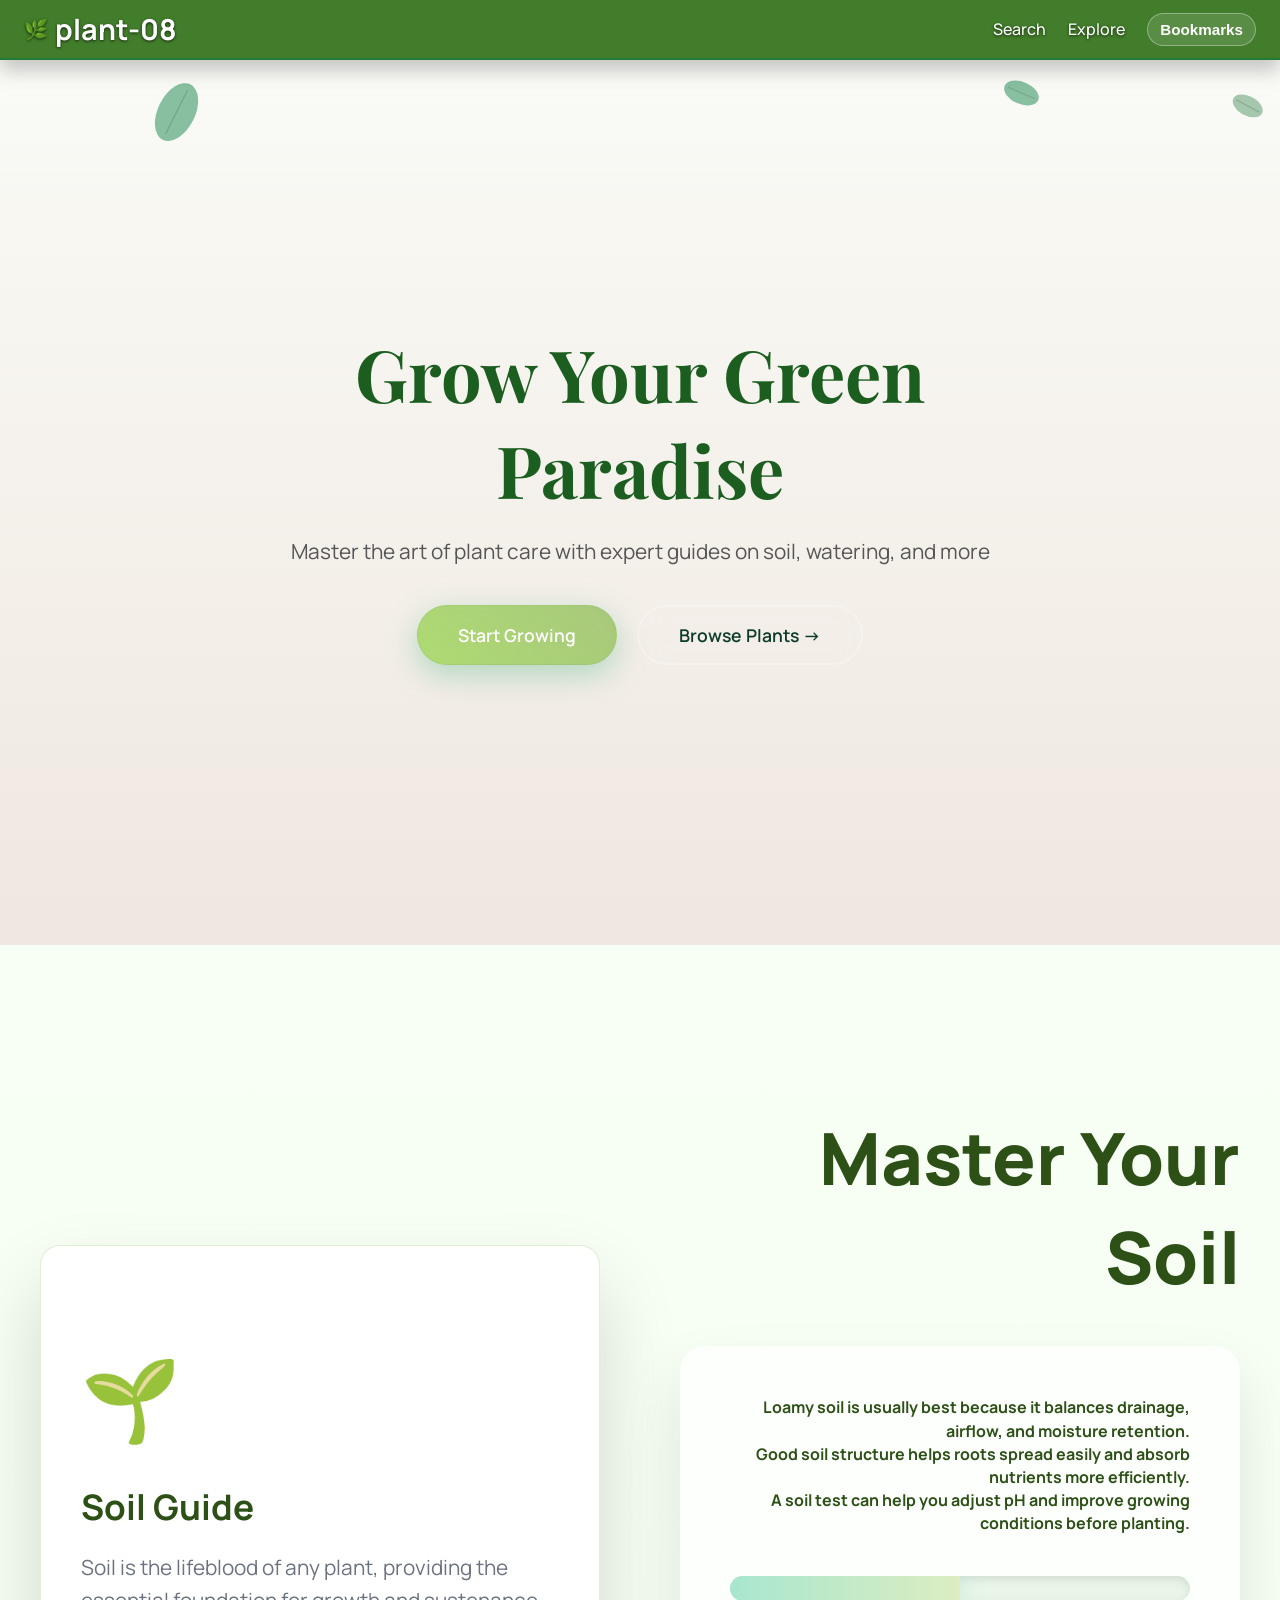
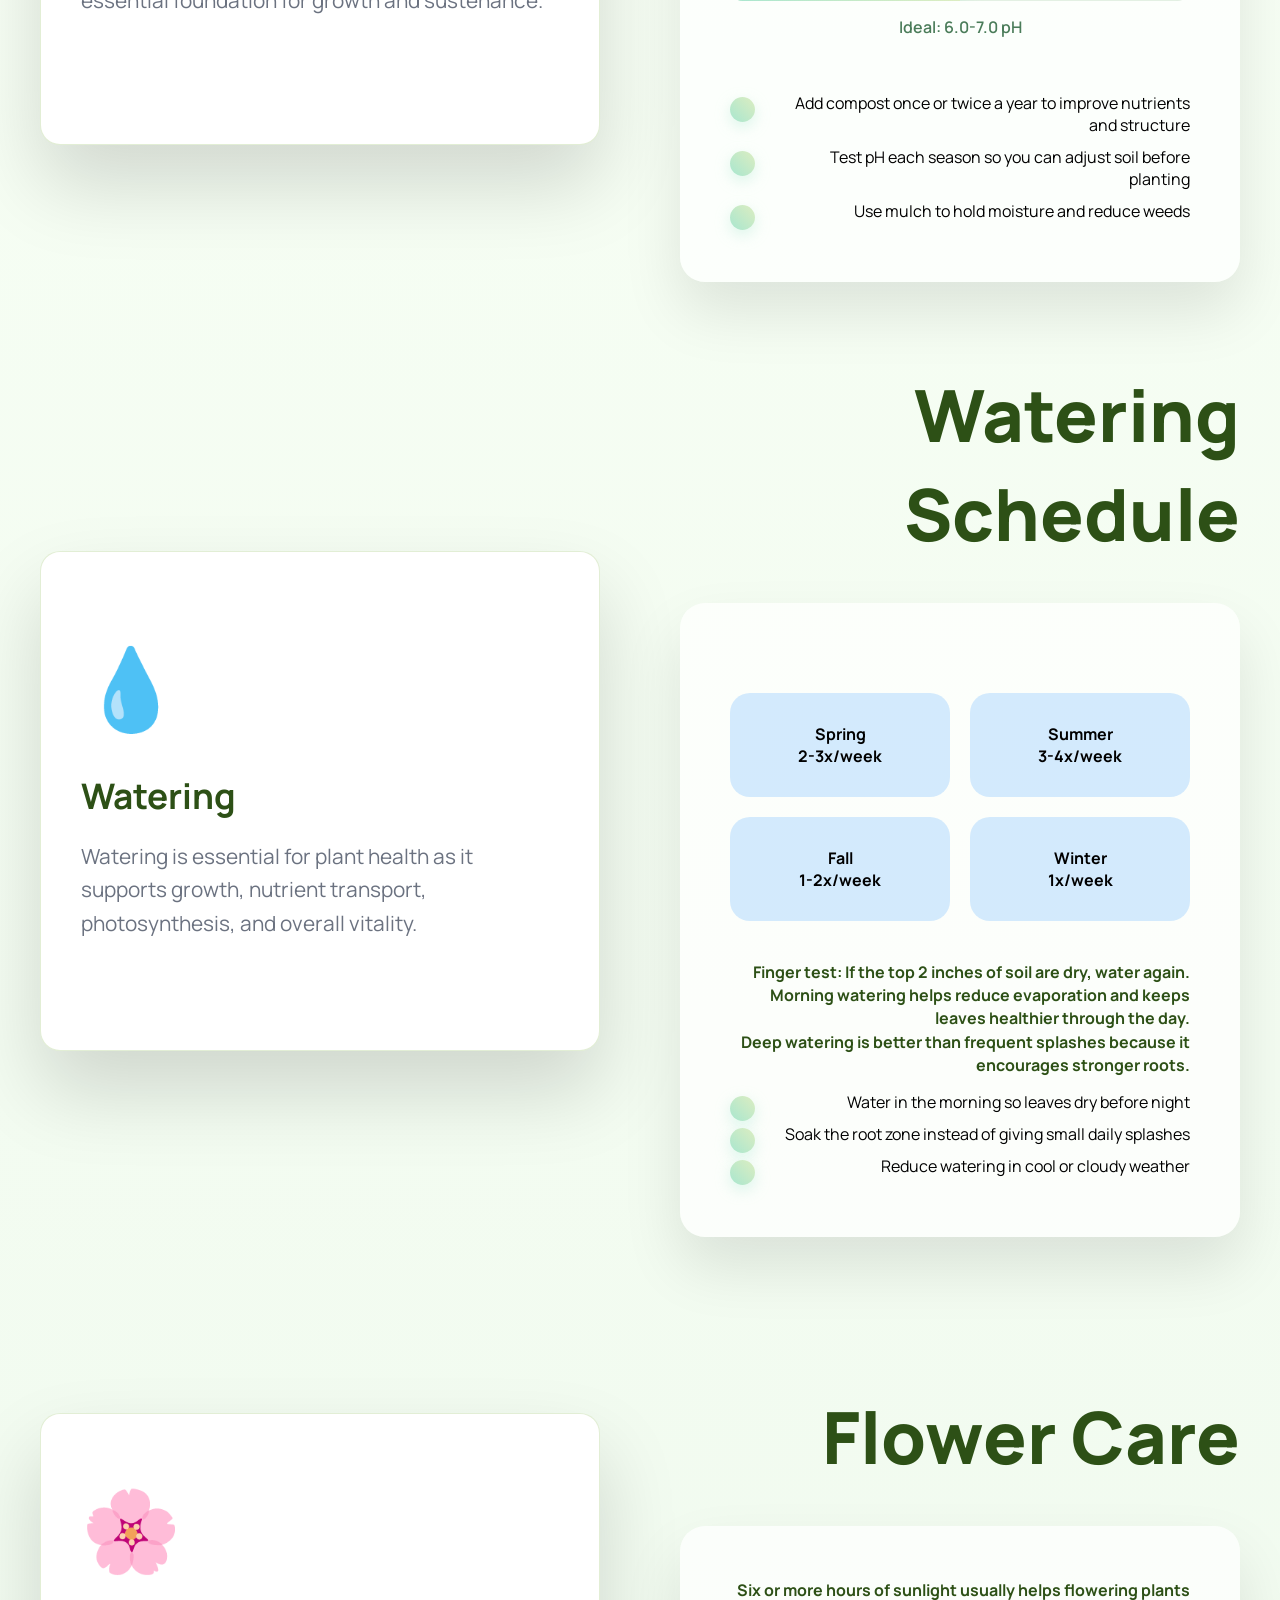
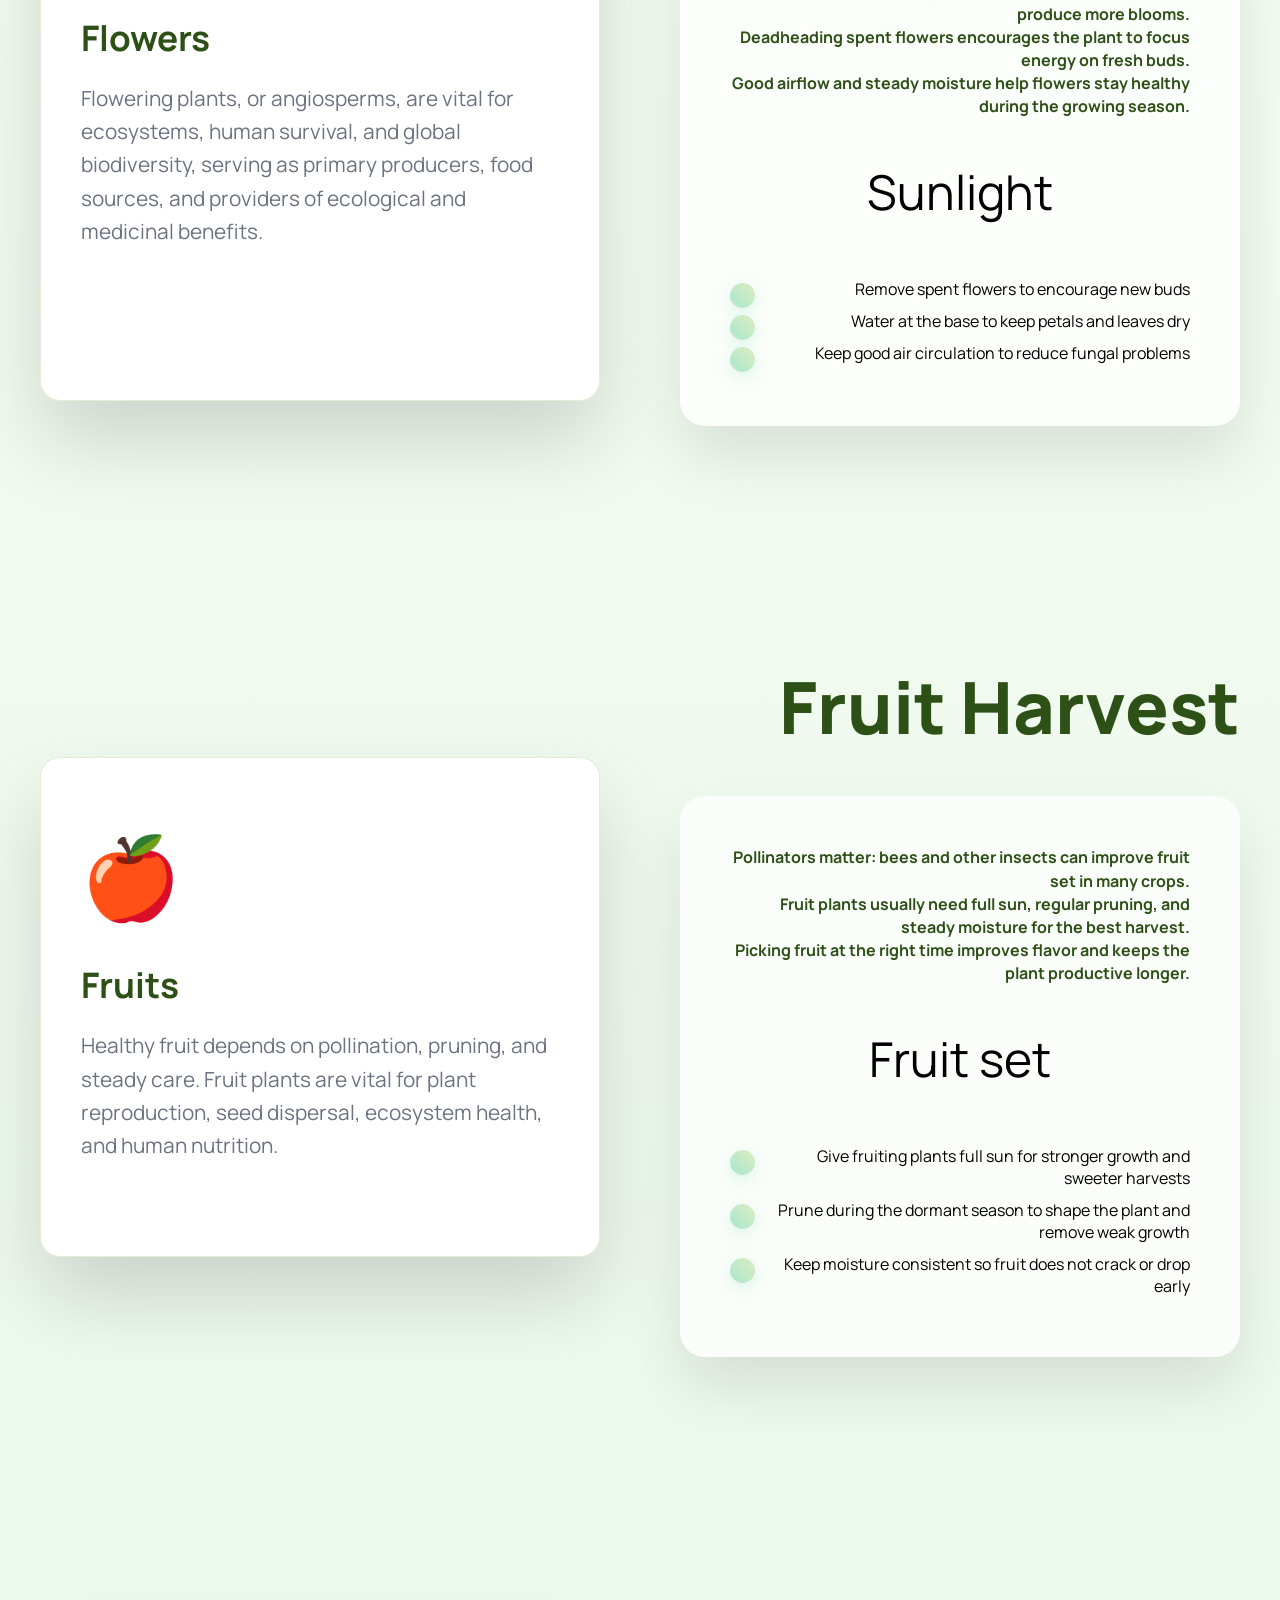
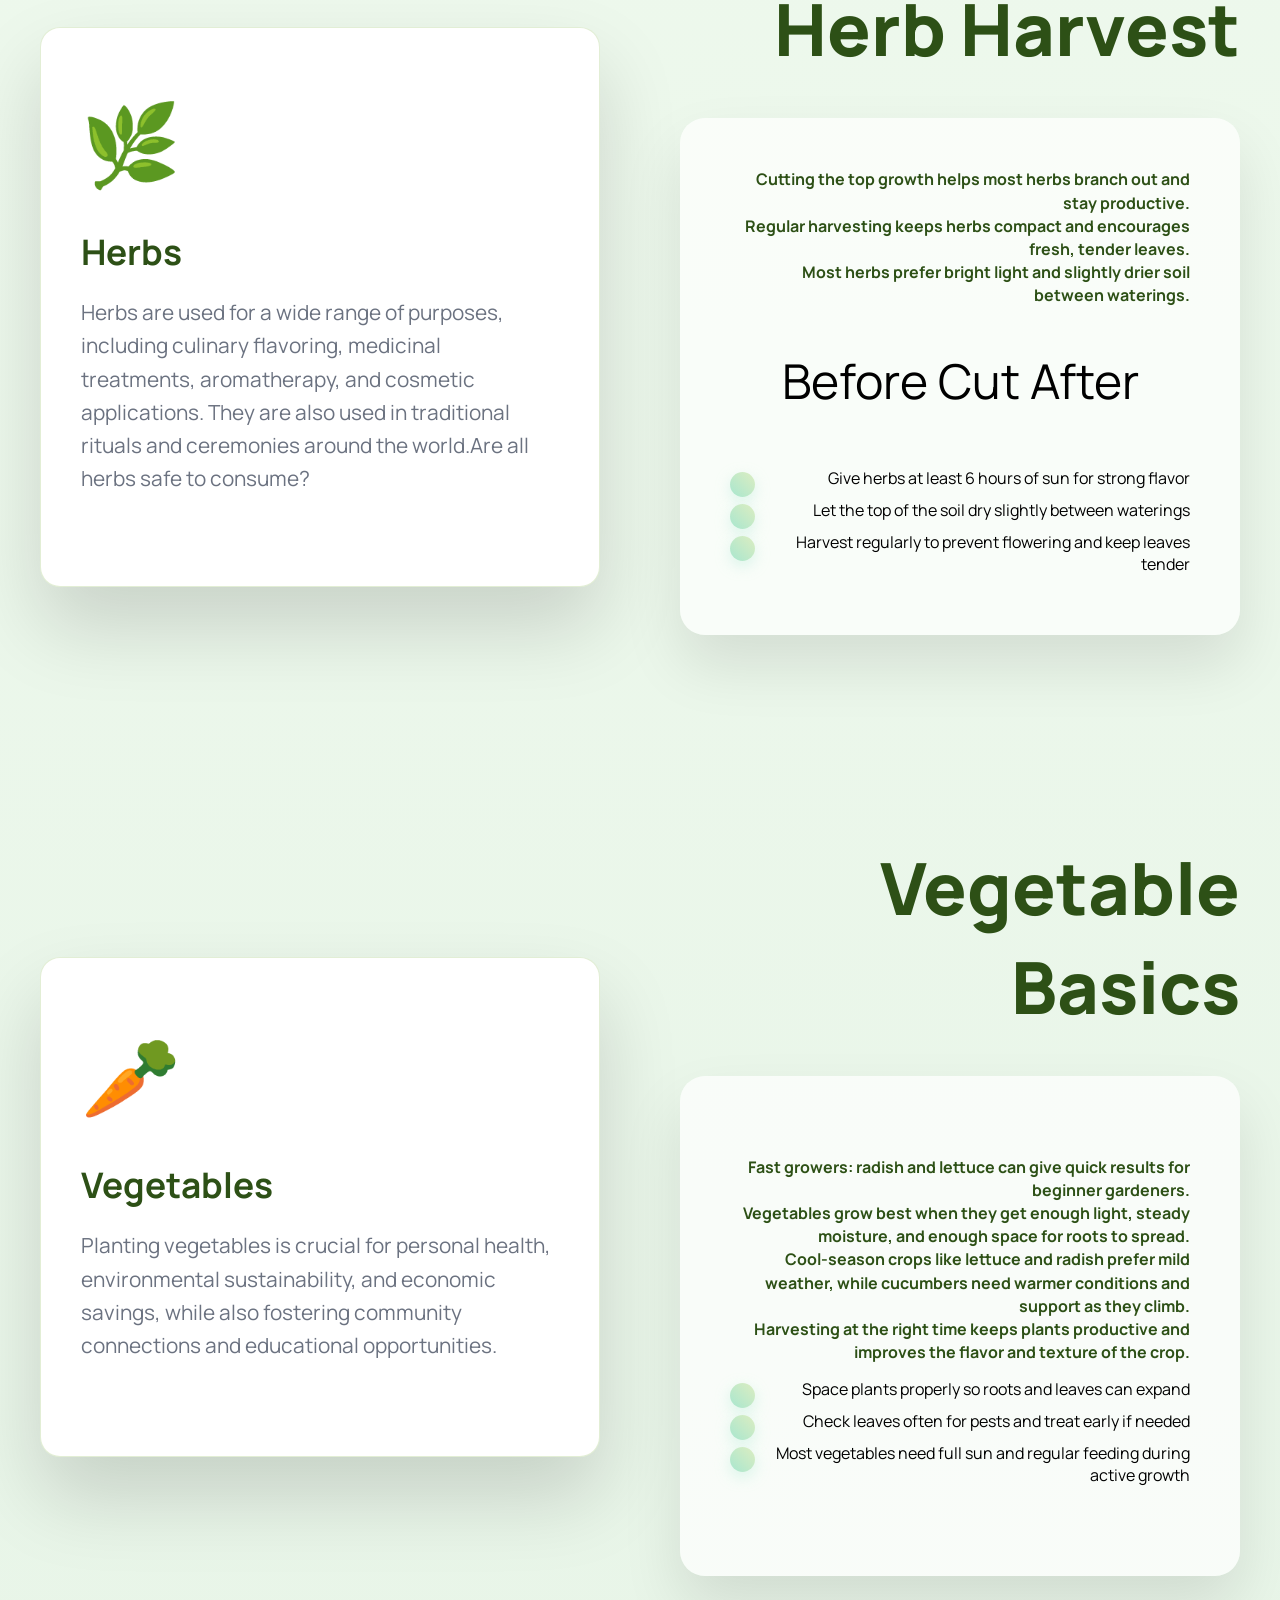
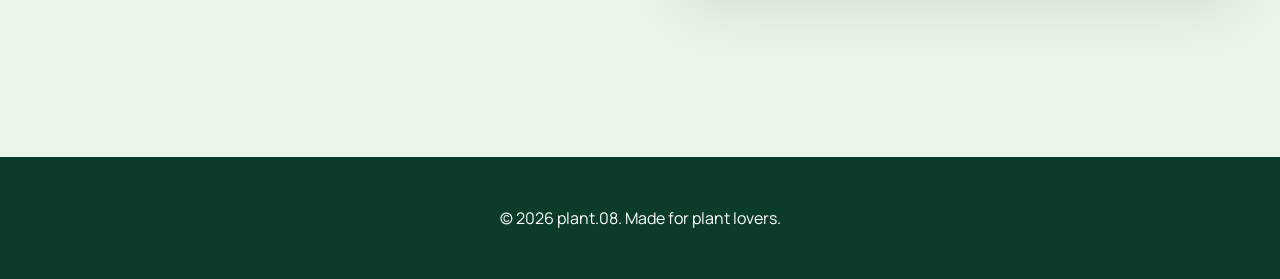
<file: index.html>
<!DOCTYPE html>
<html lang="en">
<head>
    <meta charset="UTF-8">
    <meta name="viewport" content="width=device-width, initial-scale=1.0">
    <title>plant-08 - Your Plant Growing Guide</title>
    <link rel="stylesheet" href="CSS/home.css">
    <link href="https://fonts.googleapis.com/css2?family=Manrope:wght@300;400;500;600;700;800&family=Playfair+Display:wght@400;700&display=swap" rel="stylesheet">
    <link rel="icon" href="plant-08_logo-removebg-preview.png" type="image/x-icon">
<!--     <link href="https://fonts.googleapis.com/css2?family=Poppins:wght@300;400;600;700&display=swap" rel="stylesheet"> -->
</head>
<body>

    <!-- FIXED PLANT WATERMARK -->
    <canvas id="plantWatermark" class="watermark"></canvas>
    
    <div class="hero">
        <div class="hero-bg">
            <canvas id="bgCanvas"></canvas>
        </div>
        <header class="header">
            <div class="logo">
                <div class="leaf-icon">🌿</div>
                <h1>plant-08</h1>
            </div>
            <button class="nav-toggle" type="button" aria-label="Open navigation" aria-controls="primaryNav" aria-expanded="false">
                <span class="nav-toggle-bar"></span>
            </button>
            <nav class="nav" id="primaryNav">
                <a href="browse.html">Search</a>
                <a href="explore.html">Explore</a>
                <button class="bookmarks-open-btn" type="button">Bookmarks</button>
            </nav>
        </header>
        <div class="nav-backdrop" data-nav-backdrop></div>

        <div class="hero-content">
            <h1 class="hero-title">Grow Your Green Paradise</h1>
            <p class="hero-subtitle">Master the art of plant care with expert guides on soil, watering, and more</p>
            <div class="cta-buttons">
                <button class="cta-primary" onclick="window.location.href='browse.html'">Start Growing</button>
                <a href="explore.html" class="cta-secondary" style="text-decoration:none;">Browse Plants →</a>
            </div>
        </div>
    </div>

    <section id="plant-guide" class="plant-guide">
        <!-- Soil - Card LEFT, Description RIGHT -->
    <div class="guide-slide soil-slide">
        <div class="container">
            <div class="slide-content">
                <div class="card-side left-card">
                    <div class="guide-card soil-card">
                        <div class="card-icon">🌱</div>
                        <h3>Soil Guide</h3>
                            <p>Soil is the lifeblood of any plant, providing the essential foundation for growth and sustenance.</p>
                    </div>
                </div>
                <div class="desc-side right-desc">
                        <h2 class="slide-title">Master Your Soil</h2>
                    <div class="desc-content">
                            <p class="highlight">Loamy soil is usually best because it balances drainage, airflow, and moisture retention.</p>
                            <p class="highlight">Good soil structure helps roots spread easily and absorb nutrients more efficiently.</p>
                            <p class="highlight">A soil test can help you adjust pH and improve growing conditions before planting.</p>
                        <div class="ph-meter">
                            <div class="meter-track">
                                <div class="meter-fill"></div>
                            </div>
                            <span class="ph-label">Ideal: 6.0-7.0 pH</span>
                        </div>
                        <ul class="pro-tips">
                                <li>Add compost once or twice a year to improve nutrients and structure</li>
                                <li>Test pH each season so you can adjust soil before planting</li>
                                <li>Use mulch to hold moisture and reduce weeds</li>
                        </ul>
                    </div>
                </div>
            </div>
        </div>
    </div>

        <!-- Watering - Card RIGHT, Description LEFT -->
    <div class="guide-slide watering-slide">
        <div class="container">
            <div class="slide-content ">
                <div class="card-side left-card">
                    <div class="guide-card watering-card">
                        <div class="card-icon">💧</div>
                        <h3>Watering</h3>
                            <p>Watering is essential for plant health as it supports growth, nutrient transport, photosynthesis, and overall vitality.</p>
                    </div>
                </div>
                <div class="desc-side right-desc">
                        <h2 class="slide-title">Watering Schedule</h2>
                    <div class="desc-content">
                        <div class="watering-wheel">
                            <div class="wheel-item spring">Spring<br>2-3x/week</div>
                            <div class="wheel-item summer">Summer<br>3-4x/week</div>
                            <div class="wheel-item autumn">Fall<br>1-2x/week</div>
                            <div class="wheel-item winter">Winter<br>1x/week</div>
                        </div>
                            <p class="highlight"><strong>Finger test:</strong> If the top 2 inches of soil are dry, water again.</p>
                            <p class="highlight">Morning watering helps reduce evaporation and keeps leaves healthier through the day.</p>
                            <p class="highlight">Deep watering is better than frequent splashes because it encourages stronger roots.</p>
                            <ul class="pro-tips">
                                <li>Water in the morning so leaves dry before night</li>
                                <li>Soak the root zone instead of giving small daily splashes</li>
                                <li>Reduce watering in cool or cloudy weather</li>
                            </ul>
                    </div>
                </div>
            </div>
        </div>
    </div>

        <!-- Flowers - Card LEFT, Description RIGHT -->
    <div class="guide-slide flowers-slide">
        <div class="container">
            <div class="slide-content">
                <div class="card-side left-card">
                    <div class="guide-card flowers-card">
                        <div class="card-icon">🌸</div>
                        <h3>Flowers</h3>
                            <p>Flowering plants, or angiosperms, are vital for ecosystems, human survival, and global biodiversity, serving as primary producers, food sources, and providers of ecological and medicinal benefits.</p>
                        <div class="flower-blooms">
                                <span>Rose</span><span>Sunflower</span><span>Tulip</span>
                        </div>
                    </div>
                </div>
                <div class="desc-side right-desc">
                        <h3 class="slide-title">Flower Care</h3>
                    <div class="desc-content">
                            <p class="highlight"><strong>Six or more hours of sunlight</strong> usually helps flowering plants produce more blooms.</p>
                            <p class="highlight">Deadheading spent flowers encourages the plant to focus energy on fresh buds.</p>
                            <p class="highlight">Good airflow and steady moisture help flowers stay healthy during the growing season.</p>
                            <div class="sun-rays">Sunlight</div>
                        <ul class="pro-tips">
                                <li>Remove spent flowers to encourage new buds</li>
                                <li>Water at the base to keep petals and leaves dry</li>
                                <li>Keep good air circulation to reduce fungal problems</li>
                        </ul>
                    </div>
                </div>
            </div>
        </div>
    </div>

        <!-- Fruits - Card RIGHT, Description LEFT -->
    <div class="guide-slide fruits-slide">
        <div class="container">
            <div class="slide-content ">
                <div class="card-side left-card">
                    <div class="guide-card fruits-card">
                        <div class="card-icon">🍎</div>
                        <h3>Fruits</h3>
                            <p>Healthy fruit depends on pollination, pruning, and steady care. Fruit plants are vital for plant reproduction, seed dispersal, ecosystem health, and human nutrition.</p>
                    </div>
                </div>
                <div class="desc-side right-desc">
                        <h2 class="slide-title">Fruit Harvest</h2>
                    <div class="desc-content">
                            <p class="highlight"><strong>Pollinators matter:</strong> bees and other insects can improve fruit set in many crops.</p>
                            <p class="highlight">Fruit plants usually need full sun, regular pruning, and steady moisture for the best harvest.</p>
                            <p class="highlight">Picking fruit at the right time improves flavor and keeps the plant productive longer.</p>
                            <div class="fruit-tree-anim">Fruit set</div>
                        <ul class="pro-tips">
                                <li>Give fruiting plants full sun for stronger growth and sweeter harvests</li>
                                <li>Prune during the dormant season to shape the plant and remove weak growth</li>
                                <li>Keep moisture consistent so fruit does not crack or drop early</li>
                        </ul>
                    </div>
                </div>
            </div>
        </div>
    </div>

        <!-- Herbs - Card LEFT, Description RIGHT -->
    <div class="guide-slide herbs-slide">
        <div class="container">
            <div class="slide-content">
                <div class="card-side left-card">
                    <div class="guide-card herbs-card">
                        <div class="card-icon">🌿</div>
                        <h3>Herbs</h3>
                            <p>Herbs are used for a wide range of purposes, including culinary flavoring, medicinal treatments, aromatherapy, and cosmetic applications. They are also used in traditional rituals and ceremonies around the world.Are all herbs safe to consume?</p>
                    </div>
                </div>
                <div class="desc-side right-desc">
                        <h2 class="slide-title">Herb Harvest</h2>
                    <div class="desc-content">
                            <p class="highlight"><strong>Cutting the top growth</strong> helps most herbs branch out and stay productive.</p>
                            <p class="highlight">Regular harvesting keeps herbs compact and encourages fresh, tender leaves.</p>
                            <p class="highlight">Most herbs prefer bright light and slightly drier soil between waterings.</p>
                        <div class="harvest-demo">
                                <span class="before">Before</span>
                                <span class="scissors">Cut</span>
                                <span class="after">After</span>
                        </div>
                        <ul class="pro-tips">
                                <li>Give herbs at least 6 hours of sun for strong flavor</li>
                                <li>Let the top of the soil dry slightly between waterings</li>
                                <li>Harvest regularly to prevent flowering and keep leaves tender</li>
                        </ul>
                    </div>
                </div>
            </div>
        </div>
    </div>

        <!-- Vegetables - Card RIGHT, Description LEFT -->
    <div class="guide-slide vegetables-slide">
        <div class="container">
            <div class="slide-content ">
                <div class="card-side left-card">
                    <div class="guide-card vegetables-card">
                        <div class="card-icon">🥕</div>
                        <h3>Vegetables</h3>
                            <p>Planting vegetables is crucial for personal health, environmental sustainability, and economic savings, while also fostering community connections and educational opportunities.</p>
                    </div>
                </div>
                <div class="desc-side right-desc">
                        <h3 class="slide-title">Vegetable Basics</h3>
                    <div class="desc-content">
                            <p class="highlight"><strong>Fast growers:</strong> radish and lettuce can give quick results for beginner gardeners.</p>
                    <p class="highlight">Vegetables grow best when they get enough light, steady moisture, and enough space for roots to spread.</p>
                    <p class="highlight">Cool-season crops like lettuce and radish prefer mild weather, while cucumbers need warmer conditions and support as they climb.</p>
                    <p class="highlight">Harvesting at the right time keeps plants productive and improves the flavor and texture of the crop.</p>
                        <ul class="pro-tips">
                                <li>Space plants properly so roots and leaves can expand</li>
                                <li>Check leaves often for pests and treat early if needed</li>
                                <li>Most vegetables need full sun and regular feeding during active growth</li>
                        </ul>
                    </div>
                </div>
            </div>
        </div>
    </div>
</section>

    <footer class="footer">
        <div class="container">
            <p>&copy; 2026 plant.08. Made for plant lovers.</p>
        </div>
    </footer>

    <script>
        // Background animated plants
        class LeavesAnimation {
            constructor() {
                this.canvas = document.getElementById('bgCanvas');
                if (!this.canvas) return;
                this.ctx = this.canvas.getContext('2d');
                this.resizeCanvas();
                this.leaves = [];
                this.initLeaves();
                this.animate();
                window.addEventListener('resize', () => this.resizeCanvas());
            }

            resizeCanvas() {
                this.canvas.width = window.innerWidth;
                this.canvas.height = window.innerHeight;
            }

            initLeaves() {
                for (let i = 0; i < 30; i++) {
                    this.leaves.push({
                        x: Math.random() * this.canvas.width,
                        y: Math.random() * this.canvas.height - this.canvas.height,
                        size: Math.random() * 25 + 10,
                        speed: Math.random() * 1 + 0.5,
                        sway: Math.random() * 0.03 + 0.02,
                        swayAmount: Math.random() * 50 + 30,
                        rotation: Math.random() * Math.PI * 2,
                        rotationSpeed: Math.random() * 0.05 + 0.02,
                        phase: Math.random() * Math.PI * 2,
                        color: ['#6bb18b', '#8fbb9c', '#a8e6cf', '#dcedc1', '#7fbd7f'][Math.floor(Math.random() * 5)]
                    });
                }
            }

            animate() {
                this.ctx.clearRect(0, 0, this.canvas.width, this.canvas.height);
                
                const gradient = this.ctx.createLinearGradient(0, 0, 0, this.canvas.height);
                gradient.addColorStop(0, '#fafbf7');
                gradient.addColorStop(1, '#EFE7E0');
                this.ctx.fillStyle = gradient;
                this.ctx.fillRect(0, 0, this.canvas.width, this.canvas.height);

                this.leaves.forEach(leaf => {
                    this.drawLeaf(leaf);
                    leaf.y += leaf.speed;
                    leaf.x += Math.sin(leaf.phase) * leaf.sway;
                    leaf.phase += 0.02;
                    leaf.rotation += leaf.rotationSpeed;
                    
                    if (leaf.y > this.canvas.height + leaf.size) {
                        leaf.y = -leaf.size;
                        leaf.x = Math.random() * this.canvas.width;
                        leaf.phase = Math.random() * Math.PI * 2;
                    }
                });

                requestAnimationFrame(() => this.animate());
            }

            drawLeaf(leaf) {
                this.ctx.save();
                this.ctx.translate(leaf.x, leaf.y);
                this.ctx.rotate(leaf.rotation);
                this.ctx.globalAlpha = 0.8;

                this.ctx.fillStyle = leaf.color;
                this.ctx.beginPath();
                // Draw a leaf shape
                this.ctx.ellipse(0, 0, leaf.size * 0.6, leaf.size, 0, 0, Math.PI * 2);
                this.ctx.fill();

                // Add a vein down the middle
                this.ctx.strokeStyle = 'rgba(0, 0, 0, 0.2)';
                this.ctx.lineWidth = 1;
                this.ctx.beginPath();
                this.ctx.moveTo(0, -leaf.size * 0.8);
                this.ctx.lineTo(0, leaf.size * 0.8);
                this.ctx.stroke();

                this.ctx.restore();
            }
        }

        function scrollToSection(sectionId) {
            const section = document.getElementById(sectionId);
            if (section) {
                section.scrollIntoView({ behavior: 'smooth' });
            }
        }

        document.addEventListener('DOMContentLoaded', function() {
            new LeavesAnimation();

            // Animate guide slides on scroll
            const observer = new IntersectionObserver((entries) => {
                entries.forEach(entry => {
                    if (entry.isIntersecting) {
                        entry.target.classList.add('animated');
                    }
                });
            });

            document.querySelectorAll('.guide-slide').forEach(slide => {
                observer.observe(slide);
            });

            // Scroll-driven blur reveal on desc-side with synced meter-fill animation
            let meterAnimationTriggered = false;
            const descSides = Array.from(document.querySelectorAll('.desc-side'));

            const clamp = (value, min, max) => Math.min(Math.max(value, min), max);

            const updateDescSideBlur = () => {
                const viewportHeight = window.innerHeight || 1;

                descSides.forEach((descSide) => {
                    const rect = descSide.getBoundingClientRect();
                    const visibleHeight = Math.min(rect.bottom, viewportHeight) - Math.max(rect.top, 0);
                    const maxVisible = Math.min(rect.height || 1, viewportHeight);
                    const revealProgress = clamp(visibleHeight / maxVisible, 0, 1);
                    const blurAmount = (1 - revealProgress) * 4;

                    descSide.style.setProperty('--blur-amount', `${blurAmount.toFixed(2)}px`);

                    if (revealProgress >= 0.6) {
                        descSide.classList.add('revealed');

                        if (!meterAnimationTriggered) {
                            meterAnimationTriggered = true;
                            const meterFill = document.querySelector('.meter-fill');
                            if (meterFill) {
                                meterFill.style.width = '50%';
                            }
                        }
                    }
                });
            };

            let blurTicking = false;
            const handleScrollBlur = () => {
                if (blurTicking) return;
                blurTicking = true;
                requestAnimationFrame(() => {
                    updateDescSideBlur();
                    blurTicking = false;
                });
            };

            window.addEventListener('scroll', handleScrollBlur, { passive: true });
            window.addEventListener('resize', handleScrollBlur);
            updateDescSideBlur();
        });
    </script>
    <script src="JS/bookmarks.js"></script>
    <script src="JS/nav.js"></script>
    
</body>
</html>
</file>
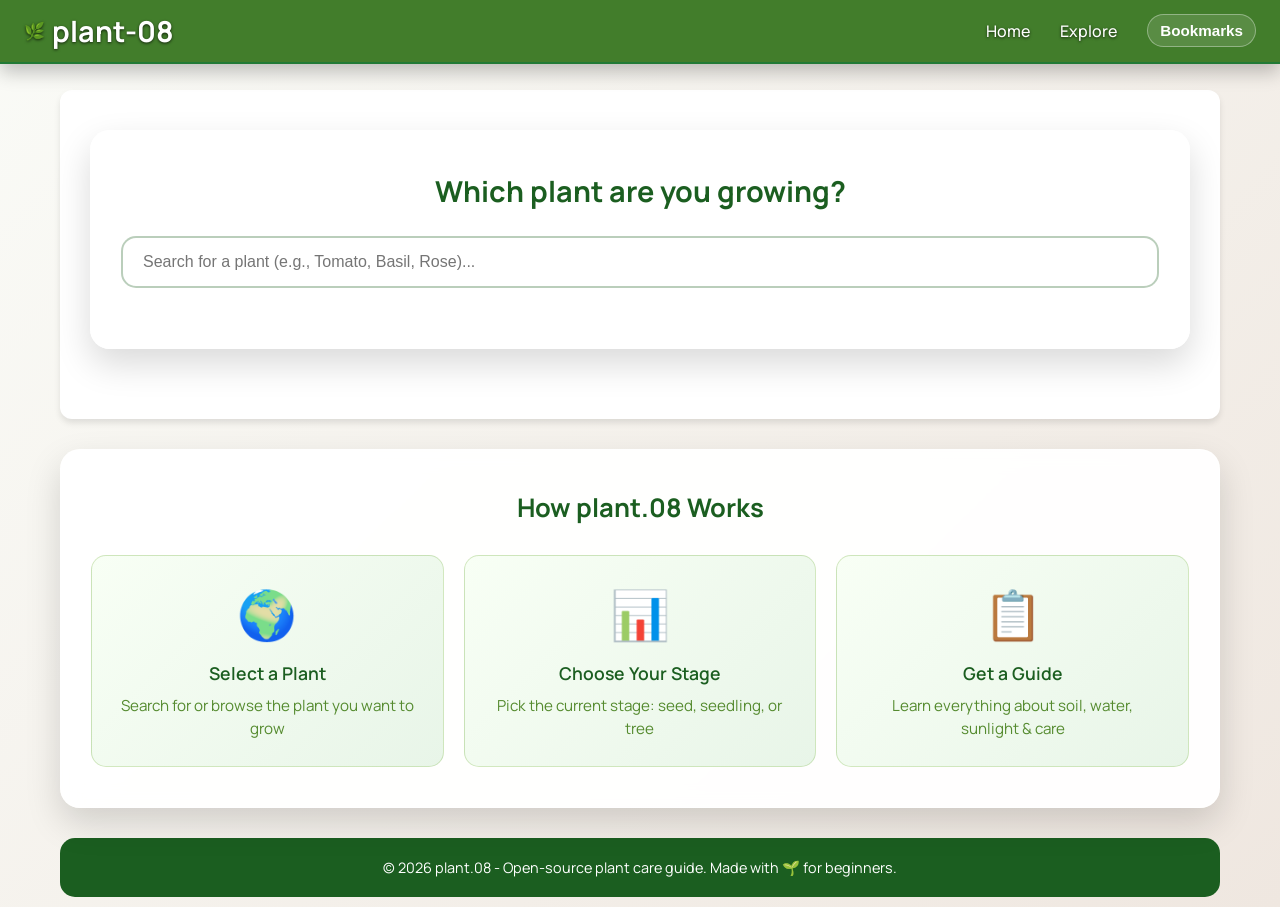
<file: browse.html>
<!DOCTYPE html>
<html lang="en">
<head>
    <meta charset="UTF-8">
    <meta name="viewport" content="width=device-width, initial-scale=1.0">
    <title>plant.08 - Learn Plant Care</title>
    <link rel="stylesheet" href="CSS/style.css">
    <link rel="icon" href="plant-08_logo-removebg-preview.png" type="image/x-icon">
    <link href="https://fonts.googleapis.com/css2?family=Manrope:wght@300;400;500;600;700;800&family=Playfair+Display:wght@400;700&display=swap" rel="stylesheet">
    <!-- <link href="https://fonts.googleapis.com/css2?family=Poppins:wght@300;400;600;700&family=Playfair+Display:wght@700&display=swap" rel="stylesheet"> -->
</head>
<body>
    <div class="container">
        <!-- Header -->
        <header class="header">
            <div class="logo">
                <div class="leaf-icon">🌿</div>
                <h1>plant-08</h1>
            </div>
            <button class="nav-toggle" type="button" aria-label="Open navigation" aria-controls="primaryNav" aria-expanded="false">
                <span class="nav-toggle-bar"></span>
            </button>
            <nav class="nav" id="primaryNav">
                <a href="index.html">Home</a>
                <!-- <a href="browse.html">Search</a> -->
                <a href="explore.html">Explore</a>
                <button class="bookmarks-open-btn" type="button">Bookmarks</button>
            </nav>
        </header>
        <div class="nav-backdrop" data-nav-backdrop></div>

        <!-- Scroll Header -->
        <header class="scroll-header">
            <div class="scroll-left">Browse</div>
        </header>

        <!-- Main Content -->
        <main class="main-content">
            <!-- Search Section -->
            <section class="search-section">
                <h2>Which plant are you growing?</h2>
                
                <!-- Plant Input with Autocomplete -->
                <div class="search-container">
                    <input 
                        type="text" 
                        id="plantSearch" 
                        class="search-input" 
                        placeholder="Search for a plant (e.g., Tomato, Basil, Rose)..."
                        autocomplete="off"
                    >
                    <div id="searchSuggestions" class="search-suggestions"></div>
                </div>

                <!-- Search Button -->
                <button id="selectPlantBtn" class="btn btn-primary" disabled>
                    Get Care Guide
                </button>
            </section>

            <!-- Divider -->
        </main>

        <!-- Features Section -->
        <section class="features">
            <h3>How plant.08 Works</h3>
            <div class="features-grid">
                <div class="feature-card">
                    <div class="feature-icon">🌍</div>
                    <h4>Select a Plant</h4>
                    <p>Search for or browse the plant you want to grow</p>
                </div>
                <div class="feature-card">
                    <div class="feature-icon">📊</div>
                    <h4>Choose Your Stage</h4>
                    <p>Pick the current stage: seed, seedling, or tree</p>
                </div>
                <div class="feature-card">
                    <div class="feature-icon">📋</div>
                    <h4>Get a Guide</h4>
                    <p>Learn everything about soil, water, sunlight & care</p>
                </div>
            </div>
        </section>

        <!-- Footer -->
        <footer class="footer">
            <p>&copy; 2026 plant.08 - Open-source plant care guide. Made with 🌱 for beginners.</p>
        </footer>
    </div>

    <!-- Scripts -->
    <script src="JS/guide-data.js"></script>
    <script src="JS/script.js"></script>
    <script src="JS/browse.js"></script>
    <script src="JS/bookmarks.js"></script>
    <script src="JS/nav.js"></script>
    
</body>
</html>
</file>
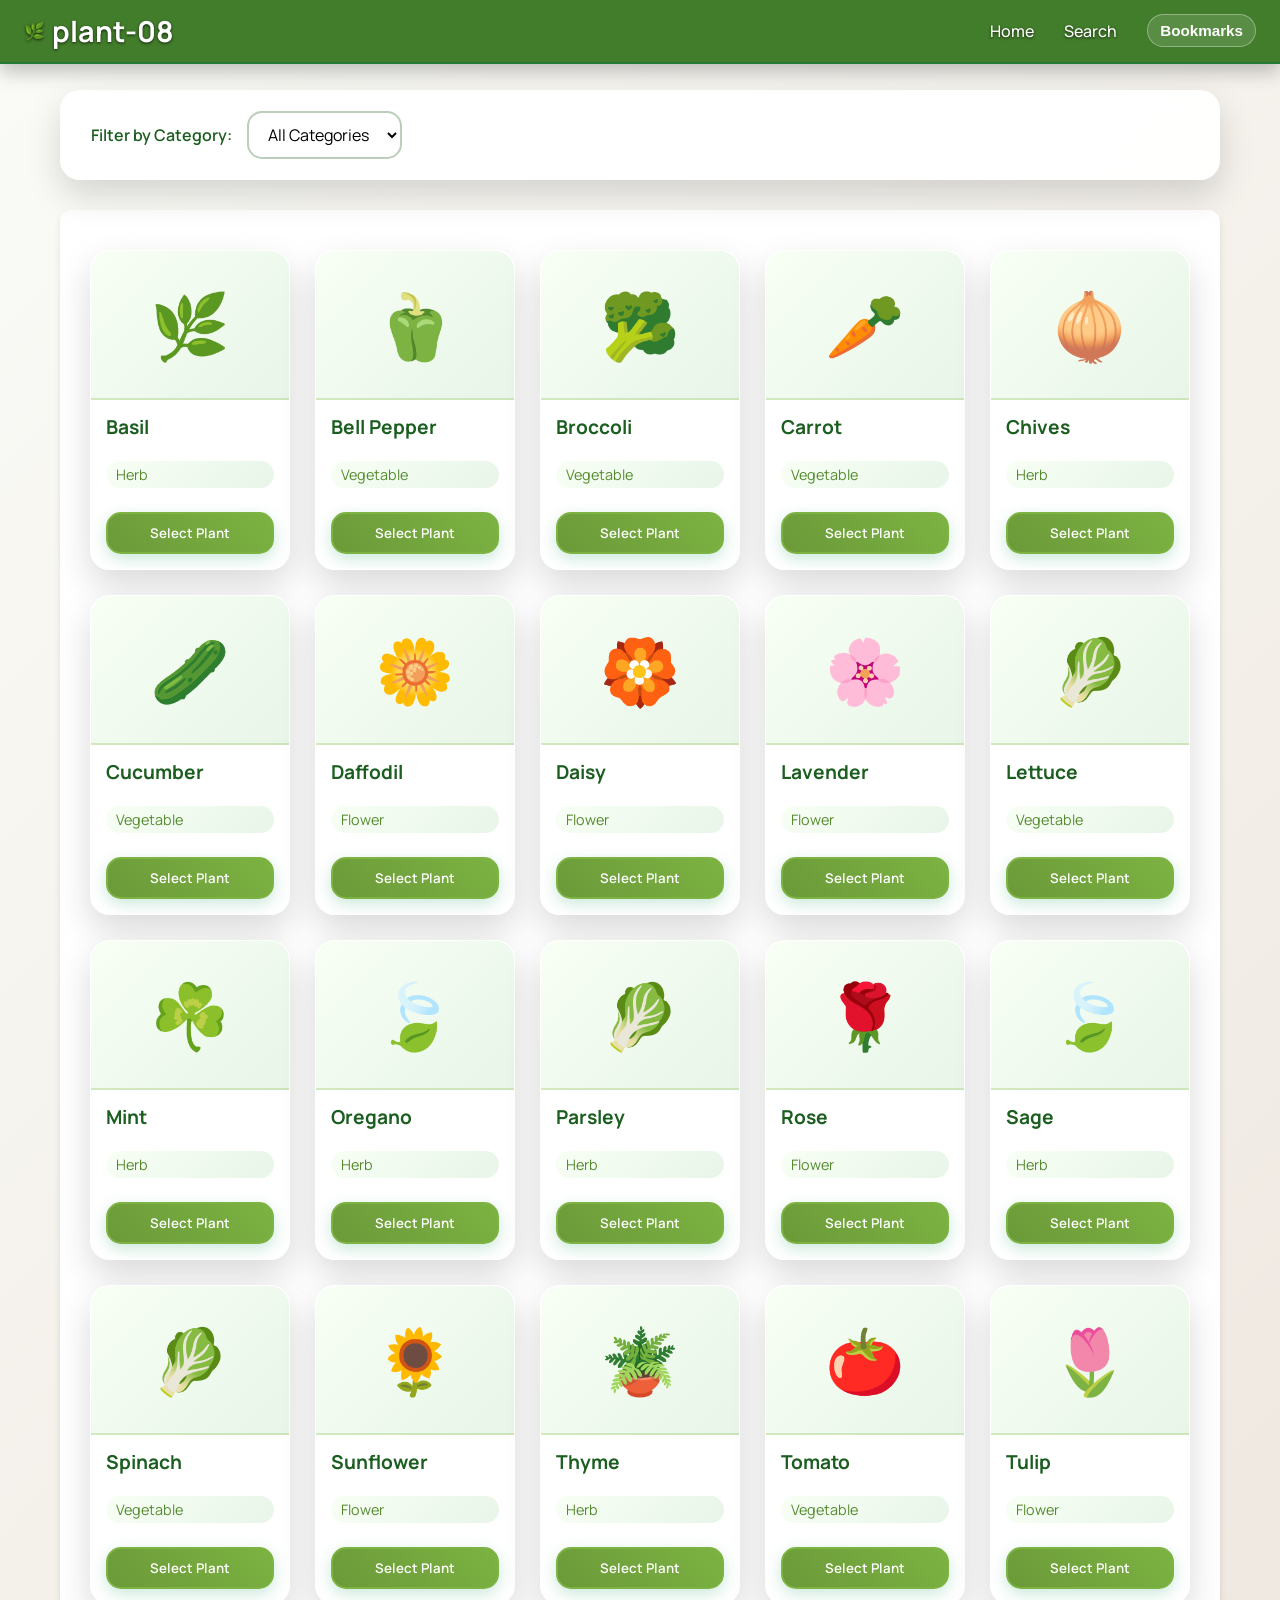
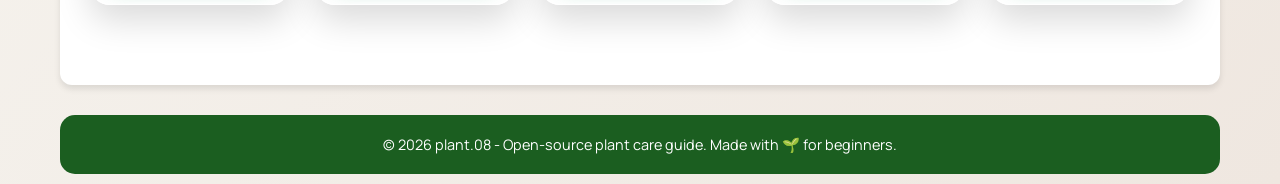
<file: detail.html>
<!DOCTYPE html>
<html lang="en">
<head>
    <meta charset="UTF-8">
    <meta name="viewport" content="width=device-width, initial-scale=1.0">
    <title>Plant Details - plant.08</title>
    <link rel="stylesheet" href="CSS/style.css">
    <link rel="stylesheet" href="CSS/detail.css">
    <link rel="icon" href="plant-08_logo-removebg-preview.png" type="image/x-icon">
    <link href="https://fonts.googleapis.com/css2?family=Manrope:wght@300;400;500;600;700;800&family=Playfair+Display:wght@400;700&display=swap" rel="stylesheet">
</head>
<body>
    <div class="scroll-container">
        <header class="header">
            <div class="logo">
                <div class="leaf-icon">🌿</div>
                <h1>plant-08</h1>
            </div>
            <button class="nav-toggle" type="button" aria-label="Open navigation" aria-controls="primaryNav" aria-expanded="false">
                <span class="nav-toggle-bar"></span>
            </button>
            <nav class="nav" id="primaryNav">
                <a href="index.html">Home</a>
                <a href="browse.html">Search</a>
                <a href="explore.html">Explore</a>
                <button class="bookmarks-open-btn" type="button">Bookmarks</button>
            </nav>
        </header>
        <div class="nav-backdrop" data-nav-backdrop></div>

        <header class="scroll-header">
            <h1 id="scrollPlantName"></h1>
        </header>

        <section class="scroll-section hero-section" id="section-hero">
            <div class="section-content">
                <h1 class="hero-title" id="plantName">Plant Name</h1>
                <p class="hero-category" id="plantCategory">Category</p>
                <p class="hero-tagline" id="plantOverview">Loading plant information...</p>
                <a href="stage.html" class="cta-button" id="heroStartGrowingBtn">Start Growing</a>
                <button class="page-bookmark-btn add-bookmark-btn" type="button">Add Bookmark</button>
                <div class="scroll-indicator">Scroll to plant profile</div>
            </div>
        </section>

        <main class="detail-main" id="detailMain">
            <section class="profile-section">
                <div class="section-headline">
                    <p class="kicker">Plant dossier</p>
                    <h2 id="profileTitle">Detailed Profile</h2>
                    <p id="profileSubtitle">Core identity, growing context, and practical cultivation notes.</p>
                </div>

                <div class="quick-facts" id="quickFactsGrid"></div>
            </section>

            <section class="profile-section split-section">
                <div class="split-card">
                    <h3>About This Plant</h3>
                    <div id="introContent" class="flow-text"></div>
                </div>
                <div class="split-card">
                    <h3>Distribution</h3>
                    <p id="distributionGlobal"></p>
                    <p class="mini-title">Major Indian producing states</p>
                    <ul id="distributionIndia" class="chip-list"></ul>
                </div>
            </section>

            <section class="profile-section">
                <div class="section-headline small">
                    <h3>Growing Conditions</h3>
                    <p>Balanced soil, stable warmth, and sunlight consistency make the biggest difference.</p>
                </div>
                <div class="conditions-grid" id="conditionsGrid"></div>
            </section>

            <section class="profile-section">
                <div class="section-headline small">
                    <h3>Best Growing Seasons In India</h3>
                    <p>Typical sowing and transplant windows for central and northern belts.</p>
                </div>
                <div class="season-grid" id="seasonGrid"></div>
            </section>

            <section class="profile-section split-section">
                <div class="split-card">
                    <h3>Growth Habits</h3>
                    <div id="habitCards" class="habit-grid"></div>
                </div>
                <div class="split-card">
                    <h3>Popular Varieties In India</h3>
                    <ul id="varietyList" class="detail-list"></ul>
                </div>
            </section>

            <section class="profile-section split-section">
                <div class="split-card">
                    <h3>Common Uses</h3>
                    <ul id="useList" class="detail-list"></ul>
                </div>
                <div class="split-card">
                    <h3>Key Challenges</h3>
                    <ul id="riskList" class="detail-list"></ul>
                </div>
            </section>

            <section class="profile-section">
                <div class="section-headline small">
                    <h3>Problems And Solutions</h3>
                    <p>Quick troubleshooting guide for common plant issues.</p>
                </div>
                <div class="problem-solution-grid" id="problemSolutionGrid"></div>
            </section>

            <section class="profile-section">
                <div class="section-headline small">
                    <h3>Benefits</h3>
                    <p>Health and practical value highlights for this plant.</p>
                </div>
                <div class="split-card benefits-card">
                    <ul id="benefitsList" class="detail-list"></ul>
                </div>
            </section>

            <section class="profile-section">
                <div class="summary-card">
                    <h3>Brief</h3>
                    <p id="briefSummary"></p>
                </div>
            </section>
        </main>

        <section class="scroll-section cta-section" id="section-cta">
            <div class="section-content">
                <h2>Ready to grow?</h2>
                <p>Start your growing journey with detailed stage-by-stage guidance.</p>
                <a href="stage.html" class="cta-button" id="startGrowingBtn">Start Growing</a>
            </div>
        </section>

        <!-- <footer class="footer detail-footer">
            <p>&copy; 2026 plant.08 - Open-source plant care guide. Made with care for beginners.</p>
        </footer> -->
    </div>

    <script src="JS/guide-data.js"></script>
    <script src="JS/details-data.js"></script>
    <script src="JS/bookmarks.js"></script>
    <script src="JS/detail.js"></script>
    <script src="JS/nav.js"></script>
</body>
</html>
</file>
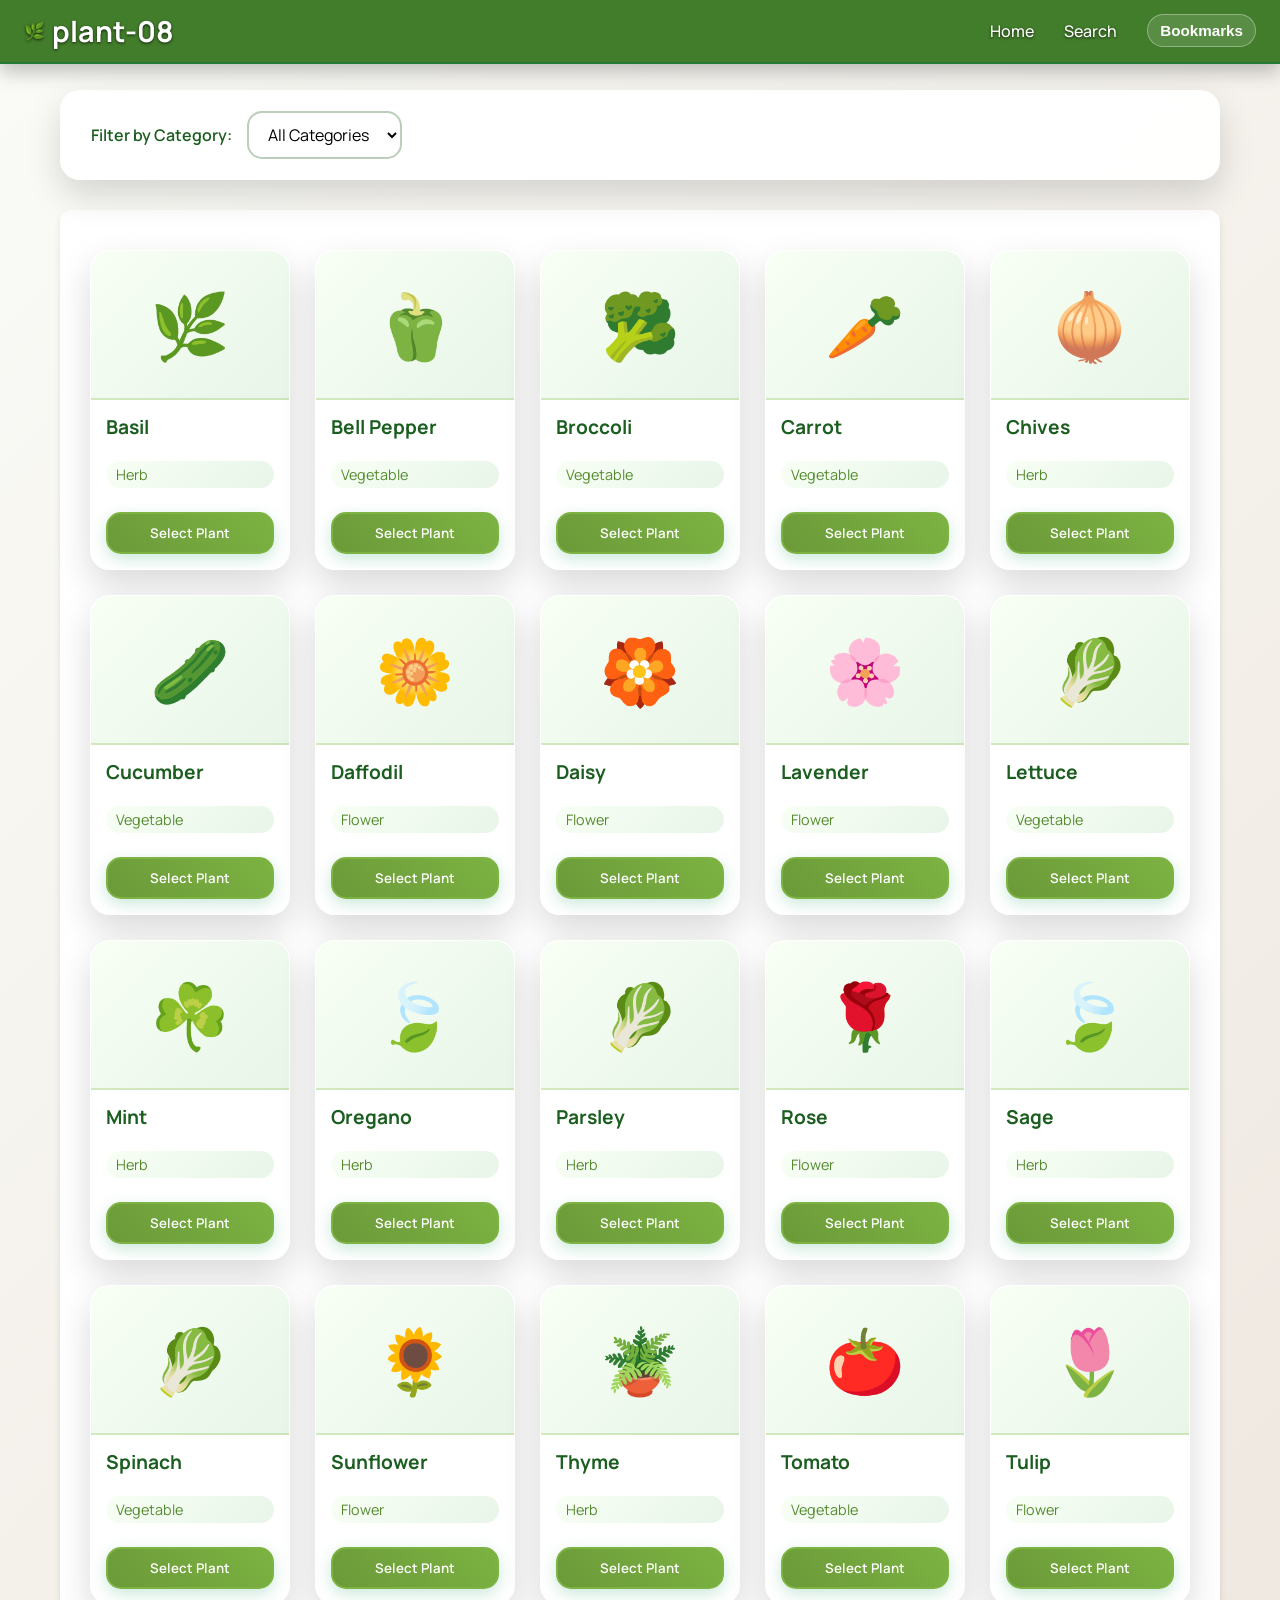
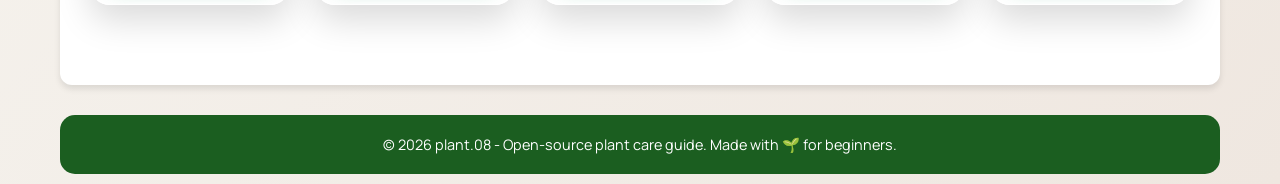
<file: explore.html>
<!DOCTYPE html>
<html lang="en">
<head>
    <meta charset="UTF-8">
    <meta name="viewport" content="width=device-width, initial-scale=1.0">
    <title>Explore Plants - plant.08</title>
    <link rel="stylesheet" href="CSS/style.css">
    <link rel="stylesheet" href="CSS/explore.css">
    <link rel="icon" href="plant-08_logo-removebg-preview.png" type="image/x-icon">
    <link href="https://fonts.googleapis.com/css2?family=Manrope:wght@300;400;500;600;700;800&family=Playfair+Display:wght@400;700&display=swap" rel="stylesheet">
    <!-- <link href="https://fonts.googleapis.com/css2?family=Poppins:wght@300;400;600;700&family=Playfair+Display:wght@700&display=swap" rel="stylesheet"> -->
</head>
<body>
    <div class="container">
        <!-- Header -->
        <header class="header">
            <div class="logo">
                <div class="leaf-icon">🌿</div>
                <h1>plant-08</h1>
            </div>
            <button class="nav-toggle" type="button" aria-label="Open navigation" aria-controls="primaryNav" aria-expanded="false">
                <span class="nav-toggle-bar"></span>
            </button>
            <nav class="nav" id="primaryNav">
                <a href="index.html">Home</a>
                <a href="browse.html">Search</a>
                <!-- <a href="explore.html">Explore</a> -->
                <button class="bookmarks-open-btn" type="button">Bookmarks</button>
            </nav>
        </header>
        <div class="nav-backdrop" data-nav-backdrop></div>

        <!-- Scroll Header -->
        <header class="scroll-header">
            <div class="scroll-left">Explore</div>
            <div class="scroll-right"><div class="filter-container">
                <label for="categoryFilterScroll">Filter by Category:</label>
                <select id="categoryFilterScroll" class="filter-select" style="font-size: 14px;">
                    <option value="">All Categories</option>
                    <option value="Vegetable">Vegetables</option>
                    <option value="Herb">Herbs</option>
                    <option value="Flower">Flowers</option>
                </select>
            </div></div>
        </header>

        <!-- Filter Section -->
        <div class="filter-section">
            <div class="filter-container">
                <label for="categoryFilterTop">Filter by Category:</label>
                <select id="categoryFilterTop" class="filter-select">
                    <option value="">All Categories</option>
                    <option value="Vegetable">Vegetables</option>
                    <option value="Herb">Herbs</option>
                    <option value="Flower">Flowers</option>
                </select>
            </div>
        </div>

        <!-- Plants Grid -->
        <main class="main-content" id="plants-grid-content">
            <div id="plantsGrid" class="plants-grid">
                <!-- Plants will be loaded here by JavaScript -->
            </div>
        </main>

        <!-- Footer -->
        <footer class="footer">
            <p>&copy; 2026 plant.08 - Open-source plant care guide. Made with 🌱 for beginners.</p>
        </footer>
    </div>

    <!-- Scripts -->
    <script src="JS/guide-data.js"></script>
    <script src="JS/explore.js"></script>
    <script src="JS/bookmarks.js"></script>
    <script src="JS/nav.js"></script>
    
</body>
</html>
</file>
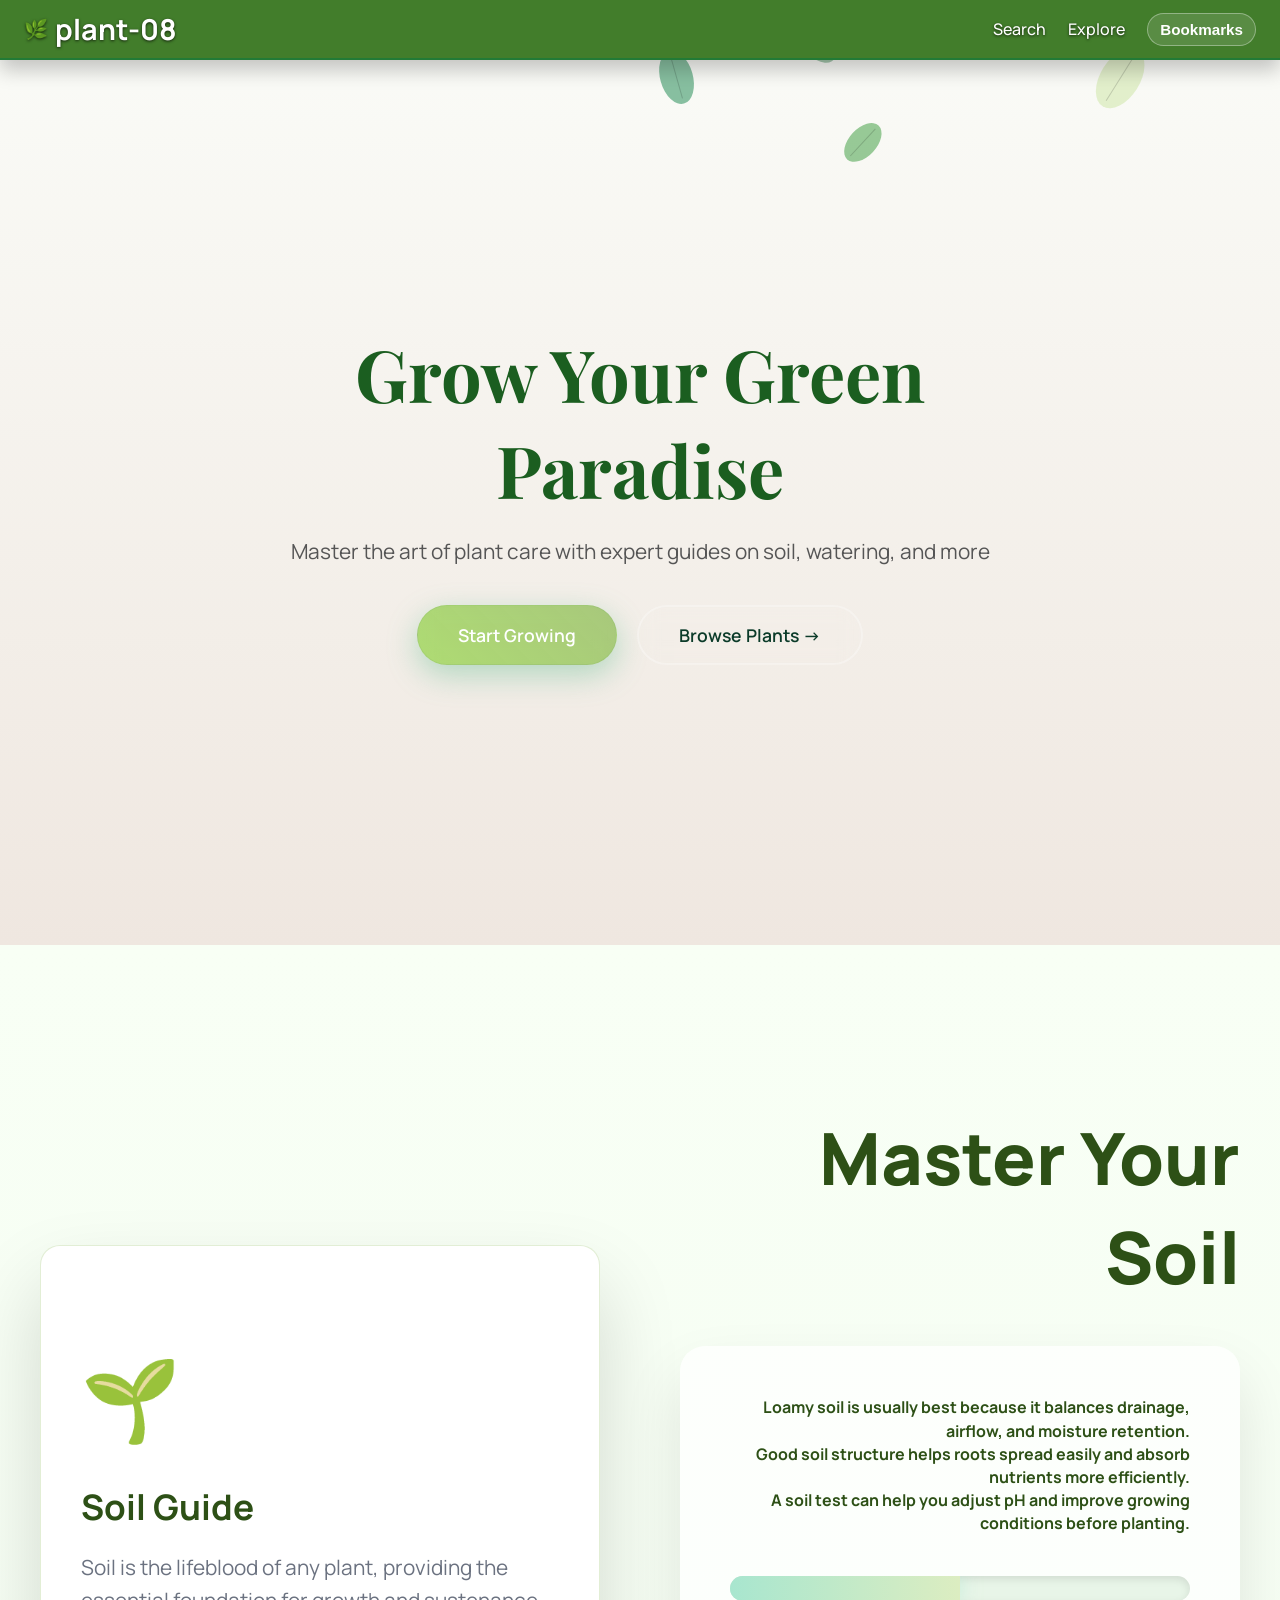
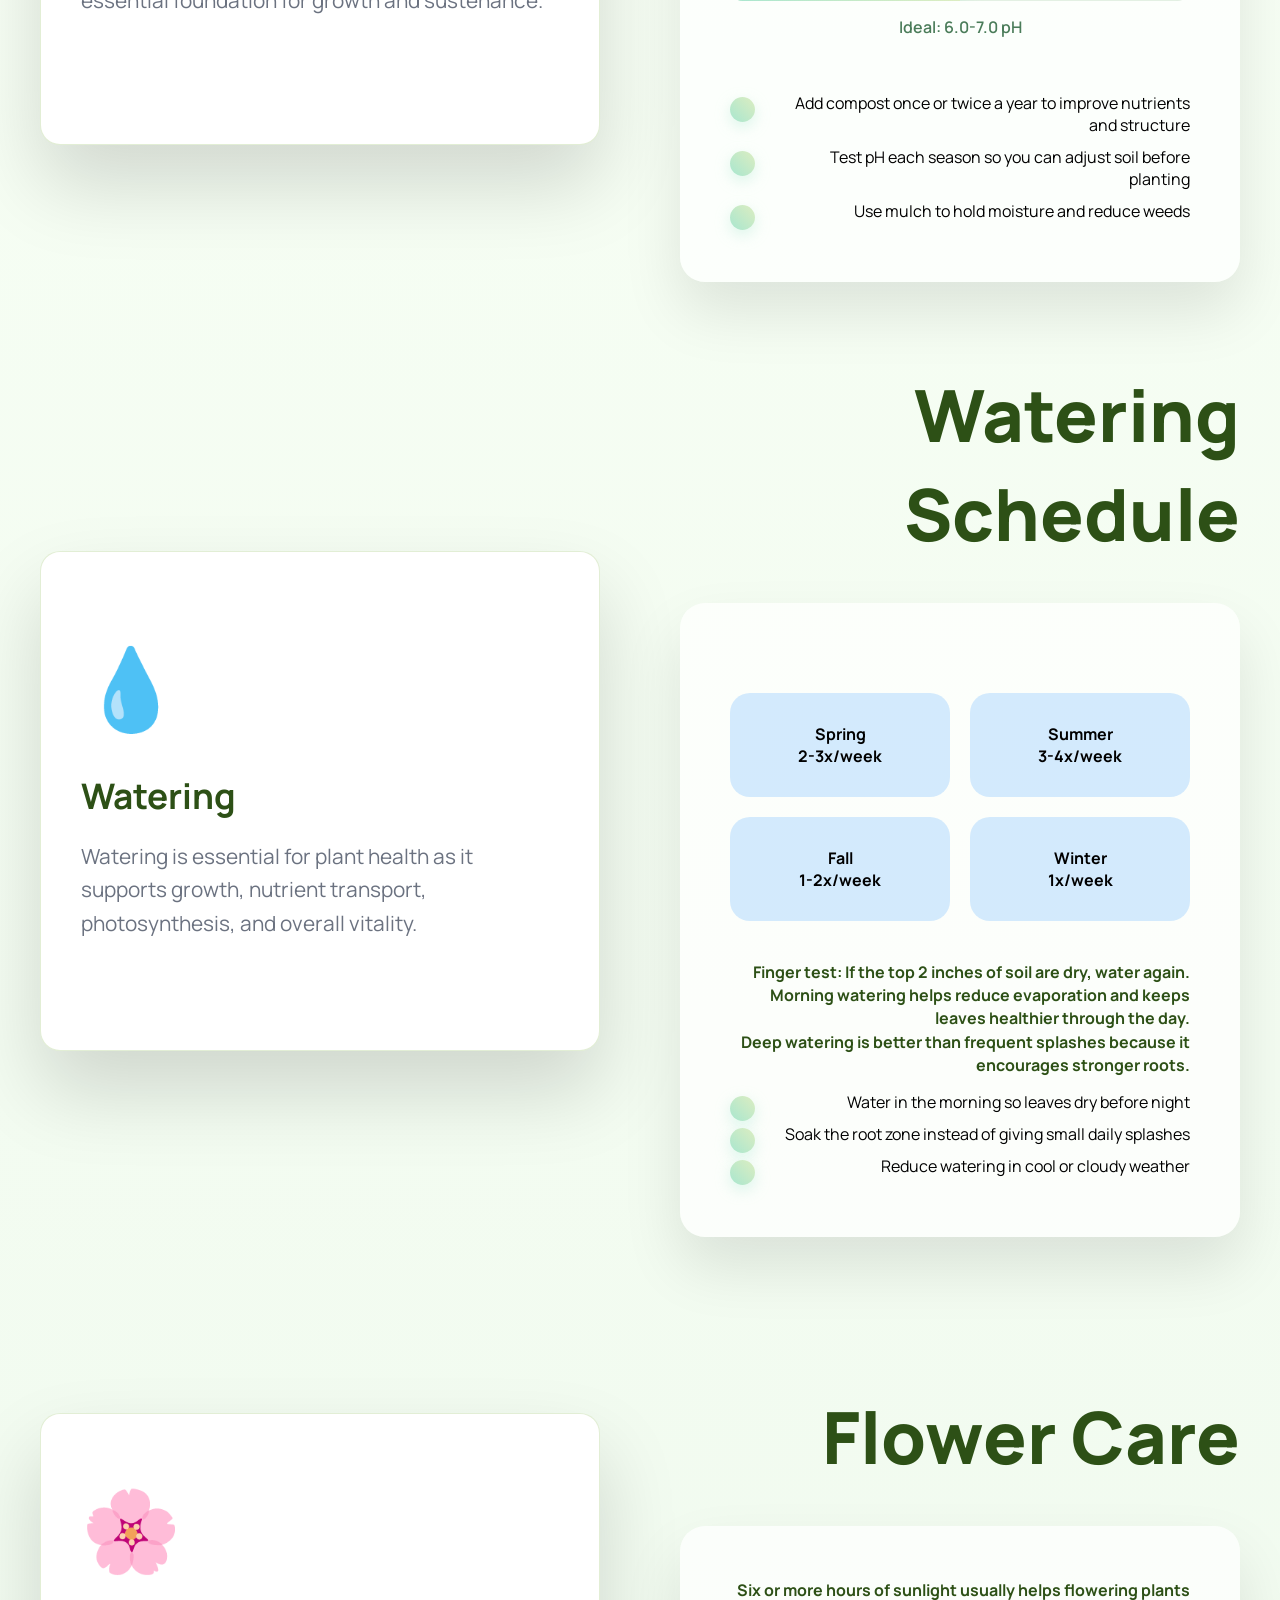
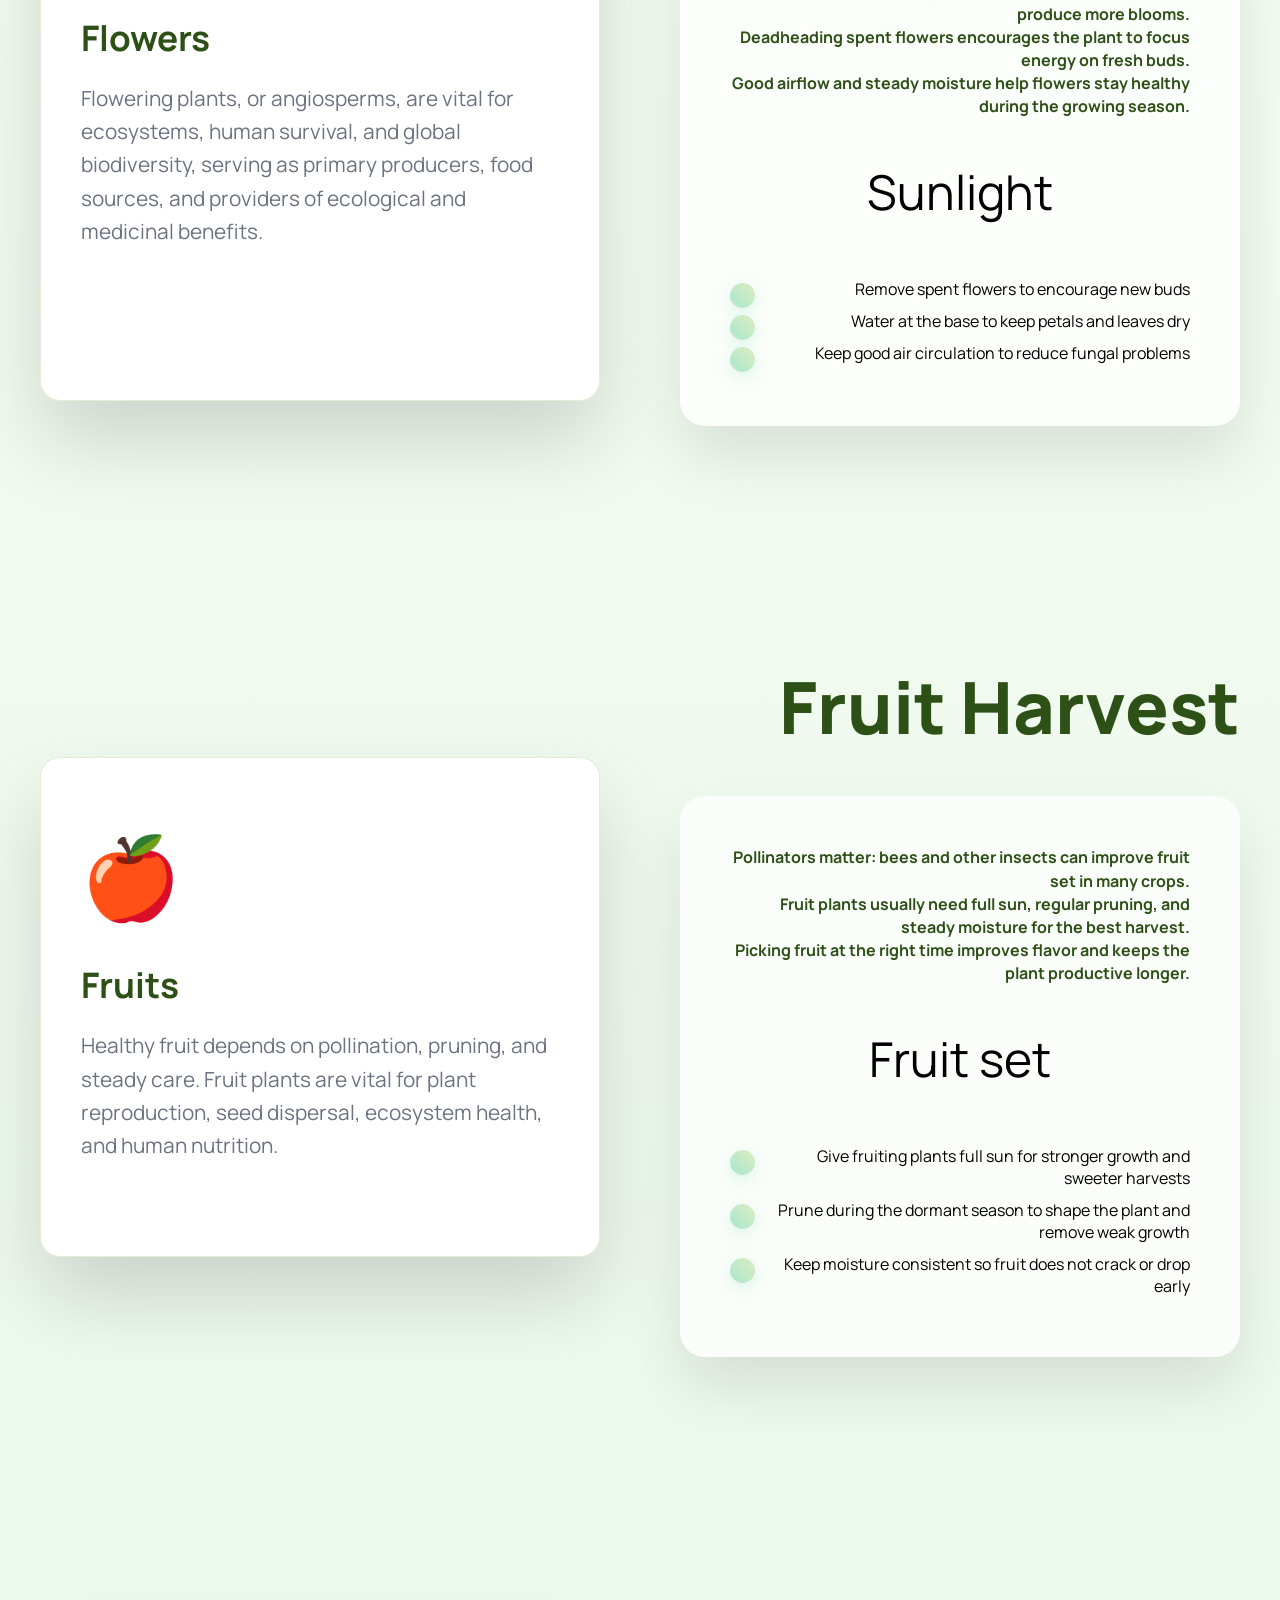
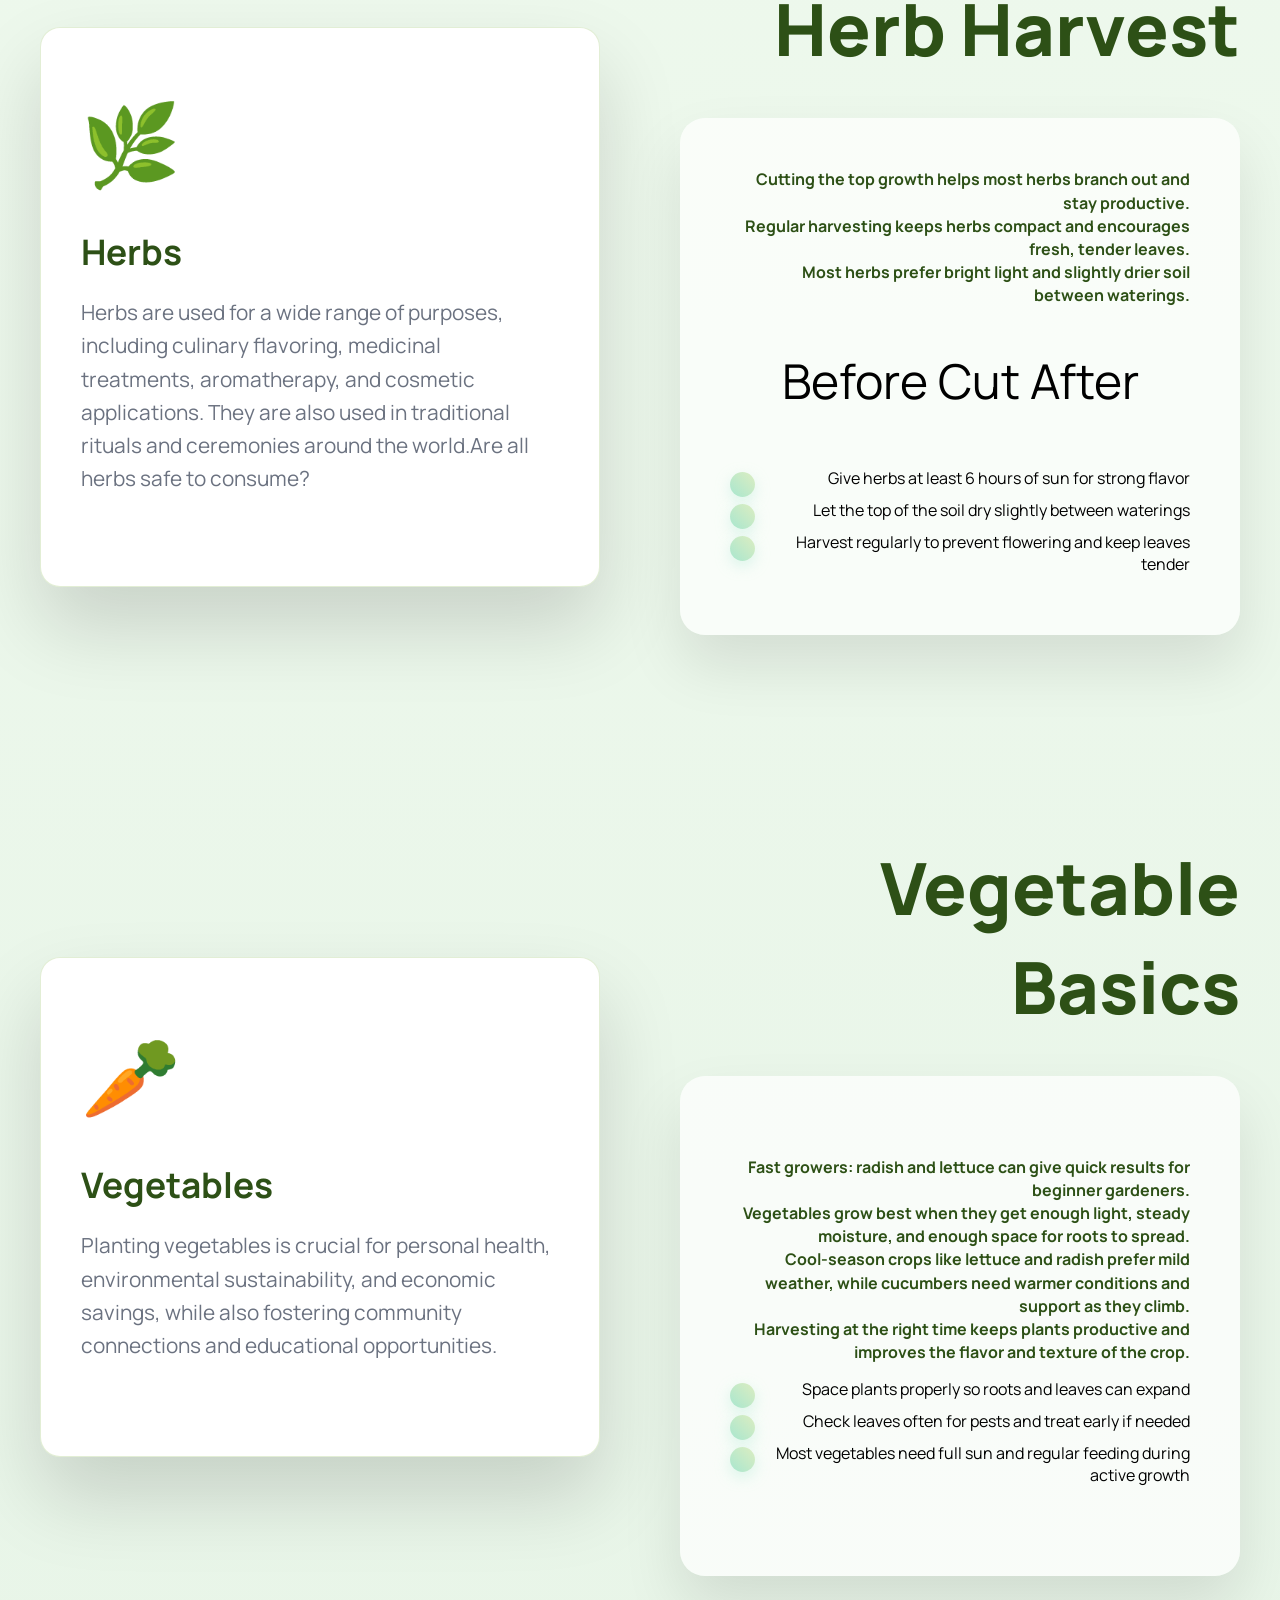
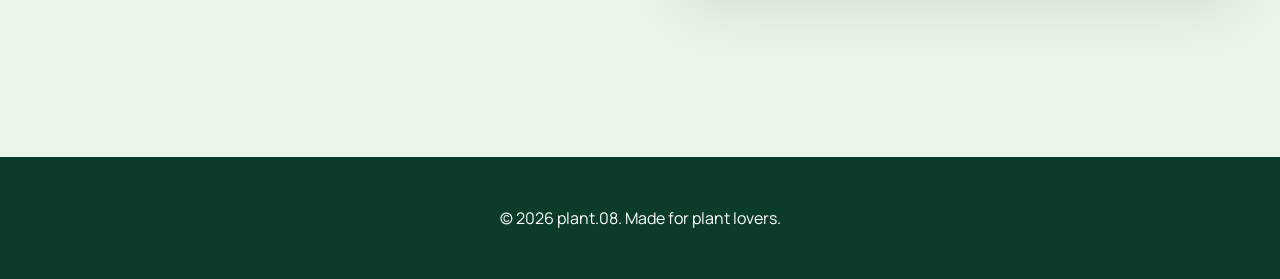
<file: guide.html>
<!DOCTYPE html>
<html lang="en">
<head>
    <meta charset="UTF-8">
    <meta name="viewport" content="width=device-width, initial-scale=1.0">
    <title>Plant Care Guide - plant.08</title>
    <link rel="stylesheet" href="CSS/style.css">
    <link rel="stylesheet" href="CSS/guide.css">
    <link rel="icon" href="plant-08_logo-removebg-preview.png" type="image/x-icon">
    <link href="https://fonts.googleapis.com/css2?family=Manrope:wght@300;400;500;600;700;800&family=Playfair+Display:wght@400;700&display=swap" rel="stylesheet">
    <!-- <link href="https://fonts.googleapis.com/css2?family=Poppins:wght@300;400;600;700&family=Playfair+Display:wght@700&display=swap" rel="stylesheet"> -->
</head>
<body>
    <div class="container">
        <!-- Header -->
        <header class="header">
            <div class="logo">
                <div class="leaf-icon">🌿</div>
                <h1>plant-08</h1>
            </div>
            <button class="nav-toggle" type="button" aria-label="Open navigation" aria-controls="primaryNav" aria-expanded="false">
                <span class="nav-toggle-bar"></span>
            </button>
            <nav class="nav" id="primaryNav">
                <a href="index.html">Home</a>
                <a href="browse.html">Search</a>
                <a href="explore.html">Explore</a>
                <button class="bookmarks-open-btn" type="button">Bookmarks</button>
            </nav>
        </header>
        <div class="nav-backdrop" data-nav-backdrop></div>

        <!-- Scroll Header -->
        <header class="scroll-header">
            <h1 id="scrollPlantName"></h1>
        </header>

        <!-- Guide Content -->
        <main class="main-content guide-content">
            <!-- Page Intro -->
            <section class="overview-section">
                <h1 id="plantTitle">Plant Guide</h1>
                <p id="stageSubtitle">Care guide</p>
                <button class="page-bookmark-btn add-bookmark-btn" type="button">Add Bookmark</button>
            </section>

            <!-- Care Instructions Grid -->
            <section class="care-section">
                <div class="care-grid">
                    <!-- Soil -->
                    <div class="care-card">
                        <div class="care-icon">🪴</div>
                        <h3>Soil</h3>
                        <div class="care-description">Important for nutrient availability and drainage</div>
                        <div id="soilInfo" class="care-info"></div>
                    </div>

                    <!-- Water -->
                    <div class="care-card">
                        <div class="care-icon">💧</div>
                        <h3>Water</h3>
                        <div class="care-description">Proper hydration is essential for plant health and growth</div>
                        <div id="waterInfo" class="care-info"></div>
                    </div>

                    <!-- Sunlight -->
                    <div class="care-card">
                        <div class="care-icon">☀️</div>
                        <h3>Sunlight</h3>
                        <div class="care-description">Adequate light promotes photosynthesis and growth</div>
                        <div id="sunlightInfo" class="care-info"></div>
                    </div>

                    <!-- Environment -->
                    <div class="care-card">
                        <div class="care-icon">🌍</div>
                        <h3>Environment</h3>
                        <div class="care-description">Right conditions ensure optimal plant development</div>
                        <div id="environmentInfo" class="care-info"></div>
                    </div>

                    <!-- Temperature -->
                    <div class="care-card">
                        <div class="care-icon">🌡️</div>
                        <h3>Temperature</h3>
                        <div class="care-description">Stable temperatures support healthy plant growth</div>
                        <div id="temperatureInfo" class="care-info"></div>
                    </div>

                    <!-- Pest Checks -->
                    <div class="care-card">
                        <div class="care-icon">🐛</div>
                        <h3>Pest Checks</h3>
                        <div class="care-description">Regular monitoring prevents pest damage</div>
                        <div id="pestInfo" class="care-info"></div>
                    </div>
                </div>
            </section>

            <!-- Additional Tips -->
            <section class="tips-section">
                <h2>Additional Tips</h2>
                <div id="tipsContent" class="tips-list"></div>
            </section>
        </main>

        <!-- Navigation -->
        <section class="navigation-section">
            <a href="stage.html" class="btn btn-secondary">← Change Stage</a>
            <a href="index.html" class="btn btn-secondary">Back to Home</a>
        </section>

        <!-- Footer -->
        <footer class="footer">
            <p>&copy; 2026 plant.08 - Open-source plant care guide. Made with 🌱 for beginners.</p>
        </footer>
    </div>

    <!-- Scripts -->
    <script src="JS/guide-data.js"></script>
    <script src="JS/bookmarks.js"></script>
    <script src="JS/guide.js"></script>
    <script src="JS/nav.js"></script>
    
</body>
</html>
</file>
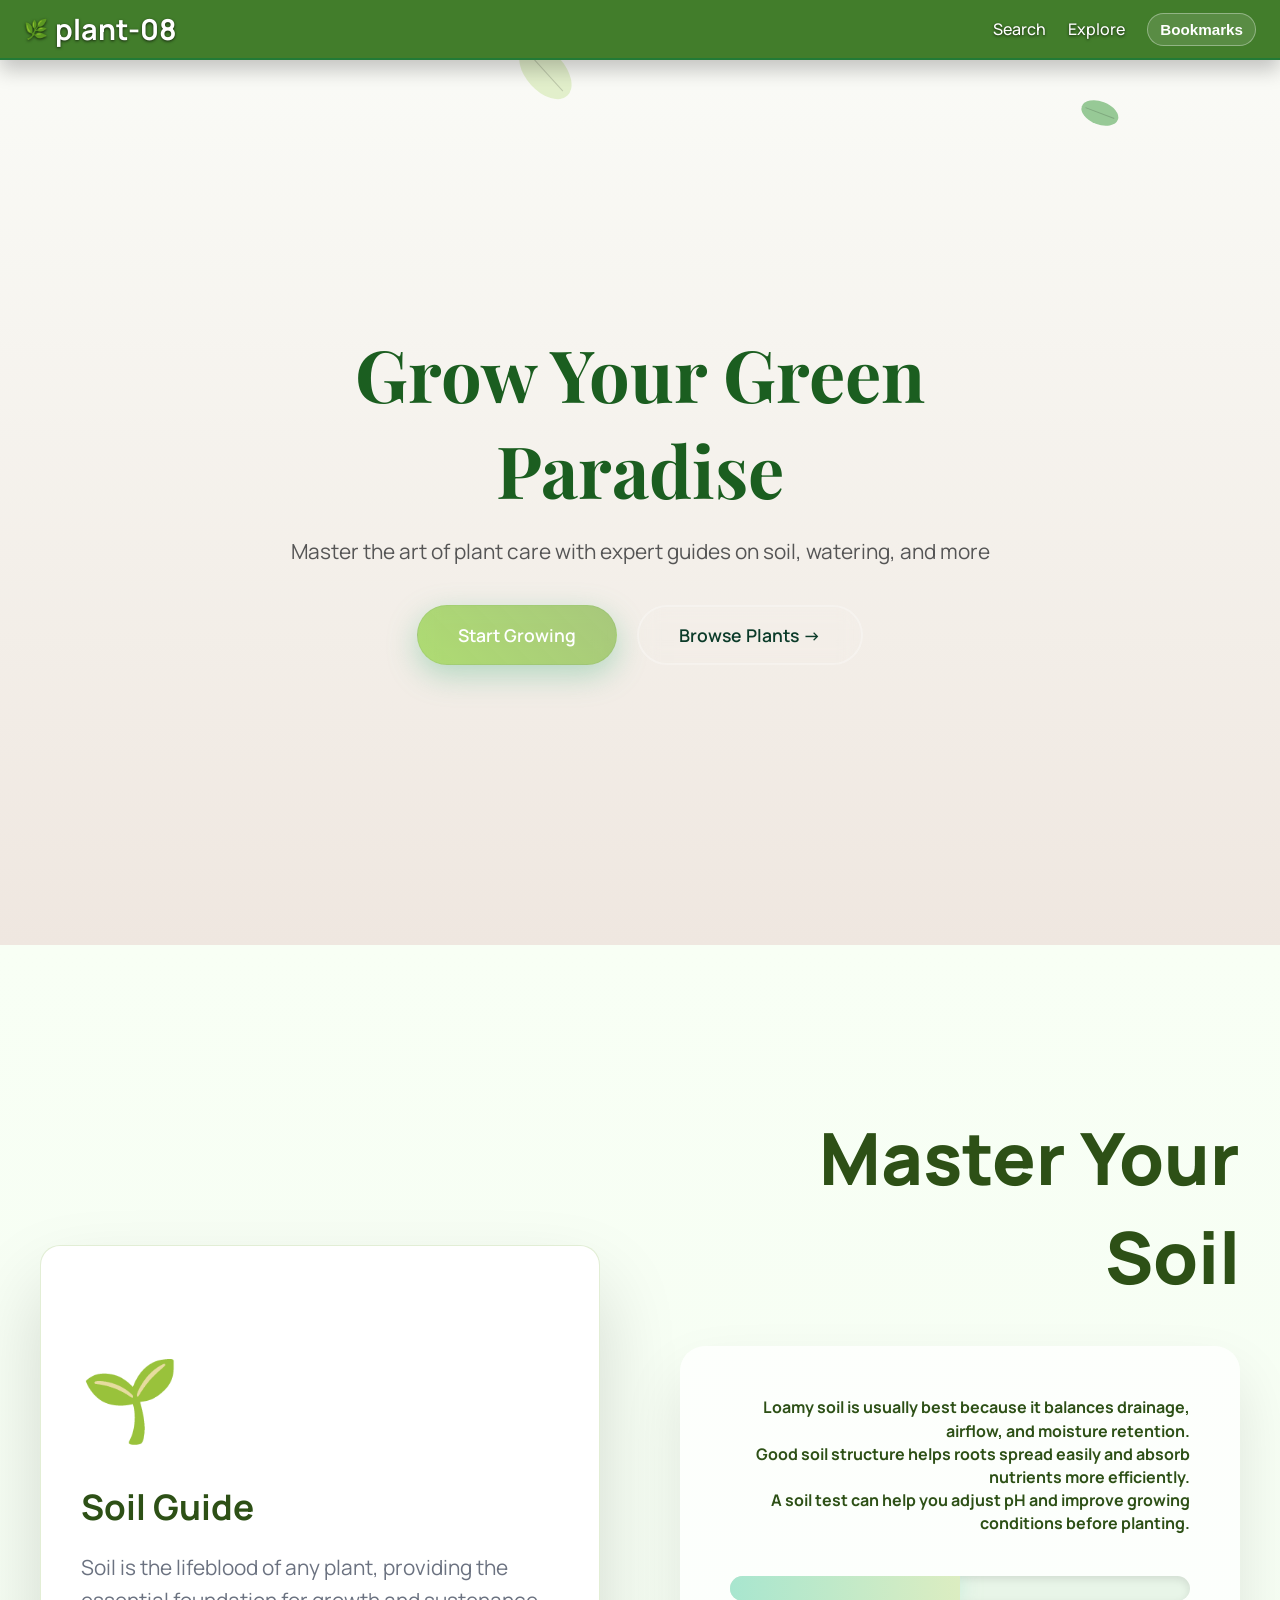
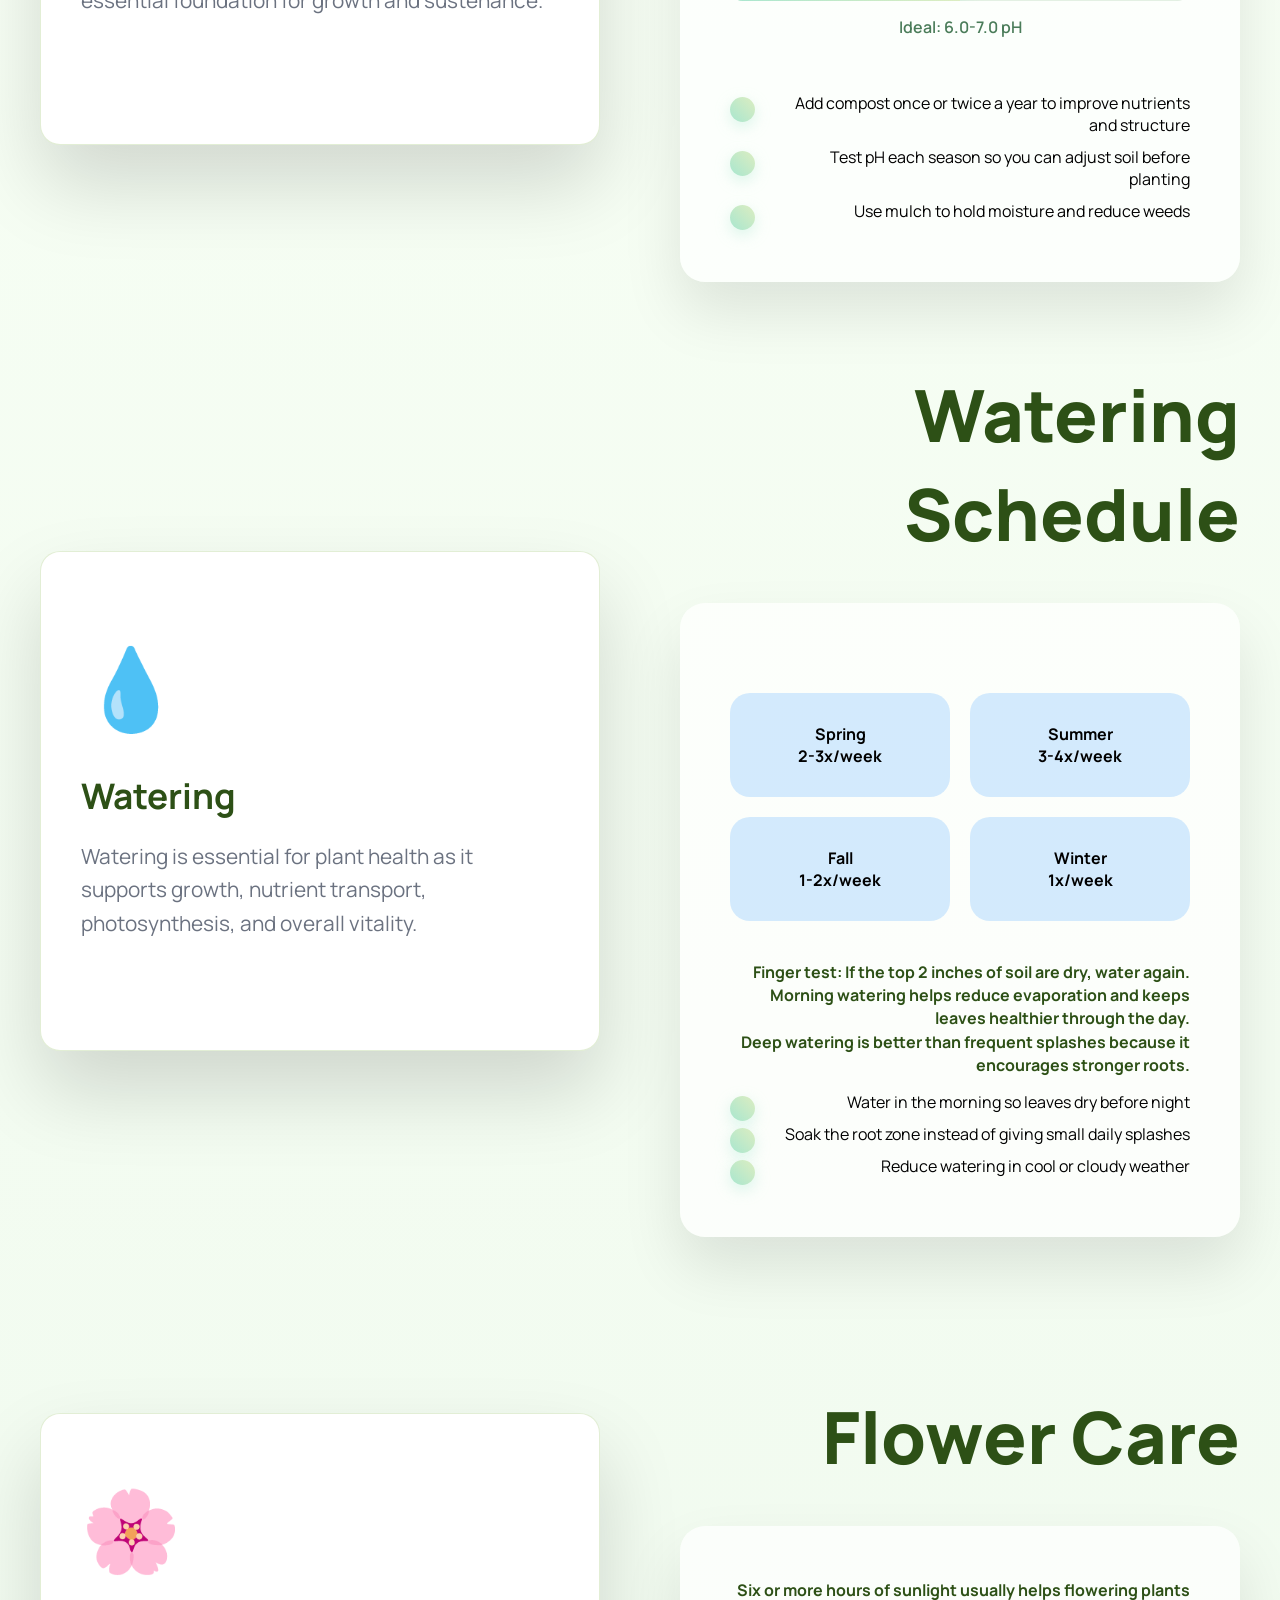
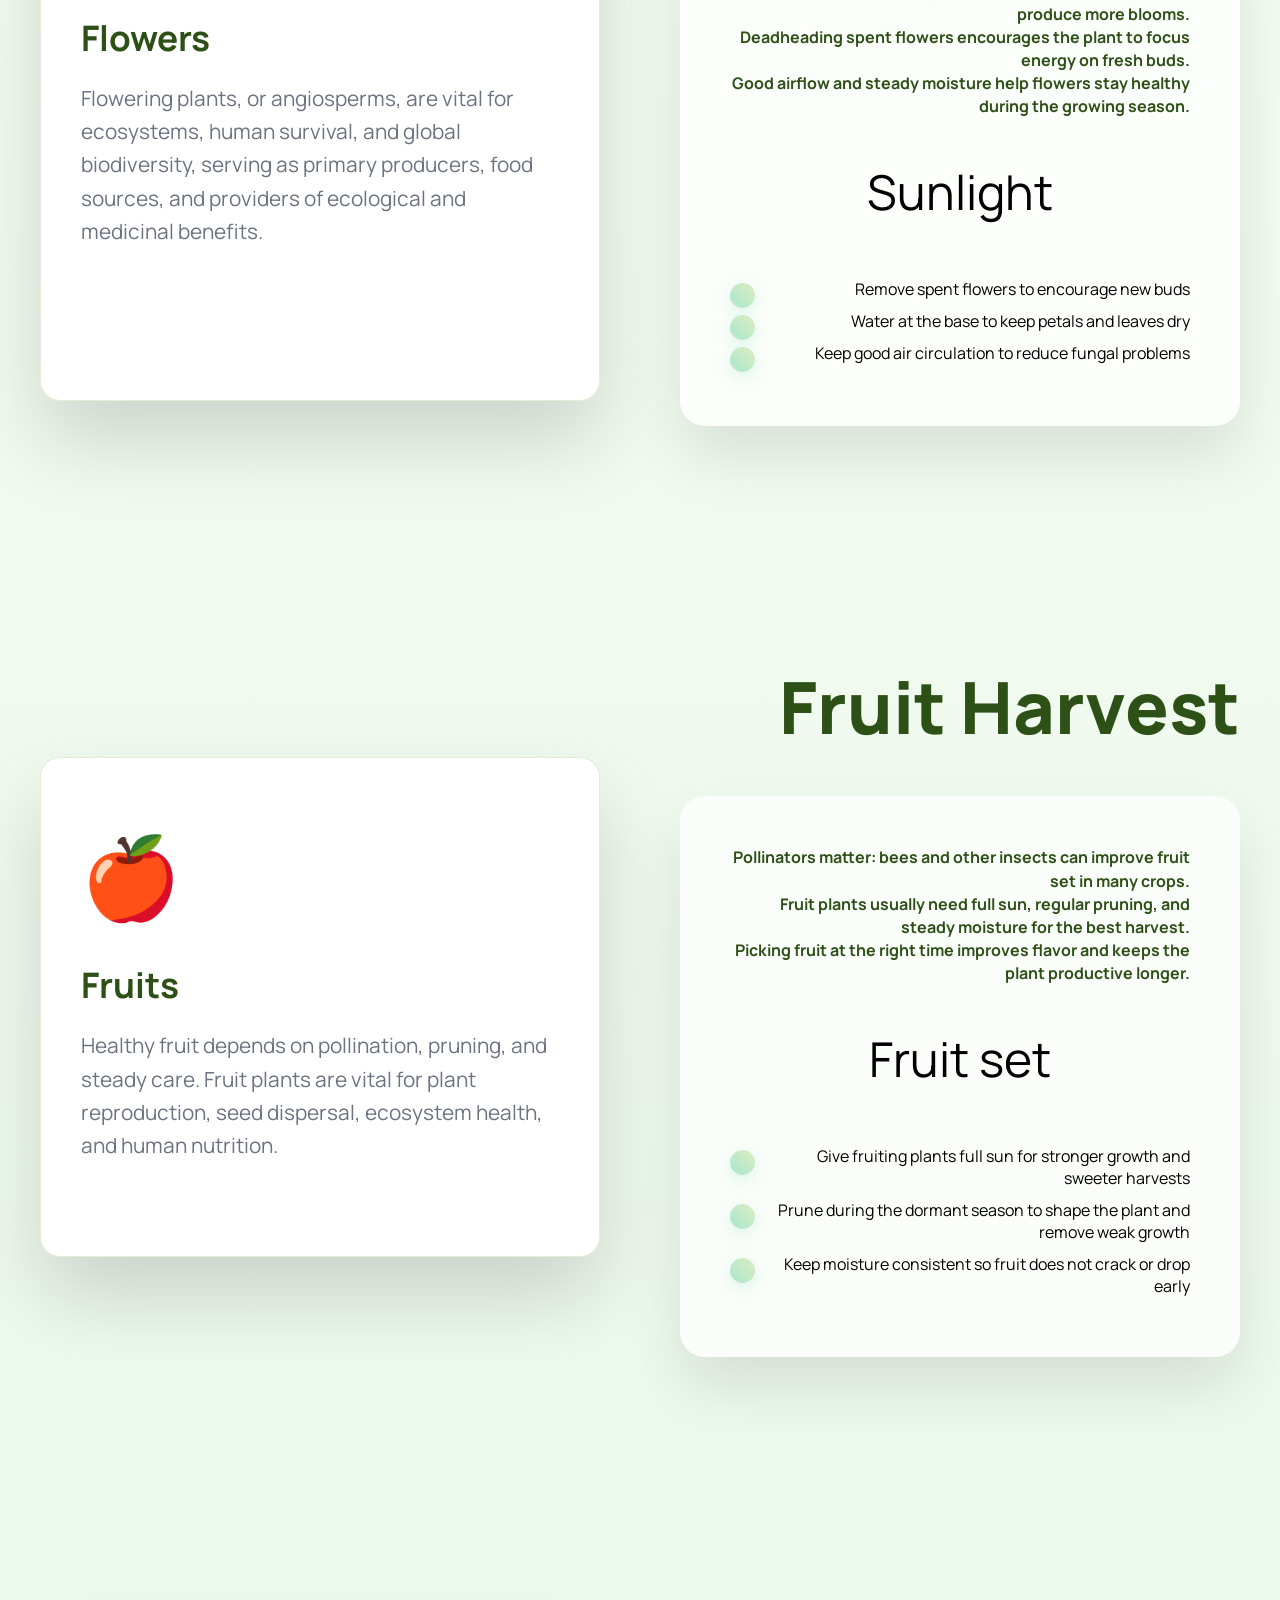
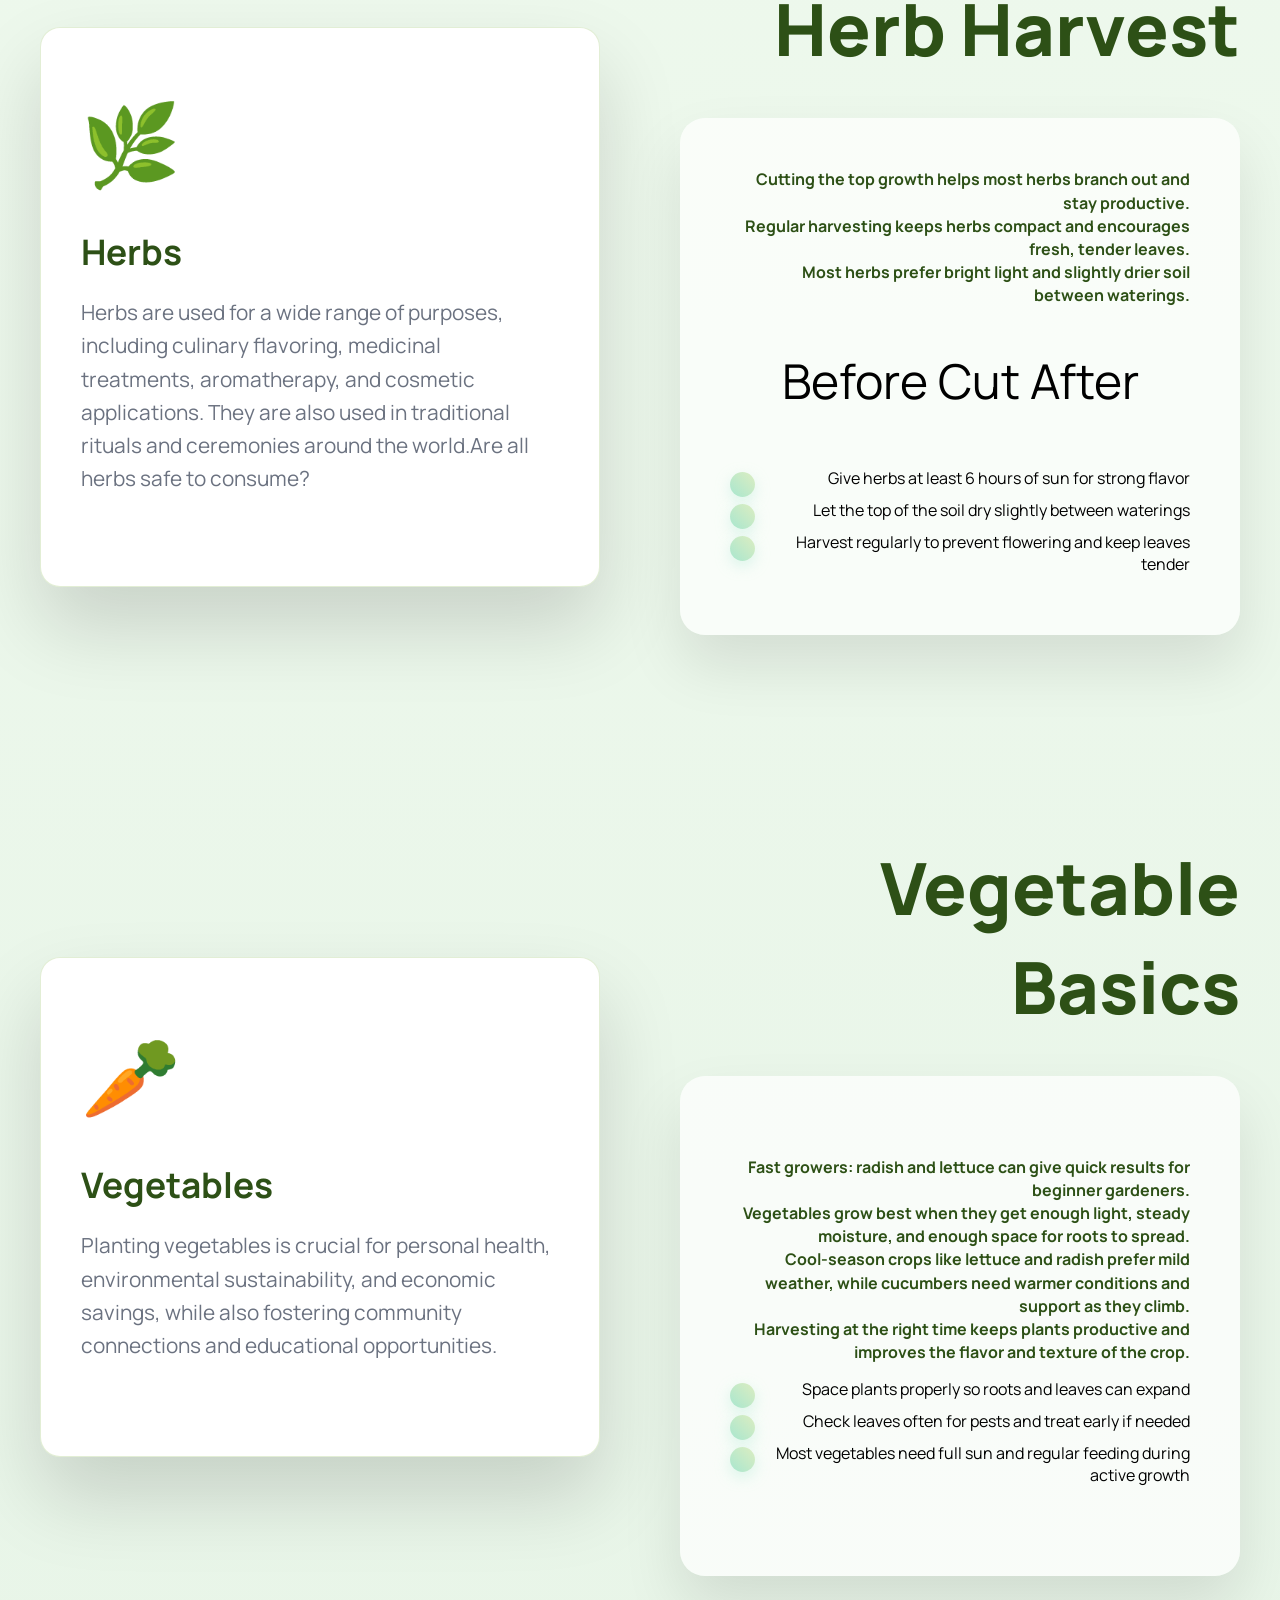
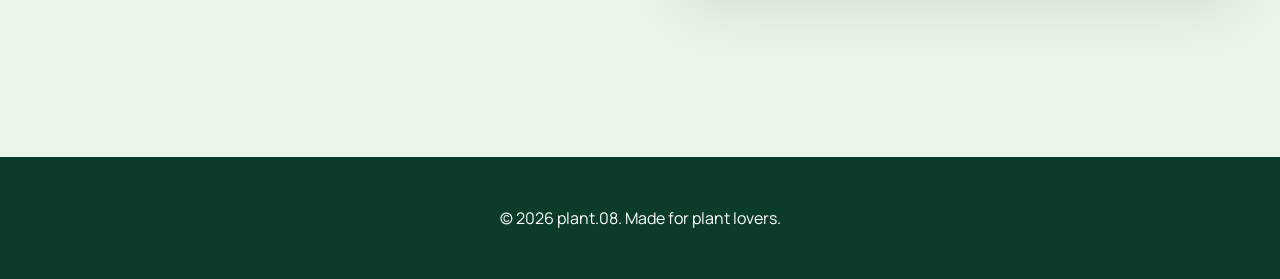
<file: stage.html>
<!DOCTYPE html>
<html lang="en">
<head>
    <meta charset="UTF-8">
    <meta name="viewport" content="width=device-width, initial-scale=1.0">
    <title>Select Plant Stage - plant.08</title>
    <link rel="stylesheet" href="CSS/style.css">
    <link rel="stylesheet" href="CSS/stage.css">
    <link rel="icon" href="plant-08_logo-removebg-preview.png" type="image/x-icon">
    <link href="https://fonts.googleapis.com/css2?family=Manrope:wght@300;400;500;600;700;800&family=Playfair+Display:wght@400;700&display=swap" rel="stylesheet">
    <!-- <link href="https://fonts.googleapis.com/css2?family=Poppins:wght@300;400;600;700&family=Playfair+Display:wght@700&display=swap" rel="stylesheet"> -->
</head>
<body>
    <div class="container">
        <!-- Header -->
        <header class="header">
            <div class="logo">
                <div class="leaf-icon">🌿</div>
                <h1>plant-08</h1>
            </div>
            <button class="nav-toggle" type="button" aria-label="Open navigation" aria-controls="primaryNav" aria-expanded="false">
                <span class="nav-toggle-bar"></span>
            </button>
            <nav class="nav" id="primaryNav">
                <a href="index.html">Home</a>
                <a href="browse.html">Search</a>
                <a href="explore.html">Explore</a>
                <button class="bookmarks-open-btn" type="button">Bookmarks</button>
            </nav>
        </header>
        <div class="nav-backdrop" data-nav-backdrop></div>

        <!-- Scroll Header -->
        <header class="scroll-header">
            <h1 id="scrollPlantName"></h1>
        </header>

        <!-- Plant Info -->
        <section class="plant-info-section">
            <h2 id="selectedPlantName"></h2>
            <p>What stage is your <span id="plantNameSpan"></span> in?</p>
            <button class="page-bookmark-btn add-bookmark-btn" type="button">Add Bookmark</button>
        </section>

        <!-- Stage Selection -->
        <main class="main-content">
            <div class="stages-container">
                <!-- Seed Stage -->
                <div class="stage-card" data-stage="seed">
                    <div class="stage-icon">🌱</div>
                    <h3>Seed</h3>
                    <p class="stage-description">
                        Just starting - your plant is a tiny seed waiting to sprout
                    </p>
                    <button class="btn btn-stage">Select This Stage</button>
                </div>

                <!-- Seedling Stage -->
                <div class="stage-card" data-stage="seedling">
                    <div class="stage-icon">🌿</div>
                    <h3>Seedling</h3>
                    <p class="stage-description">
                        Growing - your plant has sprouted and is developing its first leaves
                    </p>
                    <button class="btn btn-stage">Select This Stage</button>
                </div>

                <!-- Tree/Plant Stage -->
                <div class="stage-card" data-stage="tree">
                    <div class="stage-icon">🌳</div>
                    <h3>Plant/Tree</h3>
                    <p class="stage-description">
                        Mature - your plant is fully grown and ready for care instructions
                    </p>
                    <button class="btn btn-stage">Select This Stage</button>
                </div>
            </div>
        </main>

        <!-- Info Box -->
        <section class="info-box">
            <h3>Not sure which stage your plant is in?</h3>
            <ul>
                <li><strong>Seed:</strong> Plant hasn't sprouted yet or just sprouted</li>
                <li><strong>Seedling:</strong> Has leaves but still small and delicate</li>
                <li><strong>Plant/Tree:</strong> Mature size and actively growing or producing</li>
            </ul>
        </section>

        <!-- Footer -->
        <footer class="footer">
            <p>&copy; 2026 plant.08 - Open-source plant care guide. Made with 🌱 for beginners.</p>
        </footer>
    </div>

    <!-- Scripts -->
    <script src="JS/guide-data.js"></script>
    <script src="JS/bookmarks.js"></script>
    <script src="JS/stage.js"></script>
    <script src="JS/nav.js"></script>
    
</body>
</html>
</file>
<file: CSS/home.css>
* {
    margin: 0;
    padding: 0;
    box-sizing: border-box;
}

html {
    margin: 0;
    padding: 0;
}

body {
    font-family: 'Manrope', 'datatype', sans-serif;
    overflow-x: hidden;
    background: white;
    min-height: 100vh;
    margin: 0;
    padding: 0;
}

.container {
    max-width: 1200px;
    margin: 0 auto;
    padding:20px 0 20px 0;
}

/* Hero Section */
.hero {
    position: relative;
    min-height: 100vh;
    display: flex;
    align-items: center;
    justify-content: center;
    overflow: hidden;
    padding-top: 0;
    margin-top: -110px;
    background: white;
}

.hero-bg {
    position: absolute;
    top: 0;
    left: 0;
    width: 100%;
    height: 100%;
    z-index: 1;
    background: white;
}

#bgCanvas {
    width: 100%;
    height: 100%;
    display: block;
}

.header {
    position: fixed; /* Changed from absolute to fixed for proper header behavior */
    top: 0;
    left: 0;
    width: 100%;
    padding: 9px 24px;
    display: flex;
    justify-content: space-between;
    align-items: center;
    z-index: 1000; /* Increased z-index for better layering */
    backdrop-filter: blur(10px);
    background: #427D2B;
    border-bottom: 2px solid #0276447b;
    box-shadow: 0 10px 20px rgba(0,0,0,0.22);
    min-height: 48px;
    font-family: 'Manrope', sans-serif;
    color: white;
    text-shadow: 0 1px 3px rgba(0,0,0,0.7);
    -webkit-backdrop-filter: blur(10px);
}

.logo {
    display: flex;
    align-items: center;
    gap: 7.2px;
    color: white;
    font-size: 14.4px;
    font-weight: 700;
}

.logo h1 {
    margin: 0;
    padding: 0;
}

.nav {
    display: flex;
    align-items: center;
    gap: 22px;
}

.leaf-icon {
    font-size: 19.2px;
    animation: bounce 2s infinite;
}

.nav a {
    color: white;
    text-decoration: none;
    margin-left: 0;
    font-weight: 500;
    transition: all 0.3s ease;
    position: relative;
}

.nav a:hover {
    color: #52b788;
    transform: translateY(-2px);
}

.nav a::after {
    content: '';
    position: absolute;
    width: 0;
    height: 2px;
    bottom: -5px;
    left: 0;
    background: #52b788;
    transition: width 0.3s ease;
}

.nav a:hover::after {
    width: 100%;
}

.bookmarks-open-btn {
    color: white;
    background: rgba(255, 255, 255, 0.12);
    border: 1px solid rgba(255, 255, 255, 0.35);
    border-radius: 999px;
    padding: 7px 12px;
    font-weight: 600;
    font-size: 0.95rem;
    cursor: pointer;
    transition: all 0.25s ease;
}

.bookmarks-open-btn:hover {
    background: rgba(255, 255, 255, 0.2);
    transform: translateY(-1px);
}

.bookmarks-overlay {
    position: fixed;
    inset: 0;
    background: rgba(0, 0, 0, 0.45);
    display: none;
    align-items: center;
    justify-content: center;
    z-index: 2600;
    padding: 18px;
}

.bookmarks-overlay.visible {
    display: flex;
}

.bookmarks-panel {
    width: min(560px, 100%);
    max-height: min(80vh, 680px);
    overflow: auto;
    background: #ffffff;
    border-radius: 16px;
    padding: 18px;
    box-shadow: 0 24px 50px rgba(0, 0, 0, 0.25);
}

.bookmarks-header {
    display: flex;
    align-items: center;
    justify-content: space-between;
    margin-bottom: 14px;
}

.bookmarks-title {
    color: #1B5E20;
    font-size: 1.2rem;
    font-weight: 800;
}

.bookmarks-close {
    border: 1px solid #d9e7d3;
    background: #f8fff5;
    color: #1B5E20;
    border-radius: 10px;
    width: 36px;
    height: 36px;
    font-size: 1.15rem;
    cursor: pointer;
}

.bookmarks-list {
    list-style: none;
    display: grid;
    gap: 10px;
}

.bookmarks-item {
    border: 1px solid #e1ebdb;
    border-radius: 12px;
    padding: 12px;
    display: flex;
    align-items: center;
    justify-content: space-between;
    gap: 10px;
    background: #fbfef9;
}

.bookmarks-name {
    font-weight: 700;
    color: #1B5E20;
}

.bookmarks-actions {
    display: flex;
    gap: 8px;
}

.bookmark-link-btn,
.bookmark-delete-btn {
    border: 1px solid #d2e3cb;
    border-radius: 9px;
    background: #ffffff;
    padding: 6px 10px;
    font-size: 0.85rem;
    font-weight: 700;
    cursor: pointer;
}

.bookmark-link-btn {
    color: #1B5E20;
}

.bookmark-delete-btn {
    color: #8c2f2f;
}

.bookmarks-empty {
    border: 1px dashed #c7d9bf;
    border-radius: 12px;
    padding: 16px;
    text-align: center;
    color: #4f6c43;
    font-weight: 600;
}

.nav-toggle {
    display: none;
    align-items: center;
    justify-content: center;
    width: 40px;
    height: 40px;
    background: rgba(255, 255, 255, 0.12);
    border: 1px solid rgba(255, 255, 255, 0.35);
    border-radius: 10px;
    cursor: pointer;
    transition: transform 0.2s ease, background 0.2s ease;
}

.nav-toggle:hover {
    transform: translateY(-1px);
    background: rgba(255, 255, 255, 0.2);
}

.nav-toggle-bar {
    display: block;
    width: 20px;
    height: 2px;
    background: #ffffff;
    border-radius: 999px;
    position: relative;
}

.nav-toggle-bar::before,
.nav-toggle-bar::after {
    content: '';
    position: absolute;
    left: 0;
    width: 20px;
    height: 2px;
    background: #ffffff;
    border-radius: 999px;
    transition: transform 0.2s ease;
}

.nav-toggle-bar::before {
    top: -6px;
}

.nav-toggle-bar::after {
    top: 6px;
}

.nav-backdrop {
    position: fixed;
    inset: 0;
    background: rgba(11, 27, 16, 0.45);
    opacity: 0;
    pointer-events: none;
    transition: opacity 0.2s ease;
    z-index: 900;
}

.hero-content {
    position: relative;
    z-index: 5;
    max-width: 800px;
    width: 100%;
    padding: 0 20px;
    color: white;
    text-align: center;
    animation: fadeInUp 1s ease-out;
}

.hero-title {
    font-size: clamp(4.5rem, 5vw, 4rem);
    font-weight: 700;
    margin-bottom: 20px;
    color: #1b5e20;
    font-family: 'Playfair Display', serif;
}

.hero-subtitle {
    font-size: 1.3rem;
    margin-bottom: 40px;
    opacity: 1.0;
    font-weight: 400;
    color: #555;
}

.cta-buttons {
    display: flex;
    gap: 20px;
    justify-content: center;
    flex-wrap: wrap;
    font-family: 'Manrope', sans-serif;
}

.cta-primary, .cta-secondary {
    padding: 16px 40px;
    border: none;
    border-radius: 50px;
    font-size: 1.1rem;
    font-weight: 600;
    cursor: pointer;
    transition: all 0.3s ease;
    text-decoration: none;
    display: inline-block;
}

.cta-primary {
    background: linear-gradient(45deg, #6bc90081, #519c0077);
    color: #fff;
    box-shadow: 0 10px 30px rgba(82, 183, 136, 0.4);
    backdrop-filter: blur(10px);
    -webkit-backdrop-filter: blur(10px);
    border: 1px solid rgba(124, 181, 106, 0.2);
    opacity: 1;
    font-family: 'Manrope', sans-serif;
}

.cta-primary:hover {
    transform: translateY(-5px) scale(1.05);
    box-shadow: 0 20px 40px rgba(82, 183, 136, 0.6);
}

.cta-secondary {
    background: transparent;
    color: #0b3b29;
    border: 2px solid rgba(255, 255, 255, 0.3);
    backdrop-filter: blur(10px);
    -webkit-backdrop-filter: blur(10px);
}

.cta-secondary:hover {
    background: rgba(255, 255, 255, 0.1);
    border-color: rgba(255, 255, 255, 0.5);
}

/* Footer */
.footer {
    background: #0b3b29;
    color: white;
    text-align: center;
    padding: 30px 0;
}

/* Animations */
@keyframes fadeInUp {
    from {
        opacity: 0;
        transform: translateY(50px);
    }
    to {
        opacity: 1;
        transform: translateY(0);
    }
}

@keyframes bounce {
    0%, 20%, 50%, 80%, 100% {
        transform: translateY(0);
    }
    40% {
        transform: translateY(-10px);
    }
    60% {
        transform: translateY(-5px);
    }
}

@keyframes grow {
    0% {
        transform: scale(0);
    }
    50% {
        transform: scale(1.2);
    }
    100% {
        transform: scale(1);
    }
}

/* Responsive */
@media (max-width: 768px) {
    .header {
        padding: 9px 14px;
        flex-direction: row;
        gap: 12px;
    }

    .logo {
        font-size: 12px;
    }

    .logo h1 {
        font-size: 12px;
    }

    .leaf-icon {
        font-size: 16.8px;
    }

    .nav {
        position: fixed;
        top: 0;
        right: -270px;
        height: 100vh;
        width: 270px;
        flex-direction: column;
        gap: 12px;
        padding: 80px 20px 20px;
        background: #1B5E20;
        box-shadow: -16px 0 30px rgba(0,0,0,0.25);
        transition: right 0.25s ease;
        z-index: 1100;
    }

    .nav a {
        margin-left: 0;
        font-size: 1.05rem;
        padding: 10px 12px;
        border-radius: 10px;
        background: rgba(255, 255, 255, 0.08);
    }

    .nav a::after {
        display: none;
    }

    .bookmarks-open-btn {
        width: 100%;
        border-radius: 10px;
        text-align: left;
        padding: 10px 12px;
        background: rgba(255, 255, 255, 0.08);
        border: 0;
        font-size: 1.05rem;
    }

    .bookmarks-panel {
        padding: 14px;
        border-radius: 12px;
    }

    .bookmarks-item {
        align-items: flex-start;
        flex-direction: column;
    }

    .bookmarks-actions {
        width: 100%;
    }

    .bookmark-link-btn,
    .bookmark-delete-btn {
        flex: 1;
    }

    .nav-toggle {
        display: flex;
    }

    body.nav-open .nav {
        right: 0;
    }

    body.nav-open .nav-backdrop {
        opacity: 1;
        pointer-events: auto;
    }

    .hero-content {
        padding: 0 15px;
        text-align: center;
    }

    .hero-title {
        font-size: clamp(2rem, 8vw, 3.5rem);
        margin-bottom: 15px;
    }

    .hero-subtitle {
        font-size: 1.1rem;
        margin-bottom: 30px;
    }

    .cta-buttons {
        flex-direction: column;
        gap: 15px;
        align-items: center;
    }

    .cta-primary,
    .cta-secondary {
        padding: 14px 35px;
        font-size: 1rem;
        width: 100%;
        max-width: 280px;
        margin: 0 auto;
        text-align: center;
        display: flex;
        align-items: center;
        justify-content: center;
    }

    .footer {
        padding: 20px 15px;
        font-size: 0.9em;
    }
}

@media (max-width: 480px) {
    .header {
        padding: 7.2px 9px;
        gap: 9px;
    }

    .logo {
        font-size: 10.8px;
    }

    .logo h1 {
        font-size: 10.8px;
    }

    .leaf-icon {
        font-size: 14.4px;
    }

    .nav a {
        font-size: 0.95rem;
        padding: 10px 12px;
    }

    .hero-content {
        padding: 0 10px;
    }

    .hero-title {
        font-size: clamp(1.8rem, 9vw, 3rem);
        margin-bottom: 12px;
    }

    .hero-subtitle {
        font-size: 1rem;
        margin-bottom: 25px;
    }

    .cta-primary,
    .cta-secondary {
        padding: 12px 30px;
        font-size: 0.95rem;
        max-width: 250px;
        margin: 0 auto;
        text-align: center;
        display: flex;
        align-items: center;
        justify-content: center;
    }

    .footer {
        padding: 15px 10px;
        font-size: 0.85em;
    }
}

.plant-guide {
    padding: 100px 0;
    background: linear-gradient(180deg, #f8fff5 0%, #e8f5e8 100%);
    position: relative;
    overflow: hidden;
}

.guide-slide {
    min-height: 100vh;
    display: flex;
    align-items: center;
    position: relative;
}

.slide-content {
    display: flex;
    align-items: center;
    gap: 80px;
    width: 100%;
    max-width: 1400px;
    margin: 0 auto;
}

.slide-content.reverse {
    flex-direction: row-reverse;
}

.card-side, .desc-side {
    flex: 1;
    min-width: 0;
}

.desc-side {
    --blur-amount: 4px;
    filter: blur(var(--blur-amount));
    transition: filter 0.2s linear;
}

.desc-side.revealed {
    filter: blur(0px);
}

.left-card, .left-desc { text-align: left; }
.right-card, .right-desc { text-align: right; }

.guide-card {
    background: white;
    padding: 60px 40px;
    border-radius: 20px;
    box-shadow: 0 40px 80px rgba(0,0,0,0.15);
    border: 1px solid rgba(123, 179, 66, 0.22);
    position: relative;
    min-height: 500px;
    display: flex;
    flex-direction: column;
    justify-content: center;
    overflow: visible;
    transition: transform 0.25s ease, box-shadow 0.25s ease;
    cursor: pointer;
}

.guide-card::before {
    content: '';
    position: absolute;
    top: 0;
    left: 0;
    right: 0;
    bottom: 0;
    width: 100%;
    height: 100%;
    background: linear-gradient(90deg, transparent, rgba(255,255,255,0.6), transparent);
    border-radius: 20px;
    opacity: 0;
}

.guide-card::after {
    content: '';
    position: absolute;
    top: -2px;
    left: -2px;
    right: -2px;
    bottom: -2px;
    background: linear-gradient(135deg, rgba(124, 179, 66, 0.5), rgba(139, 195, 74, 0.3), rgba(124, 179, 66, 0.5));
    border-radius: 20px;
    opacity: 0;
    z-index: -1;
}

.guide-card:hover {
    transform: translateY(-6px) scale(1.01);
    box-shadow: 0 45px 90px rgba(0,0,0,0.18);
    border-color: #7CB342;
}

.card-icon {
    font-size: 5rem;
    margin-bottom: 30px;
    animation: float 3s ease-in-out infinite;
}

@keyframes float {
    0%, 100% { transform: translateY(0px); }
    50% { transform: translateY(-20px); }
}

.guide-card h3 {
    font-size: 2.2rem;
    color: #2d5016;
    margin-bottom: 20px;
    font-weight: 700;
}

.guide-card p {
    font-size: 1.3rem;
    color: #6b7280;
    margin-bottom: 30px;
    line-height: 1.6;
}

.soil-types, .flower-blooms, .fruit-icons, .herb-leaves, .veggie-roots {
    display: flex;
    gap: 15px;
    justify-content: center;
    flex-wrap: wrap;
    margin-top: 20px;
}

.soil-types span, .flower-blooms span, .fruit-icons span, .herb-leaves span, .veggie-roots span {
    font-size: 1rem;
    padding: 10px 20px;
    background: rgba(168,230,207,0.3);
    border-radius: 25px;
    animation: popIn 0.6s ease forwards;
    opacity: 0;
    transform: scale(0);
}

.veggie-roots span {
    font-size: 0.875rem;
    padding: 10px 20px;
    background: rgba(168,230,207,0.3);
    border-radius: 25px;
    animation: popIn 0.6s ease forwards;
    opacity: 0;
    transform: scale(0);
}

.water-drop {
    font-size: 6rem;
    margin-top: 20px;
    animation: drip 2s infinite;
}

@keyframes drip {
    0%, 100% { transform: translateY(0px); }
    50% { transform: translateY(10px); }
}

.slide-title {
    font-size: clamp(2.5rem, 6vw, 4.5rem);
    font-weight: 800;
    margin-bottom: 40px;
    color: #2d5016;
}

.desc-content {
    background: rgba(255,255,255,0.7);
    padding: 50px;
    border-radius: 25px;
    backdrop-filter: blur(20px);
    box-shadow: 0 30px 60px rgba(0,0,0,0.1);
    min-height: 500px;
    display: flex;
    flex-direction: column;
    justify-content: center;
}

.vegetables-slide .desc-content {
    gap: 0;
}

.vegetables-slide .desc-content .highlight {
    font-size: 1rem;
    margin-bottom: 0;
    line-height: 1.45;
}

.vegetables-slide .desc-content .highlight + .highlight {
    margin-top: 0;
}

.vegetables-slide .desc-content .pro-tips {
    margin-top: 14px;
}

.vegetables-slide .desc-content .pro-tips li {
    font-size: 1rem;
    margin-bottom: 10px;
}

.soil-slide .desc-content,
.watering-slide .desc-content,
.flowers-slide .desc-content,
.fruits-slide .desc-content,
.herbs-slide .desc-content {
    gap: 0;
}

.soil-slide .desc-content .highlight,
.watering-slide .desc-content .highlight,
.flowers-slide .desc-content .highlight,
.fruits-slide .desc-content .highlight,
.herbs-slide .desc-content .highlight {
    font-size: 1rem;
    margin-bottom: 0;
    line-height: 1.45;
}

.soil-slide .desc-content .highlight + .highlight,
.watering-slide .desc-content .highlight + .highlight,
.flowers-slide .desc-content .highlight + .highlight,
.fruits-slide .desc-content .highlight + .highlight,
.herbs-slide .desc-content .highlight + .highlight {
    margin-top: 0;
}

.soil-slide .desc-content .pro-tips,
.watering-slide .desc-content .pro-tips,
.flowers-slide .desc-content .pro-tips,
.fruits-slide .desc-content .pro-tips,
.herbs-slide .desc-content .pro-tips {
    margin-top: 14px;
}

.soil-slide .desc-content .pro-tips li,
.watering-slide .desc-content .pro-tips li,
.flowers-slide .desc-content .pro-tips li,
.fruits-slide .desc-content .pro-tips li,
.herbs-slide .desc-content .pro-tips li {
    font-size: 1rem;
    margin-bottom: 10px;
}

.highlight {
    font-size: 1.5rem;
    font-weight: 700;
    margin-bottom: 40px;
    line-height: 1.4;
    color: #2d5016;
}

.ph-meter {
    margin: 40px 0;
}

.meter-track {
    width: 100%;
    height: 25px;
    background: #e8f5e8;
    border-radius: 15px;
    overflow: hidden;
    position: relative;
    box-shadow: inset 0 3px 8px rgba(0,0,0,0.1);
}

.meter-fill {
    height: 100%;
    background: linear-gradient(90deg, #a8e6cf, #dcedc1);
    width: 0;
    transition: width 3s ease-out;
    box-shadow: 0 0 20px rgba(168,230,207,0.6);
}

.ph-label {
    display: block;
    text-align: center;
    font-weight: 600;
    color: #4a7c59;
    margin-top: 15px;
}

.pro-tips {
    list-style: none;
    margin-top: 30px;
}

.pro-tips li {
    font-size: 1.3rem;
    margin-bottom: 15px;
    padding-left: 40px;
    position: relative;
    opacity: 0;
    transform: translateX(-30px);
    animation: slideInTip 0.8s ease forwards;
}

.pro-tips li:nth-child(1) { animation-delay: 0.1s; }
.pro-tips li:nth-child(2) { animation-delay: 0.2s; }
.pro-tips li:nth-child(3) { animation-delay: 0.3s; }

.pro-tips li::before {
    content: '';
    position: absolute;
    left: 0;
    top: 5px;
    width: 25px;
    height: 25px;
    background: linear-gradient(45deg, #a8e6cf, #dcedc1);
    border-radius: 50%;
    box-shadow: 0 5px 15px rgba(168,230,207,0.4);
}

@keyframes slideInTip {
    to {
        opacity: 1;
        transform: translateX(0);
    }
}

.watering-wheel {
    display: grid;
    grid-template-columns: repeat(2, 1fr);
    gap: 20px;
    margin: 40px 0;
}

.wheel-item {
    background: rgba(116,185,255,0.3);
    padding: 30px;
    border-radius: 20px;
    text-align: center;
    font-weight: 700;
    transition: all 0.4s ease;
}

.wheel-item:hover {
    transform: scale(1.05);
    background: rgba(116,185,255,0.5);
}

.finger-test-demo, .sun-rays, .fruit-tree-anim, .harvest-demo, .veggie-grid {
    font-size: 3rem;
    margin: 40px 0;
    text-align: center;
}

.veggie-grid {
    display: grid;
    grid-template-columns: repeat(auto-fit, minmax(150px, 1fr));
    gap: 20px;
}

.veggie-grid span {
    padding: 20px;
    background: rgba(102,126,234,0.2);
    border-radius: 20px;
    font-weight: 600;
}

.guide-slide {
    opacity: 0;
    transform: translateY(100px);
    transition: all 1s ease;
}

.guide-slide.animated {
    opacity: 1;
    transform: translateY(0);
}

@media (max-width: 1024px) {
    .slide-content {
        flex-direction: column;
        gap: 60px;
        padding: 0 20px;
    }

    .slide-content.reverse {
        flex-direction: column;
    }

    .left-card, .right-card, .left-desc, .right-desc {
        text-align: center !important;
    }

    .guide-card, .desc-content {
        padding: 40px 25px;
        min-height: auto;
    }

    .slide-title {
        font-size: clamp(2.2rem, 5vw, 4rem);
        margin-bottom: 30px;
    }

    .highlight {
        font-size: 1.3rem;
        margin-bottom: 30px;
    }

    .pro-tips li {
        font-size: 1.1rem;
        padding-left: 35px;
    }

    .watering-wheel {
        grid-template-columns: 1fr;
        gap: 15px;
    }

    .wheel-item {
        padding: 20px;
        font-size: 0.9em;
    }

    .finger-test-demo, .sun-rays, .fruit-tree-anim, .harvest-demo, .veggie-grid {
        font-size: 2.5rem;
        margin: 30px 0;
    }

    .veggie-grid {
        grid-template-columns: repeat(auto-fit, minmax(120px, 1fr));
        gap: 15px;
    }
}

@media (max-width: 768px) {
    .plant-guide {
        padding: 60px 0;
    }

    .guide-card, .desc-content {
        padding: 30px 20px;
        border-radius: 20px;
    }

    .slide-title {
        font-size: 2.2rem;
        margin-bottom: 25px;
    }

    .highlight {
        font-size: 1.1rem;
        margin-bottom: 25px;
    }

    .card-icon {
        font-size: 4rem;
        margin-bottom: 20px;
    }

    .guide-card h3 {
        font-size: 1.8rem;
        margin-bottom: 15px;
    }

    .guide-card p {
        font-size: 1.1rem;
        margin-bottom: 20px;
    }

    .soil-types, .flower-blooms, .fruit-icons, .herb-leaves, .veggie-roots {
        gap: 10px;
        flex-wrap: wrap;
    }

    .soil-types span, .flower-blooms span, .fruit-icons span, .herb-leaves span, .veggie-roots span {
        font-size: 0.9rem;
        padding: 8px 15px;
    }

    .water-drop {
        font-size: 5rem;
        margin-top: 15px;
    }

    .ph-meter {
        margin: 30px 0;
    }

    .meter-track {
        height: 20px;
    }

    .pro-tips {
        margin-top: 20px;
    }

    .pro-tips li {
        font-size: 1rem;
        margin-bottom: 12px;
        padding-left: 30px;
    }

    .pro-tips li::before {
        width: 20px;
        height: 20px;
        top: 3px;
    }

    .watering-wheel {
        margin: 30px 0;
    }

    .finger-test-demo, .sun-rays, .fruit-tree-anim, .harvest-demo, .veggie-grid {
        font-size: 2rem;
        margin: 25px 0;
    }

    .veggie-grid {
        grid-template-columns: repeat(auto-fit, minmax(100px, 1fr));
        gap: 12px;
    }

    .veggie-grid span {
        padding: 15px;
        font-size: 0.9em;
    }
}

@media (max-width: 480px) {
    .plant-guide {
        padding: 40px 0;
    }

    .guide-card, .desc-content {
        padding: 25px 15px;
        border-radius: 15px;
    }

    .slide-title {
        font-size: 1.8rem;
        margin-bottom: 20px;
    }

    .highlight {
        font-size: 1rem;
        margin-bottom: 20px;
    }

    .card-icon {
        font-size: 3rem;
        margin-bottom: 15px;
    }

    .guide-card h3 {
        font-size: 1.5rem;
        margin-bottom: 12px;
    }

    .guide-card p {
        font-size: 1rem;
        margin-bottom: 15px;
    }

    .soil-types, .flower-blooms, .fruit-icons, .herb-leaves, .veggie-roots {
        gap: 8px;
    }

    .soil-types span, .flower-blooms span, .fruit-icons span, .herb-leaves span, .veggie-roots span {
        font-size: 0.8rem;
        padding: 6px 12px;
    }

    .water-drop {
        font-size: 4rem;
        margin-top: 12px;
    }

    .ph-meter {
        margin: 25px 0;
    }

    .meter-track {
        height: 18px;
    }

    .pro-tips li {
        font-size: 0.95rem;
        margin-bottom: 10px;
        padding-left: 25px;
    }

    .watering-wheel {
        margin: 25px 0;
        gap: 12px;
    }

    .wheel-item {
        padding: 15px;
        font-size: 0.85em;
    }

    .finger-test-demo, .sun-rays, .fruit-tree-anim, .harvest-demo, .veggie-grid {
        font-size: 1.8rem;
        margin: 20px 0;
    }

    .veggie-grid {
        grid-template-columns: repeat(auto-fit, minmax(80px, 1fr));
        gap: 10px;
    }

    .veggie-grid span {
        padding: 12px;
        font-size: 0.8em;
    }
}

/* === Mobile Enhancements === */
@media (max-width: 768px) {
    .hero {
        min-height: 90vh;
    }

    .hero-content {
        position: relative;
        z-index: 5;
        max-width: 100%;
        padding: 0 20px;
    }

    .cta-primary,
    .cta-secondary {
        min-height: 50px;
        width: 100%;
        max-width: 300px;
        font-size: 1.1rem;
        border-radius: 25px;
    }

    .cta-buttons {
        width: 100%;
        max-width: 320px;
        margin: 0 auto;
        align-items: center;
        justify-content: center;
    }
}

@media (max-width: 480px) {
    .hero {
        min-height: 85vh;
    }

    .hero-content {
        padding: 0 15px;
    }

    .cta-primary,
    .cta-secondary {
        min-height: 45px;
        font-size: 1rem;
        max-width: 280px;
    }

    .cta-buttons {
        max-width: 300px;
        margin: 0 auto;
        align-items: center;
        justify-content: center;
    }
}
</file>
<file: CSS/style.css>
/* === Global Styles === */
/* === Unified Design Style CSS File ==*/
* {
    margin: 0;
    padding: 0;
    box-sizing: border-box;
}

body {
    font-family: 'Manrope', sans-serif;
    background: linear-gradient(135deg, #FAFBF7 0%, #EFE7E0 100%);
    min-height: 100vh;
    color: #2C3E1F;
    overflow-x: hidden;
}

.container {
    max-width: 1200px;
    margin: 0 auto;
    padding: 0 20px;
    display: flex;
    flex-direction: column;
    min-height: 100vh;
}

/* === Header === */
.header {
    position: fixed;
    top: 0;
    left: 0;
    width: 100%;
    z-index: 2000;
    padding: 10.8px 24px;
    background: #427D2B;
    color: #ffffff;
    border-radius: 0;
    box-shadow: 0 8px 18px rgba(0, 0, 0, 0.24);
    text-shadow: 0 1px 3px rgba(0,0,0,0.7);
    margin-bottom: 0;
    margin-top: 0;
    backdrop-filter: blur(10px);
    border-bottom: 2px solid #0276447b;
    display: flex;
    justify-content: space-between;
    align-items: center;
    min-height: 48px;
}

.logo {
    font-size: 0.9rem;
    color: #ffffff;
    margin-bottom: 0;
    font-weight: 700;
    display: flex;
    align-items: center;
    justify-content: flex-start;
    gap: 7.2px;
}

.logo h1 {
    margin: 0;
    padding: 0;
    color: #ffffff;
}

.nav {
    display: flex;
    gap: 30px;
    align-items: center;
}

.nav a {
    color: #ffffff;
    text-decoration: none;
    font-weight: 500;
    transition: all 0.3s ease;
    position: relative;
    font-size: 1rem;
}

.nav a:hover {
    color: #a8e6cf;
    transform: translateY(-2px);
}

.nav a::after {
    content: '';
    position: absolute;
    width: 0;
    height: 2px;
    bottom: -5px;
    left: 0;
    background: #a8e6cf;
    transition: width 0.3s ease;
}

.nav a:hover::after {
    width: 100%;
}

.bookmarks-open-btn {
    color: #ffffff;
    background: rgba(255, 255, 255, 0.12);
    border: 1px solid rgba(255, 255, 255, 0.35);
    border-radius: 999px;
    padding: 7px 12px;
    font-weight: 600;
    font-size: 0.95rem;
    cursor: pointer;
    transition: all 0.25s ease;
}

.bookmarks-open-btn:hover {
    background: rgba(255, 255, 255, 0.2);
    transform: translateY(-1px);
}

.scroll-header .bookmarks-open-btn-scroll {
    margin-left: auto;
    background: rgba(27, 94, 32, 0.12);
    border-color: rgba(27, 94, 32, 0.25);
    color: #1B5E20;
}

.page-bookmark-btn {
    display: inline-flex;
    align-items: center;
    justify-content: center;
    padding: 10px 16px;
    border-radius: 999px;
    border: 1px solid rgba(27, 94, 32, 0.35);
    background: rgba(255, 255, 255, 0.9);
    color: #1B5E20;
    font-weight: 700;
    font-size: 0.95rem;
    font-family: 'Manrope', sans-serif;
    cursor: pointer;
    transition: all 0.2s ease;
    margin-top: 14px;
}

.page-bookmark-btn:hover {
    background: #e8f5e8;
    transform: translateY(-1px);
}

.page-bookmark-btn.added {
    background: #1B5E20;
    color: #ffffff;
    border-color: #1B5E20;
}

.hero-section .page-bookmark-btn {
    display: flex;
    margin: 14px auto 0;
}

.bookmarks-overlay {
    position: fixed;
    inset: 0;
    background: rgba(0, 0, 0, 0.45);
    display: none;
    align-items: center;
    justify-content: center;
    z-index: 2600;
    padding: 18px;
}

.bookmarks-overlay.visible {
    display: flex;
}

.bookmarks-panel {
    width: min(560px, 100%);
    max-height: min(80vh, 680px);
    overflow: auto;
    background: #ffffff;
    border-radius: 16px;
    padding: 18px;
    box-shadow: 0 24px 50px rgba(0, 0, 0, 0.25);
}

.bookmarks-header {
    display: flex;
    align-items: center;
    justify-content: space-between;
    margin-bottom: 14px;
}

.bookmarks-title {
    color: #1B5E20;
    font-size: 1.2rem;
    font-weight: 800;
}

.bookmarks-close {
    border: 1px solid #d9e7d3;
    background: #f8fff5;
    color: #1B5E20;
    border-radius: 10px;
    width: 36px;
    height: 36px;
    font-size: 1.15rem;
    cursor: pointer;
}

.bookmarks-list {
    list-style: none;
    display: grid;
    gap: 10px;
}

.bookmarks-item {
    border: 1px solid #e1ebdb;
    border-radius: 12px;
    padding: 12px;
    display: flex;
    align-items: center;
    justify-content: space-between;
    gap: 10px;
    background: #fbfef9;
}

.bookmarks-name {
    font-weight: 700;
    color: #1B5E20;
}

.bookmarks-actions {
    display: flex;
    gap: 8px;
}

.bookmark-link-btn,
.bookmark-delete-btn {
    border: 1px solid #d2e3cb;
    border-radius: 9px;
    background: #ffffff;
    padding: 6px 10px;
    font-size: 0.85rem;
    font-weight: 700;
    cursor: pointer;
}

.bookmark-link-btn {
    color: #1B5E20;
}

.bookmark-delete-btn {
    color: #8c2f2f;
}

.bookmarks-empty {
    border: 1px dashed #c7d9bf;
    border-radius: 12px;
    padding: 16px;
    text-align: center;
    color: #4f6c43;
    font-weight: 600;
}

.nav-toggle {
    display: none;
    align-items: center;
    justify-content: center;
    width: 40px;
    height: 40px;
    background: rgba(255, 255, 255, 0.12);
    border: 1px solid rgba(255, 255, 255, 0.35);
    border-radius: 10px;
    cursor: pointer;
    transition: transform 0.2s ease, background 0.2s ease;
}

.nav-toggle:hover {
    transform: translateY(-1px);
    background: rgba(255, 255, 255, 0.2);
}

.nav-toggle-bar {
    display: block;
    width: 20px;
    height: 2px;
    background: #ffffff;
    border-radius: 999px;
    position: relative;
}

.nav-toggle-bar::before,
.nav-toggle-bar::after {
    content: '';
    position: absolute;
    left: 0;
    width: 20px;
    height: 2px;
    background: #ffffff;
    border-radius: 999px;
    transition: transform 0.2s ease;
}

.nav-toggle-bar::before {
    top: -6px;
}

.nav-toggle-bar::after {
    top: 6px;
}

.nav-backdrop {
    position: fixed;
    inset: 0;
    background: rgba(11, 27, 16, 0.45);
    opacity: 0;
    pointer-events: none;
    transition: opacity 0.2s ease;
    z-index: 1500;
}

.leaf-icon {
    font-size: 16.8px;
}

.tagline {
    font-size: 1.1em;
    color: #558B2F;
    font-weight: 400;
}


/* === Scroll Header === */
.scroll-header {
    position: fixed;
    top: 0;
    left: 0;
    width: 100%;
    padding: 10px 20px;
    background: rgba(255, 255, 255, 0.7);
    color: #1b5e20;
    backdrop-filter: blur(10px);
    -webkit-backdrop-filter: blur(10px);
    z-index: 1000;
    opacity: 0;
    transform: translateY(-100%);
    transition: all 0.3s ease;
    display: flex;
    justify-content: space-between;
    align-items: center;
    box-shadow: 0 2px 10px rgba(0, 0, 0, 0.1);
}

.scroll-header.visible {
    opacity: 1;
    transform: translateY(0);
}

.scroll-left, .scroll-right, .scroll-header h1 {
    font-size: 1.5em;
    font-weight: 700;
    color: #1b5e20;
}

/* === Main Content === */
.main-content {
    flex: 1;
    background: white;
    border-radius: 12px;
    padding: 40px 30px;
    box-shadow: 0 4px 6px rgba(0, 0, 0, 0.1);
    margin-top: 90px;
    margin-bottom: 30px;
}

/* === Search Section === */
.search-section {
    background: rgba(255, 255, 255, 0.95);
    border-radius: 20px;
    padding: 40px 30px;
    box-shadow: 0 15px 35px rgba(0, 0, 0, 0.15);
    margin-bottom: 30px;
    backdrop-filter: blur(10px);
    border: 1px solid rgba(255, 255, 255, 0.5);
}

.search-section h2 {
    font-size: 1.8em;
    color: #1B5E20;
    margin-bottom: 25px;
    text-align: center;
    font-weight: 700;
}

.search-container {
    position: relative;
    margin-bottom: 20px;
}

.search-input {
    width: 100%;
    padding: 15px 20px;
    font-size: 1em;
    border: 2px solid rgba(27, 94, 32, 0.3);
    border-radius: 15px;
    transition: all 0.3s ease;
    background: white;
    font-family: 'Poppins', sans-serif;
}

.search-input:focus {
    outline: none;
    border-color: #1B5E20;
    background: white;
    box-shadow: 0 0 0 3px rgba(27, 94, 32, 0.1);
}

/* === Search Suggestions === */
.search-suggestions {
    position: absolute;
    top: 100%;
    left: 0;
    right: 0;
    background: white;
    border: 1px solid rgba(27, 94, 32, 0.2);
    border-top: none;
    border-radius: 0 0 15px 15px;
    max-height: 300px;
    overflow-y: auto;
    display: none;
    z-index: 10;
    box-shadow: 0 10px 25px rgba(0, 0, 0, 0.1);
}

.search-suggestions.active {
    display: block;
}

.suggestion-item {
    padding: 12px 20px;
    cursor: pointer;
    border-bottom: 1px solid #f0f0f0;
    transition: all 0.2s;
    color: #555;
}

.suggestion-item:hover {
    background-color: linear-gradient(135deg, #f8fff5 0%, #e8f5e8 100%);
    color: #558B2F;
    padding-left: 25px;
}

.suggestion-item:last-child {
    border-bottom: none;
}

/* === Buttons === */
.btn {
    padding: 14px 36px;
    font-size: 1rem;
    border: none;
    border-radius: 50px;
    cursor: pointer;
    transition: all 0.3s ease;
    font-weight: 600;
    text-decoration: none;
    display: inline-block;
    text-align: center;
}

.btn-primary {
    background: linear-gradient(45deg, #7CB342, #558B2F);
    color: white;
    width: 100%;
    margin-bottom: 20px;
    box-shadow: 0 10px 30px rgba(123, 179, 66, 0.4);
}

.btn-primary:hover:not(:disabled) {
    transform: translateY(-5px);
    box-shadow: 0 20px 40px rgba(123, 179, 66, 0.6);
}

.btn-primary:disabled {
    background: #bdc3c7;
    cursor: not-allowed;
    opacity: 0.6;
}

.btn-secondary {
    background: linear-gradient(45deg, #558B2F, #1B5E20);
    color: white;
    width: 100%;
    border: 2px solid transparent;
    padding: 25px 0;
    box-shadow: 0 10px 30px rgba(27, 94, 32, 0.3);
}

.btn-secondary:hover {
    transform: translateY(-3px);
    box-shadow: 0 15px 40px rgba(27, 94, 32, 0.5);
}

/* === Divider === */
.divider {
    text-align: center;
    margin: 30px 0;
    position: relative;
    color: rgba(255, 255, 255, 0.6);
    font-weight: 600;
}

.divider::before,
.divider::after {
    content: '';
    position: absolute;
    top: 50%;
    width: 35%;
    height: 1px;
    background: rgba(255, 255, 255, 0.3);
}

.divider::before {
    left: 0;
}

.divider::after {
    right: 0;
}

/* === Explore Section === */
.explore-section {
    background: rgba(255, 255, 255, 0.95);
    border-radius: 20px;
    padding: 40px 30px;
    box-shadow: 0 15px 35px rgba(0, 0, 0, 0.15);
    margin-bottom: 30px;
    backdrop-filter: blur(10px);
    border: 1px solid rgba(255, 255, 255, 0.5);
}

.explore-section h2 {
    font-size: 1.8em;
    color: #1B5E20;
    margin-bottom: 12px;
    font-weight: 700;
}

.explore-section p {
    font-size: 1em;
    color: #558B2F;
    margin-bottom: 20px;
    font-weight: 400;
}

/* === Features Section === */
.features {
    background: rgba(255, 255, 255, 0.95);
    border-radius: 20px;
    padding: 40px 30px;
    box-shadow: 0 15px 35px rgba(0, 0, 0, 0.15);
    margin-bottom: 30px;
    backdrop-filter: blur(10px);
    border: 1px solid rgba(255, 255, 255, 0.5);
}

.features h3 {
    font-size: 1.6em;
    color: #1B5E20;
    text-align: center;
    margin-bottom: 30px;
    font-weight: 700;
}

.features-grid {
    display: grid;
    grid-template-columns: repeat(auto-fit, minmax(220px, 1fr));
    gap: 20px;
}

.feature-card {
    background: linear-gradient(135deg, #f8fff5 0%, #e8f5e8 100%);
    padding: 25px;
    border-radius: 15px;
    text-align: center;
    border: 1px solid rgba(123, 179, 66, 0.3);
    transition: all 0.3s ease;
}

.feature-card:hover {
    transform: translateY(-5px);
    box-shadow: 0 10px 30px rgba(123, 179, 66, 0.2);
    border-color: #7CB342;
}

.feature-icon {
    font-size: 3em;
    margin-bottom: 15px;
}

.feature-card h4 {
    font-size: 1.1em;
    color: #1B5E20;
    margin-bottom: 10px;
    font-weight: 600;
}

.feature-card p {
    font-size: 0.95em;
    color: #558B2F;
    line-height: 1.5;
}

/* === Footer === */
.footer {
    text-align: center;
    padding: 20px;
    color: white;
    font-size: 0.9em;
    margin-top: auto;
    background: #1B5E20;
    border-radius: 15px;
    margin-bottom: 10px;
}

/* === Responsive Design === */
@media (max-width: 768px) {
    .container {
        padding: 0 15px;
        margin: 0 auto;
    }

    .header {
        padding: 10px 12px;
        margin: 0;
        text-align: left;
    }

    .logo {
        font-size: 1.02rem;
        margin-bottom: 0;
    }

    .tagline {
        font-size: 0.6em;
    }

    .main-content {
        padding: 25px 20px;
        margin-top: 84px;
        margin-bottom: 20px;
    }

    .search-section {
        padding: 25px 20px;
        margin-bottom: 20px;
    }

    .search-section h2 {
        font-size: 1.5em;
        margin-bottom: 20px;
    }

    .search-container {
        margin-bottom: 15px;
    }

    .search-input {
        padding: 12px 18px;
        font-size: 0.95em;
    }

    .search-suggestions {
        max-height: 250px;
    }

    .suggestion-item {
        padding: 10px 18px;
        font-size: 0.9em;
    }

    .btn {
        padding: 12px 30px;
        font-size: 0.95em;
    }

    .btn-primary,
    .btn-secondary {
        width: 100%;
        margin-bottom: 15px;
    }

    .divider {
        font-size: 0.9em;
        margin: 25px 0;
    }

    .divider::before,
    .divider::after {
        width: 30%;
    }

    .explore-section {
        padding: 25px 20px;
        margin-bottom: 20px;
    }

    .explore-section h2 {
        font-size: 1.5em;
        margin-bottom: 10px;
    }

    .explore-section p {
        font-size: 0.95em;
        margin-bottom: 15px;
    }

    .features {
        padding: 25px 20px;
        margin-bottom: 20px;
    }

    .features h3 {
        font-size: 1.4em;
        margin-bottom: 20px;
    }

    .features-grid {
        grid-template-columns: 1fr;
        gap: 15px;
    }

    .feature-card {
        padding: 20px;
    }

    .feature-icon {
        font-size: 2.5em;
        margin-bottom: 12px;
    }

    .feature-card h4 {
        font-size: 1em;
        margin-bottom: 8px;
    }

    .feature-card p {
        font-size: 0.9em;
    }

    .footer {
        padding: 15px;
        font-size: 0.85em;
        margin-bottom: 5px;
    }

    .nav-toggle {
        display: flex;
    }

    .nav {
        position: fixed;
        top: 0;
        right: -270px;
        height: 100vh;
        width: 270px;
        flex-direction: column;
        gap: 12px;
        padding: 80px 20px 20px;
        background: #1B5E20;
        box-shadow: -16px 0 30px rgba(0, 0, 0, 0.25);
        transition: right 0.25s ease;
        z-index: 2100;
    }

    .nav a {
        font-size: 1.05rem;
        padding: 10px 12px;
        border-radius: 10px;
        background: rgba(255, 255, 255, 0.08);
    }

    .bookmarks-open-btn {
        width: 100%;
        border-radius: 10px;
        text-align: left;
        padding: 10px 12px;
        background: rgba(255, 255, 255, 0.08);
        border: 0;
        font-size: 1.05rem;
    }

    .nav a::after {
        display: none;
    }

    body.nav-open .nav {
        right: 0;
    }

    body.nav-open .nav-backdrop {
        opacity: 1;
        pointer-events: auto;
    }
}

@media (max-width: 480px) {
    .container {
        padding: 0 10px;
    }

    .header {
        padding: 9px 10px;
        margin: 0;
    }

    .logo {
        font-size: 0.96rem;
    }

    .tagline {
        font-size: 0.54em;
    }

    .main-content,
    .search-section,
    .explore-section,
    .features {
        padding: 20px 15px;
        border-radius: 15px;
    }

    .search-section h2,
    .explore-section h2,
    .features h3 {
        font-size: 1.3em;
    }

    .search-input {
        padding: 10px 15px;
        font-size: 0.9em;
    }

    .btn {
        padding: 10px 25px;
        font-size: 0.9em;
    }

    .feature-card {
        padding: 15px;
    }

    .feature-icon {
        font-size: 2em;
    }

    .bookmarks-panel {
        padding: 14px;
        border-radius: 12px;
    }

    .bookmarks-item {
        align-items: flex-start;
        flex-direction: column;
    }

    .bookmarks-actions {
        width: 100%;
    }

    .bookmark-link-btn,
    .bookmark-delete-btn {
        flex: 1;
    }
}

/* === Mobile Enhancements === */
@media (max-width: 768px) {
    * {
        -webkit-tap-highlight-color: rgba(82, 183, 136, 0.1);
    }

    .btn,
    .btn-primary,
    .btn-secondary,
    .plant-btn,
    .btn-stage,
    .cta-primary,
    .cta-secondary {
        min-height: 44px;
        min-width: 44px;
        display: flex;
        align-items: center;
        justify-content: center;
    }

    body {
        -webkit-text-size-adjust: 100%;
        -ms-text-size-adjust: 100%;
    }

    html,
    body {
        overflow-x: hidden;
        width: 100%;
    }

    input,
    select,
    textarea {
        font-size: 16px;
    }

    .container {
        padding-left: 15px;
        padding-right: 15px;
    }
}

@media (max-width: 480px) {
    *, *::before, *::after {
        animation-duration: 0.2s !important;
        animation-delay: 0s !important;
        transition-duration: 0.2s !important;
    }

    .container {
        padding-left: 10px;
        padding-right: 10px;
    }

    body {
        font-size: 14px;
        line-height: 1.5;
    }

    .feature-icon,
    .care-icon,
    .stage-icon,
    .plant-icon {
        image-rendering: -webkit-optimize-contrast;
    }
}
</file>
<file: CSS/detail.css>
/* ===== Plant Detail Page ===== */

* {
    margin: 0;
    padding: 0;
    box-sizing: border-box;
}

:root {
    --primary-dark: #1b5e20;
    --primary-mid: #558b2f;
    --primary-light: #7cb342;
    --accent-earth: #8d6e63;
    --bg-light: #fafbf7;
    --bg-soft: #f2ece5;
    --text-dark: #24311b;
    --text-light: #52614a;
    --border-color: #d8cec2;
    --card-shadow: 0 12px 28px rgba(36, 49, 27, 0.08);
}

html,
body {
    scroll-behavior: smooth;
    font-family: 'Manrope', sans-serif;
}

body {
    background: linear-gradient(135deg, var(--bg-light) 0%, var(--bg-soft) 100%);
    color: var(--text-dark);
    overflow-x: hidden;
}

.scroll-container {
    width: 100%;
    position: relative;
    background: linear-gradient(135deg, var(--bg-light) 0%, var(--bg-soft) 100%);
}

.scroll-header {
    position: fixed;
    top: 0;
    left: 0;
    width: 100%;
    padding: 10px 20px;
    background: rgba(255, 255, 255, 0.75);
    color: var(--primary-dark);
    backdrop-filter: blur(10px);
    -webkit-backdrop-filter: blur(10px);
    z-index: 1000;
    opacity: 0;
    transform: translateY(-100%);
    transition: all 0.3s ease;
    display: flex;
    justify-content: center;
    align-items: center;
    box-shadow: 0 2px 10px rgba(0, 0, 0, 0.1);
}

.scroll-header.visible {
    opacity: 1;
    transform: translateY(0);
}

.scroll-header h1 {
    font-size: 1.25rem;
    font-weight: 700;
}

.scroll-section {
    width: 100%;
    min-height: 100vh;
    display: flex;
    align-items: center;
    justify-content: center;
    padding: 80px 40px 40px;
    position: relative;
    overflow: hidden;
}

.section-content {
    position: relative;
    z-index: 2;
    width: 100%;
    max-width: 1200px;
    margin: 0 auto;
}

.hero-section {
    background: linear-gradient(135deg, #fafbf7 0%, #efe7e0 100%);
    text-align: center;
}

.hero-title {
    font-family: 'Playfair Display', serif;
    font-size: clamp(2.6rem, 7vw, 4.8rem);
    color: var(--primary-dark);
    margin-bottom: 14px;
    font-weight: 700;
    letter-spacing: -1px;
}

.hero-category {
    font-size: 1rem;
    color: var(--primary-light);
    font-weight: 700;
    text-transform: uppercase;
    letter-spacing: 1.5px;
    margin-bottom: 20px;
}

.hero-tagline {
    font-size: 1.15rem;
    color: var(--text-light);
    max-width: 760px;
    margin: 0 auto 30px;
    line-height: 1.7;
}

.scroll-indicator {
    font-size: 1rem;
    color: var(--primary-mid);
    animation: bounce 2s infinite;
    margin-top: 24px;
}

@keyframes bounce {
    0%,
    100% {
        transform: translateY(0);
    }
    50% {
        transform: translateY(-8px);
    }
}

.cta-button {
    display: inline-block;
    background: var(--primary-light);
    color: white;
    padding: 14px 40px;
    border-radius: 999px;
    font-size: 1.05rem;
    font-weight: 700;
    text-decoration: none;
    transition: all 0.25s ease;
    border: 2px solid var(--primary-light);
    box-shadow: 0 6px 20px rgba(27, 94, 32, 0.25);
}

.cta-button:hover {
    background: white;
    color: var(--primary-dark);
    transform: translateY(-3px);
}

.detail-main {
    width: min(1180px, calc(100% - 2.5rem));
    margin: 0 auto;
    padding: 20px 0 40px;
}

.profile-section {
    margin-bottom: 28px;
}

.section-headline {
    text-align: center;
    margin-bottom: 22px;
}

.section-headline.small {
    margin-bottom: 16px;
}

.kicker {
    text-transform: uppercase;
    letter-spacing: 1.8px;
    color: var(--primary-mid);
    font-weight: 700;
    font-size: 0.78rem;
    margin-bottom: 8px;
}

.section-headline h2,
.section-headline h3 {
    font-family: 'Playfair Display', serif;
    color: var(--primary-dark);
    font-size: clamp(1.7rem, 3vw, 2.4rem);
    margin-bottom: 10px;
}

.section-headline.small h3 {
    font-size: clamp(1.35rem, 2.6vw, 1.8rem);
}

.section-headline p {
    color: var(--text-light);
    max-width: 700px;
    margin: 0 auto;
    line-height: 1.7;
}

.quick-facts {
    display: grid;
    grid-template-columns: repeat(auto-fit, minmax(200px, 1fr));
    gap: 14px;
}

.fact-card,
.split-card,
.condition-card,
.season-card,
.summary-card {
    background: white;
    border: 1px solid var(--border-color);
    border-radius: 14px;
    box-shadow: var(--card-shadow);
}

.fact-card {
    padding: 18px;
}

.fact-card .label {
    display: block;
    color: var(--text-light);
    font-size: 0.82rem;
    text-transform: uppercase;
    letter-spacing: 1px;
    margin-bottom: 6px;
}

.fact-card .value {
    font-weight: 700;
    color: var(--primary-dark);
    line-height: 1.45;
}

.split-section {
    display: grid;
    grid-template-columns: 1fr 1fr;
    gap: 16px;
}

.split-card {
    padding: 20px;
}

.split-card h3 {
    color: var(--primary-dark);
    font-family: 'Playfair Display', serif;
    font-size: 1.32rem;
    margin-bottom: 12px;
}

.flow-text p,
.split-card p {
    color: var(--text-light);
    line-height: 1.72;
    margin-bottom: 10px;
}

.mini-title {
    font-weight: 700;
    font-size: 0.86rem;
    text-transform: uppercase;
    letter-spacing: 1px;
    color: var(--primary-mid);
    margin-top: 16px;
}

.chip-list {
    list-style: none;
    display: flex;
    flex-wrap: wrap;
    gap: 8px;
    margin-top: 10px;
}

.chip-list li {
    background: #eef5e7;
    color: var(--primary-dark);
    padding: 7px 11px;
    border-radius: 999px;
    font-size: 0.88rem;
    font-weight: 600;
}

.conditions-grid {
    display: grid;
    grid-template-columns: repeat(auto-fit, minmax(240px, 1fr));
    gap: 14px;
}

.condition-card {
    padding: 18px;
}

.condition-card h4 {
    color: var(--primary-dark);
    margin-bottom: 10px;
    font-size: 1.05rem;
}

.condition-card ul {
    list-style: none;
}

.condition-card li {
    color: var(--text-light);
    line-height: 1.6;
    margin-bottom: 8px;
}

.condition-card li strong {
    color: var(--primary-dark);
}

.season-grid {
    display: grid;
    grid-template-columns: repeat(auto-fit, minmax(250px, 1fr));
    gap: 14px;
}

.season-card {
    padding: 18px;
    border-left: 5px solid var(--primary-light);
}

.season-card h4 {
    font-size: 1.02rem;
    color: var(--primary-dark);
    margin-bottom: 10px;
}

.season-card p {
    color: var(--text-light);
    line-height: 1.55;
    margin-bottom: 8px;
}

.habit-grid {
    display: grid;
    grid-template-columns: 1fr;
    gap: 12px;
}

.habit-card {
    background: #f7faf3;
    border: 1px solid #dae7cd;
    border-radius: 12px;
    padding: 12px;
}

.habit-card h4 {
    color: var(--primary-dark);
    margin-bottom: 8px;
}

.habit-card p {
    margin: 0;
}

.detail-list {
    list-style: none;
}

.detail-list li {
    color: var(--text-light);
    line-height: 1.65;
    margin-bottom: 10px;
    padding-left: 16px;
    position: relative;
}

.detail-list li::before {
    content: '';
    position: absolute;
    left: 0;
    top: 0.75em;
    width: 7px;
    height: 7px;
    border-radius: 50%;
    background: var(--primary-light);
    transform: translateY(-50%);
}

.problem-solution-grid {
    display: grid;
    grid-template-columns: repeat(auto-fit, minmax(240px, 1fr));
    gap: 14px;
    margin-bottom: 16px;
}

.problem-card {
    background: white;
    border: 1px solid var(--border-color);
    border-radius: 14px;
    box-shadow: var(--card-shadow);
    padding: 18px;
}

.problem-card h4 {
    color: var(--primary-dark);
    font-size: 1rem;
    margin-bottom: 10px;
}

.problem-card p {
    color: var(--text-light);
    line-height: 1.6;
    margin-bottom: 7px;
}

.problem-card p:last-child {
    margin-bottom: 0;
}

.problem-card .solution-line {
    color: var(--primary-dark);
}

.problem-card .solution-line strong {
    color: var(--primary-dark);
}

.benefits-card {
    margin-top: 0;
}

.summary-card {
    padding: 22px;
    background: linear-gradient(140deg, #ffffff, #f4f9ee);
}

.summary-card h3 {
    color: var(--primary-dark);
    font-family: 'Playfair Display', serif;
    margin-bottom: 10px;
}

.summary-card p {
    color: var(--text-light);
    line-height: 1.72;
}

.cta-section {
    min-height: auto;
    background: linear-gradient(135deg, var(--primary-dark) 0%, var(--primary-mid) 100%);
    text-align: center;
    padding: 90px 40px 90px !important;
}

.cta-section .section-content {
    max-width: 600px;
}

.cta-section h2 {
    color: var(--bg-light);
    font-size: clamp(2rem, 4vw, 2.5rem);
    margin-bottom: 16px;
    font-family: 'Playfair Display', serif;
}

.cta-section p {
    color: rgba(250, 251, 247, 0.9);
    font-size: 1.1rem;
    margin-bottom: 30px;
    line-height: 1.6;
}

.cta-section .cta-button {
    background: white;
    color: var(--primary-dark);
    border-color: white;
}

.cta-section .cta-button:hover {
    background: transparent;
    color: white;
}

.detail-footer {
    width: min(1180px, calc(100% - 2.5rem));
    margin: 0 auto 18px;
    border-radius: 14px;
}

@media (max-width: 900px) {
    .split-section {
        grid-template-columns: 1fr;
    }
}

@media (max-width: 768px) {
    .scroll-section {
        padding: 78px 20px 30px;
    }

    .detail-main {
        width: calc(100% - 1.4rem);
        padding: 12px 0 30px;
    }

    .fact-card,
    .split-card,
    .condition-card,
    .season-card,
    .summary-card {
        border-radius: 12px;
    }

    .detail-footer {
        width: calc(100% - 1.4rem);
    }
}

@media (max-width: 480px) {
    .hero-tagline {
        font-size: 1rem;
    }

    .cta-button {
        width: 100%;
        max-width: 300px;
        padding: 13px 20px;
    }

    .quick-facts {
        grid-template-columns: 1fr;
    }
}
</file>
<file: CSS/explore.css>
/* === Explore Page Styles === */
/* === Explore CSS File == */

/* === Scroll Header === */
.scroll-header {
    position: fixed;
    top: 0;
    left: 0;
    width: 100%;
    padding: 10px 20px;
    background: rgba(255, 255, 255, 0.7);
    color: #1b5e20;
    backdrop-filter: blur(10px);
    -webkit-backdrop-filter: blur(10px);
    z-index: 1000;
    opacity: 0;
    transform: translateY(-100%);
    transition: all 0.3s ease;
    display: flex;
    justify-content: space-between;
    align-items: center;
    box-shadow: 0 2px 10px rgba(0, 0, 0, 0.1);
}

.scroll-header.visible {
    opacity: 1;
    transform: translateY(0);
}

.scroll-left, .scroll-right {
    font-size: 1.5em;
    font-weight: 700;
    color: #1b5e20;
}

.back-link {
    display: inline-block;
    margin-bottom: 15px;
    color: white;
    text-decoration: none;
    font-weight: 600;
    transition: color 0.3s;
}

.back-link:hover {
    color: #7CB342;
}

/* === Filter Section === */
.filter-section {
    background: rgba(255, 255, 255, 0.95);
    border-radius: 20px;
    padding: 20px 30px;
    margin-bottom: -60px;
    margin-top: 90px;
    box-shadow: 0 15px 35px rgba(0, 0, 0, 0.15);
    backdrop-filter: blur(10px);
    border: 1px solid rgba(255, 255, 255, 0.5);
}

.filter-container {
    display: flex;
    align-items: center;
    gap: 15px;
}

.filter-container label {
    font-weight: 600;
    color: #1B5E20;
    white-space: nowrap;
}

.filter-select {
    padding: 10px 15px;
    border: 2px solid rgba(27, 94, 32, 0.3);
    border-radius: 15px;
    font-size: 1em;
    background: white;
    cursor: pointer;
    transition: all 0.3s ease;
    font-family: 'Manrope', sans-serif;
}

.filter-select:focus {
    outline: none;
    border-color: #1B5E20;
    box-shadow: 0 0 0 3px rgba(27, 94, 32, 0.1);
}

/* === Plants Grid === */
.plants-grid {
    display: grid;
    grid-template-columns: repeat(auto-fill, minmax(200px, 1fr));
    gap: 25px;
    margin-bottom: 40px;
}

.plant-card {
    background: rgba(255, 255, 255, 0.95);
    border-radius: 20px;
    overflow: hidden;
    box-shadow: 0 15px 35px rgba(0, 0, 0, 0.15);
    transition: all 0.3s ease;
    cursor: pointer;
    border: 2px solid transparent;
    backdrop-filter: blur(10px);
    border: 1px solid rgba(255, 255, 255, 0.5);
    display: flex;
    flex-direction: column;
    height: 320px;
    position: relative;
}

.plant-card:hover {
    transform: translateY(-8px);
    box-shadow: 0 20px 45px rgba(0, 0, 0, 0.2);
    border-color: #7CB342;
}

.plant-icon {
    font-size: 4em;
    text-align: center;
    padding: 30px 20px;
    background: linear-gradient(135deg, #f8fff5 0%, #e8f5e8 100%);
    border-bottom: 2px solid rgba(123, 179, 66, 0.3);
}

.plant-info {
    padding: 15px;
    flex: 1;
    display: flex;
    flex-direction: column;
    justify-content: space-between;
}

.plant-name {
    font-size: 1.2em;
    font-weight: 700;
    color: #1B5E20;
    margin-bottom: 12px;
    line-height: 1.3;
}

.plant-category {
    font-size: 0.9em;
    color: #558B2F;
    display: inline-block;
    background: linear-gradient(135deg, #f8fff5 0%, #e8f5e8 100%);
    padding: 4px 10px;
    border-radius: 20px;
    margin-bottom: 15px;
}

.plant-description {
    font-size: 0.9em;
    color: #555;
    line-height: 1.5;
    margin-bottom: 15px;
}

.plant-btn {
    font-family: 'Manrope', sans-serif;
    width: 100%;
    padding: 10px;
    background: linear-gradient(45deg, #6b9939, #7cb342);
    color: #fff;
    border: none;
    border-radius: 15px;
    cursor: pointer;
    font-weight: 600;
    transition: all 0.3s ease;
    border: 2px solid #7CB342;
    box-shadow: 0 5px 15px rgba(82, 183, 136, 0.3);
}

.plant-btn:hover {
    background: #FAFBF7;
    color: #1B5E20;
    transform: translateY(-3px);
    box-shadow: 0 10px 30px rgba(27, 94, 32, 0.4);
}

.bookmark-badge {
    position: absolute;
    top: 10px;
    right: 10px;
    width: 28px;
    height: 28px;
    border-radius: 50%;
    background: #1B5E20;
    color: #ffffff;
    display: inline-flex;
    align-items: center;
    justify-content: center;
    font-size: 0.95rem;
    font-weight: 800;
    box-shadow: 0 6px 14px rgba(0, 0, 0, 0.2);
    z-index: 2;
}

/* === Empty State === */
.empty-state {
    text-align: center;
    padding: 60px 20px;
    color: white;
}

.empty-state h2 {
    font-size: 1.5em;
    margin-bottom: 10px;
    color: white;
}

/* === Responsive Design === */
@media (max-width: 768px) {
    .scroll-header {
        flex-direction: column;
        align-items: flex-start;
        gap: 10px;
    }

    .scroll-right {
        width: 100%;
    }

    .scroll-right .filter-container {
        width: 100%;
    }

    .back-link {
        margin-bottom: 20px;
        font-size: 0.95em;
        padding: 10px 15px;
    }

    .filter-section {
        padding: 20px 15px;
        margin-bottom: 25px;
    }

    .filter-container {
        flex-direction: column;
        align-items: stretch;
        gap: 12px;
    }

    .filter-container label {
        font-size: 0.95em;
        margin-bottom: 5px;
    }

    .filter-select {
        padding: 12px 15px;
        font-size: 0.95em;
        width: 100%;
    }

    .plants-grid {
        grid-template-columns: repeat(2, minmax(0, 1fr));
        gap: 16px;
    }

    .plant-card {
        height: auto;
        padding: 16px;
        border-radius: 15px;
    }

    .plant-icon {
        font-size: 3.2em;
        padding: 20px 12px;
    }

    .plant-info {
        padding: 12px;
    }

    .plant-name {
        font-size: 1.05em;
        margin-bottom: 10px;
    }

    .plant-btn {
        padding: 12px;
        font-size: 0.9em;
    }

    .empty-state {
        padding: 40px 20px;
    }

    .empty-state h2 {
        font-size: 1.3em;
    }
}

@media (max-width: 480px) {
    .back-link {
        margin-bottom: 15px;
        font-size: 0.9em;
        padding: 8px 12px;
    }

    .filter-section {
        padding: 15px 12px;
        margin-bottom: 20px;
        border-radius: 12px;
    }

    .filter-container {
        gap: 10px;
    }

    .filter-container label {
        font-size: 0.9em;
    }

    .filter-select {
        padding: 10px 12px;
        font-size: 0.9em;
    }

    .plants-grid {
        grid-template-columns: repeat(2, minmax(0, 1fr));
        gap: 12px;
    }

    .plant-card {
        padding: 12px;
        border-radius: 12px;
    }

    .plant-icon {
        font-size: 2.6em;
        padding: 14px 8px;
    }

    .plant-info {
        padding: 10px;
    }

    .plant-name {
        font-size: 0.98em;
        margin-bottom: 8px;
    }

    .plant-btn {
        padding: 10px;
        font-size: 0.85em;
    }

    .empty-state {
        padding: 30px 15px;
    }

    .empty-state h2 {
        font-size: 1.2em;
    }
}

/* === Mobile Enhancements === */
@media (max-width: 768px) {
    /* Touch-friendly plant cards */
    .plant-card {
        cursor: pointer;
        transition: all 0.2s ease;
    }

    .plant-card:active {
        transform: scale(0.98);
    }

    /* Better filter interaction */
    .filter-select {
        appearance: none;
        background-image: url("data:image/svg+xml,%3csvg xmlns='http://www.w3.org/2000/svg' fill='none' viewBox='0 0 20 20'%3e%3cpath stroke='%236b7280' stroke-linecap='round' stroke-linejoin='round' stroke-width='1.5' d='m6 8 4 4 4-4'/%3e%3c/svg%3e");
        background-position: right 0.5rem center;
        background-repeat: no-repeat;
        background-size: 1.5em 1.5em;
        padding-right: 2.5rem;
    }

    /* Improve card layout */
    .plant-info {
        display: flex;
        flex-direction: column;
        justify-content: space-between;
        height: 100%;
    }

    .plant-description {
        flex-grow: 1;
    }
}

@media (max-width: 480px) {
    /* Optimize for very small screens */
    .plant-card {
        margin: 0 auto;
        max-width: 100%;
    }

    .plant-icon {
        padding: 15px;
    }

    .plant-info {
        padding: 8px;
    }

    .bookmark-badge {
        top: 8px;
        right: 8px;
        width: 24px;
        height: 24px;
        font-size: 0.82rem;
    }
}
</file>
<file: CSS/guide.css>
/* === Guide Page Styles === */
/* === Guide CSS File === */

/* === Scroll Header === */
.scroll-header {
    position: fixed;
    top: 0;
    left: 0;
    width: 100%;
    padding: 10px 20px;
    background: rgba(255, 255, 255, 0.7);
    color: #1b5e20;
    backdrop-filter: blur(10px);
    -webkit-backdrop-filter: blur(10px);
    z-index: 1000;
    opacity: 0;
    transform: translateY(-100%);
    transition: all 0.3s ease;
    text-align: left;
    box-shadow: 0 2px 10px rgba(0, 0, 0, 0.1);
}

.scroll-header.visible {
    opacity: 1;
    transform: translateY(0);
}

.scroll-header h1 {
    font-size: 1.5em;
    font-weight: 700;
    margin: 0;
    color: #1b5e20;
}

.guide-content {
    background: rgba(255, 255, 255, 0.95);
    border-radius: 20px;
    padding: 40px 30px;
    box-shadow: 0 15px 35px rgba(0, 0, 0, 0.15);
    margin-bottom: 30px;
    /* margin-top: 90px; */
    backdrop-filter: blur(10px);
    border: 1px solid rgba(255, 255, 255, 0.5);
}

/* === Overview Section === */
.overview-section {
    margin-bottom: 40px;
    padding-bottom: 30px;
    border-bottom: 2px solid rgba(123, 179, 66, 0.2);
}

.overview-section h2 {
    font-size: 1.8em;
    color: #1B5E20;
    margin-bottom: 15px;
    font-weight: 700;
}

.overview-section p {
    font-size: 1.05em;
    color: #555;
    line-height: 1.8;
}

/* === Care Section === */
.care-section {
    margin-bottom: 40px;
}

.care-section h2 {
    font-size: 1.8em;
    color: #1B5E20;
    margin-bottom: 25px;
    font-weight: 700;
}

.care-grid {
    display: grid;
    grid-template-columns: repeat(3, 1fr);
    gap: 20px;
    align-items: start;
}

/* === Care Card === */
.care-card {
    background: linear-gradient(135deg, #f8fff5 0%, #e8f5e8 100%);
    border-radius: 15px;
    padding: 25px;
    border: 1px solid rgba(123, 179, 66, 0.3);
    transition: transform 0.35s ease, opacity 0.35s ease, box-shadow 0.35s ease, border-color 0.35s ease, padding 0.35s ease, grid-column 0.35s ease;
    box-shadow: 0 10px 25px rgba(123, 179, 66, 0.1);
    overflow: hidden;
}

.care-card:hover {
    transform: translateY(-5px);
    box-shadow: 0 15px 35px rgba(123, 179, 66, 0.15);
    border-color: #1B5E20;
}

.care-grid.is-interactive .care-card {
    opacity: 0.5;
    transform: none;
}

.care-grid.is-interactive {
    display: flex;
    flex-direction: row;
    flex-wrap: wrap;
    gap: 15px;
    justify-content: center;
}

.care-grid.is-interactive .care-card.active {
    order: -1;
    width: 100%;
    flex-basis: 100%;
    align-self: center;
    margin: 0 auto;
    opacity: 1;
    transform: translateY(-2px) scale(1);
    box-shadow: 0 18px 40px rgba(123, 179, 66, 0.18);
    border-color: #1B5E20;
}

.care-grid.is-interactive .care-card.active h3 {
    display: block;
}

.care-grid.is-interactive .care-card.active .care-description {
    display: block;
    overflow: visible;
    line-clamp: unset;
    -webkit-line-clamp: unset;
}

.care-grid.is-interactive .care-card.active .care-info {
    display: block;
    overflow: visible;
    line-clamp: unset;
    -webkit-line-clamp: unset;
    max-height: none;
}

.care-grid.is-interactive .care-card.collapsed {
    order: 1;
    width: auto;
    flex: 0 1 auto;
    padding: 15px;
    min-height: auto;
    min-width: 120px;
    margin: 0 auto;
}

.care-grid.is-interactive .care-card.collapsed .care-info,
.care-grid.is-interactive .care-card.collapsed .care-description {
    display: none;
}

.care-grid.is-interactive .care-card.collapsed h3 {
    display: block;
    font-size: 1.2em;
    margin-bottom: 10px;
}

.care-grid.is-interactive .care-card.collapsed .care-icon {
    margin-bottom: 8px;
    font-size: 2em;
}

.care-grid.is-interactive .care-card.collapsed:hover {
    transform: translateY(-10px) scale(1.07) rotate(-1.5deg);
    box-shadow: 0 22px 42px rgba(123, 179, 66, 0.24);
    border-color: #4CAF50;
    filter: saturate(1.08) brightness(1.02);
}

.care-icon {
    font-size: 3em;
    text-align: center;
    margin-bottom: 15px;
}

.care-card h3 {
    font-size: 1.3em;
    color: #1B5E20;
    text-align: center;
    margin-bottom: 15px;
    font-weight: 700;
}

.care-description {
    font-size: 0.9em;
    color: #666;
    text-align: center;
    margin-bottom: 12px;
    line-height: 1.4;
    display: block;
    overflow: hidden;
    display: -webkit-box;
    -webkit-line-clamp: 2;
    line-clamp: 2;
    -webkit-box-orient: vertical;
}

.care-info {
    font-size: 0.95em;
    color: #555;
    line-height: 1.8;
    display: none;
    text-align: center;
}

.care-info ul {
    margin: 0 auto;
    padding-left: 18px;
    display: grid;
    gap: 12px;
    justify-items: center;
}

.care-info li {
    padding-left: 4px;
}

.care-info strong {
    color: #1B5E20;
    font-weight: 600;
}

/* === Tips Section === */
.tips-section {
    background: linear-gradient(135deg, #c8e6c9 0%, #dcedc1 100%);
    border-left: 4px solid #7CB342;
    border-radius: 15px;
    padding: 25px;
    margin-bottom: 30px;
    box-shadow: 0 10px 25px rgba(123, 179, 66, 0.2);
}

.tips-section h2 {
    font-size: 1.5em;
    color: #1B5E20;
    margin-bottom: 20px;
    font-weight: 700;
}

.tips-list {
    display: grid;
    gap: 15px;
}

.tip-item {
    background: white;
    padding: 15px;
    border-radius: 10px;
    border-left: 3px solid #52b788;
    color: #555;
    line-height: 1.6;
    box-shadow: 0 5px 15px rgba(82, 183, 136, 0.1);
}

/* === Navigation Section === */
.navigation-section {
    display: grid;
    grid-template-columns: 1fr 1fr;
    gap: 20px;
    margin-bottom: 30px;
}

.navigation-section .btn {
    padding: 15px 20px;
    font-size: 1em;
}

/* === Responsive Design === */
@media (max-width: 768px) {
    .guide-content {
        padding: 30px 20px;
        margin-bottom: 25px;
        border-radius: 15px;
    }

    .overview-section {
        margin-bottom: 30px;
        margin-top: 70px;
        padding-bottom: 20px;
    }

    .overview-section h2 {
        font-size: 1.6em;
        margin-bottom: 12px;
    }

    .overview-section p {
        font-size: 1em;
        line-height: 1.7;
    }

    .care-section {
        margin-bottom: 30px;
    }

    .care-section h2 {
        font-size: 1.6em;
        margin-bottom: 20px;
    }

    .care-grid {
        display: grid;
        grid-template-columns: 1fr;
        gap: 15px;
    }

    .care-grid.is-interactive .care-card,
    .care-grid.is-interactive .care-card.active,
    .care-grid.is-interactive .care-card.collapsed {
        width: 100%;
        opacity: 1;
        transform: none;
        padding: 20px;
        min-height: auto;
    }

    .care-grid.is-interactive .care-card.collapsed h3,
    .care-grid.is-interactive .care-card.collapsed .care-info {
        display: block;
    }

    .care-grid.is-interactive .care-card.collapsed .care-icon {
        margin-bottom: 12px;
    }

    .care-card {
        padding: 20px;
        border-radius: 12px;
        flex: 1 1 100%;
        max-width: none;
        min-width: 0;
    }

    .care-card.active,
    .care-card.collapsed {
        padding: 20px;
        flex: 1 1 100%;
        max-width: none;
        min-width: 0;
        transform: none;
    }

    .care-card.collapsed h3,
    .care-card.collapsed .care-info {
        display: block;
    }

    .care-card.collapsed .care-icon {
        margin-bottom: 12px;
    }

    .care-icon {
        font-size: 2.8em;
        margin-bottom: 12px;
    }

    .care-card h3 {
        font-size: 1.2em;
        margin-bottom: 12px;
    }

    .care-info {
        font-size: 0.9em;
    }

    .care-info p {
        margin-bottom: 8px;
    }

    .care-info ul {
        margin-left: 15px;
        margin-bottom: 8px;
    }

    .care-info li {
        margin-bottom: 6px;
    }

    .tips-section {
        padding: 20px;
        margin-bottom: 25px;
        border-radius: 12px;
        border-left-width: 3px;
    }

    .tips-section h2 {
        font-size: 1.4em;
        margin-bottom: 15px;
    }

    .tips-list {
        gap: 12px;
    }

    .tip-item {
        padding: 12px;
        border-radius: 8px;
        font-size: 0.9em;
        border-left-width: 2px;
    }

    .navigation-section {
        grid-template-columns: 1fr;
        gap: 15px;
        margin-bottom: 25px;
    }

    .navigation-section .btn {
        padding: 12px 20px;
        font-size: 0.95em;
    }
}

@media (max-width: 480px) {
    .guide-content {
        padding: 25px 15px;
        margin-bottom: 20px;
        border-radius: 12px;
    }

    .overview-section {
        margin-bottom: 25px;
        padding-bottom: 15px;
    }

    .overview-section h2 {
        font-size: 1.4em;
        margin-bottom: 10px;
    }

    .overview-section p {
        font-size: 0.95em;
        line-height: 1.6;
    }

    .care-section {
        margin-bottom: 25px;
    }

    .care-section h2 {
        font-size: 1.4em;
        margin-bottom: 15px;
    }

    .care-card {
        padding: 15px;
        border-radius: 10px;
    }

    .care-grid.is-interactive .care-card,
    .care-grid.is-interactive .care-card.active,
    .care-grid.is-interactive .care-card.collapsed {
        padding: 15px;
    }

    .care-icon {
        font-size: 2.5em;
        margin-bottom: 10px;
    }

    .care-card h3 {
        font-size: 1.1em;
        margin-bottom: 10px;
    }

    .care-info {
        font-size: 0.85em;
    }

    .tips-section {
        padding: 15px;
        margin-bottom: 20px;
        border-radius: 10px;
    }

    .tips-section h2 {
        font-size: 1.2em;
        margin-bottom: 12px;
    }

    .tips-list {
        gap: 10px;
    }

    .tip-item {
        padding: 10px;
        font-size: 0.85em;
    }

    .navigation-section {
        gap: 12px;
        margin-bottom: 20px;
    }

    .navigation-section .btn {
        padding: 10px 18px;
        font-size: 0.9em;
    }
}

/* === Mobile Enhancements === */
@media (max-width: 768px) {
    /* Better readability */
    .overview-section p,
    .care-info,
    .tip-item {
        line-height: 1.6;
    }

    /* Touch-friendly care cards */
    .care-card {
        cursor: pointer;
        transition: all 0.2s ease;
    }

    .care-card:active {
        transform: scale(0.98);
    }

    /* Better navigation buttons */
    .navigation-section .btn {
        min-height: 48px;
        display: flex;
        align-items: center;
        justify-content: center;
        font-weight: 600;
    }

    /* Improve list readability */
    .care-info ul,
    .care-info ol {
        padding-left: 20px;
    }

    .care-info li {
        margin-bottom: 8px;
        padding-left: 5px;
    }
}

@media (max-width: 480px) {
    /* Optimize spacing for small screens */
    .guide-content {
        margin: 0;
        border-radius: 0;
    }

    .overview-section,
    .care-section {
        margin-bottom: 20px;
    }

    .tips-section {
        margin-bottom: 15px;
    }
}
</file>
<file: CSS/stage.css>
/* === Stage Selection Page Styles === */
/* === Stage CSS File === */

/* === Scroll Header === */
.scroll-header {
    position: fixed;
    top: 0;
    left: 0;
    width: 100%;
    padding: 10px 20px;
    background: rgba(255, 255, 255, 0.7);
    color: #1b5e20;
    backdrop-filter: blur(10px);
    -webkit-backdrop-filter: blur(10px);
    z-index: 1000;
    opacity: 0;
    transform: translateY(-100%);
    transition: all 0.3s ease;
    text-align: left;
    box-shadow: 0 2px 10px rgba(0, 0, 0, 0.1);
}

.scroll-header.visible {
    opacity: 1;
    transform: translateY(0);
}

.scroll-header h1 {
    font-size: 1.5em;
    font-weight: 700;
    margin: 0;
    color: #1b5e20;
}

.plant-info-section {
    background: rgba(255, 255, 255, 0.95);
    border-radius: 20px;
    padding: 30px;
    margin-top: 90px;
    margin-bottom: 30px;
    text-align: center;
    box-shadow: 0 15px 35px rgba(0, 0, 0, 0.15);
    backdrop-filter: blur(10px);
    border: 1px solid rgba(255, 255, 255, 0.5);
}

.plant-info-section h2 {
    font-size: 2em;
    color: #1B5E20;
    margin-bottom: 10px;
    font-weight: 700;
}

.plant-info-section p {
    font-size: 1.1em;
    color: #558B2F;
    font-weight: 500;
}

#plantNameSpan {
    color: #1B5E20;
    font-weight: 700;
}

/* === Stages Container === */
.stages-container {
    display: grid;
    grid-template-columns: repeat(auto-fit, minmax(250px, 1fr));
    gap: 25px;
    margin-bottom: 30px;
}

/* === Stage Card === */
.stage-card {
    background: rgba(255, 255, 255, 0.95);
    border-radius: 20px;
    padding: 30px 20px;
    text-align: center;
    box-shadow: 0 15px 35px rgba(0, 0, 0, 0.15);
    border: 3px solid transparent;
    transition: all 0.3s ease;
    cursor: pointer;
    backdrop-filter: blur(10px);
    border: 1px solid rgba(255, 255, 255, 0.5);
}

.stage-card:hover {
    transform: translateY(-8px);
    box-shadow: 0 20px 45px rgba(0, 0, 0, 0.2);
    border-color: #7CB342;
}

.stage-card.selected {
    border-color: #7CB342;
    background: linear-gradient(135deg, #f8fff5 0%, #e8f5e8 100%);
    box-shadow: 0 15px 35px rgba(123, 179, 66, 0.3);
}

.stage-icon {
    font-size: 5em;
    margin-bottom: 15px;
}

.stage-card h3 {
    font-size: 1.5em;
    color: #1B5E20;
    margin-bottom: 12px;
    font-weight: 700;
}

.stage-description {
    font-size: 0.95em;
    color: #558B2F;
    line-height: 1.6;
    margin-bottom: 20px;
}

.btn-stage {
    background: linear-gradient(45deg, #7CB342, #558B2F);
    color: white;
    width: 100%;
    padding: 12px 20px;
    font-weight: 600;
    transition: all 0.3s ease;
    border: none;
    border-radius: 15px;
    cursor: pointer;
    box-shadow: 0 5px 15px rgba(123, 179, 66, 0.3);
}

.btn-stage:hover {
    transform: translateY(-2px);
    box-shadow: 0 8px 20px rgba(123, 179, 66, 0.5);
}

.stage-card.selected .btn-stage {
    box-shadow: 0 8px 20px rgba(123, 179, 66, 0.5);
}

/* === Info Box === */
.info-box {
    background: linear-gradient(135deg, #f8fff5 0%, #e8f5e8 100%);
    border-left: 4px solid #7CB342;
    border-radius: 15px;
    padding: 25px;
    margin-bottom: 30px;
    box-shadow: 0 10px 25px rgba(123, 179, 66, 0.2);
}

.info-box h3 {
    color: #1B5E20;
    margin-bottom: 15px;
    font-weight: 700;
}

.info-box ul {
    list-style: none;
    padding: 0;
}

.info-box li {
    padding: 10px 0;
    color: #555;
    line-height: 1.6;
    border-bottom: 1px solid rgba(123, 179, 66, 0.2);
}

.info-box li:last-child {
    border-bottom: none;
}

.info-box strong {
    color: #1B5E20;
}

/* === Responsive Design === */
@media (max-width: 768px) {
    .plant-info-section {
        padding: 25px 20px;
        margin-bottom: 25px;
        border-radius: 15px;
    }

    .plant-info-section h2 {
        font-size: 1.8em;
        margin-bottom: 8px;
    }

    .plant-info-section p {
        font-size: 1em;
    }

    .stages-container {
        grid-template-columns: repeat(auto-fit, minmax(280px, 1fr));
        gap: 20px;
        margin-bottom: 25px;
    }

    .stage-card {
        padding: 25px 15px;
        border-radius: 15px;
    }

    .stage-icon {
        font-size: 4.5em;
        margin-bottom: 12px;
    }

    .stage-card h3 {
        font-size: 1.3em;
        margin-bottom: 10px;
    }

    .stage-description {
        font-size: 0.9em;
        margin-bottom: 15px;
        line-height: 1.5;
    }

    .btn-stage {
        padding: 10px 18px;
        font-size: 0.9em;
    }

    .info-box {
        padding: 20px;
        margin-bottom: 25px;
        border-radius: 12px;
        border-left-width: 3px;
    }

    .info-box h3 {
        margin-bottom: 12px;
        font-size: 1.1em;
    }

    .info-box li {
        padding: 8px 0;
        font-size: 0.9em;
    }
}

@media (max-width: 480px) {
    .plant-info-section {
        padding: 20px 15px;
        margin-bottom: 20px;
        border-radius: 12px;
    }

    .plant-info-section h2 {
        font-size: 1.5em;
        margin-bottom: 6px;
    }

    .plant-info-section p {
        font-size: 0.95em;
    }

    .stages-container {
        grid-template-columns: 1fr;
        gap: 15px;
        margin-bottom: 20px;
    }

    .stage-card {
        padding: 20px 12px;
        border-radius: 12px;
    }

    .stage-icon {
        font-size: 4em;
        margin-bottom: 10px;
    }

    .stage-card h3 {
        font-size: 1.2em;
        margin-bottom: 8px;
    }

    .stage-description {
        font-size: 0.85em;
        margin-bottom: 12px;
    }

    .btn-stage {
        padding: 8px 16px;
        font-size: 0.85em;
    }

    .info-box {
        padding: 15px;
        margin-bottom: 20px;
        border-radius: 10px;
    }

    .info-box h3 {
        margin-bottom: 10px;
        font-size: 1em;
    }

    .info-box li {
        padding: 6px 0;
        font-size: 0.85em;
    }
}

/* === Mobile Enhancements === */
@media (max-width: 768px) {
    /* Touch-friendly stage cards */
    .stage-card {
        cursor: pointer;
        transition: all 0.2s ease;
    }

    .stage-card:active {
        transform: scale(0.98);
    }

    /* Better button interaction */
    .btn-stage {
        min-height: 48px;
        display: flex;
        align-items: center;
        justify-content: center;
        font-weight: 600;
        width: 100%;
        border-radius: 12px;
    }

    /* Improve card layout */
    .stage-card {
        display: flex;
        flex-direction: column;
        justify-content: space-between;
        min-height: 200px;
    }

    .stage-description {
        flex-grow: 1;
        display: flex;
        align-items: center;
    }

    /* Better info box */
    .info-box ul {
        list-style-position: inside;
        padding-left: 0;
    }

    .info-box li {
        border-bottom: 1px solid rgba(82, 183, 136, 0.1);
        padding: 10px 0;
    }

    .info-box li:last-child {
        border-bottom: none;
    }
}

@media (max-width: 480px) {
    /* Optimize for very small screens */
    .plant-info-section {
        margin: 0;
        border-radius: 0;
    }

    .stages-container {
        gap: 12px;
    }

    .stage-card {
        min-height: 180px;
        padding: 15px;
    }

    .stage-icon {
        font-size: 3.5em;
    }

    .stage-card h3 {
        font-size: 1.1em;
    }

    .info-box {
        margin: 0;
        border-radius: 0;
    }
}
</file>
